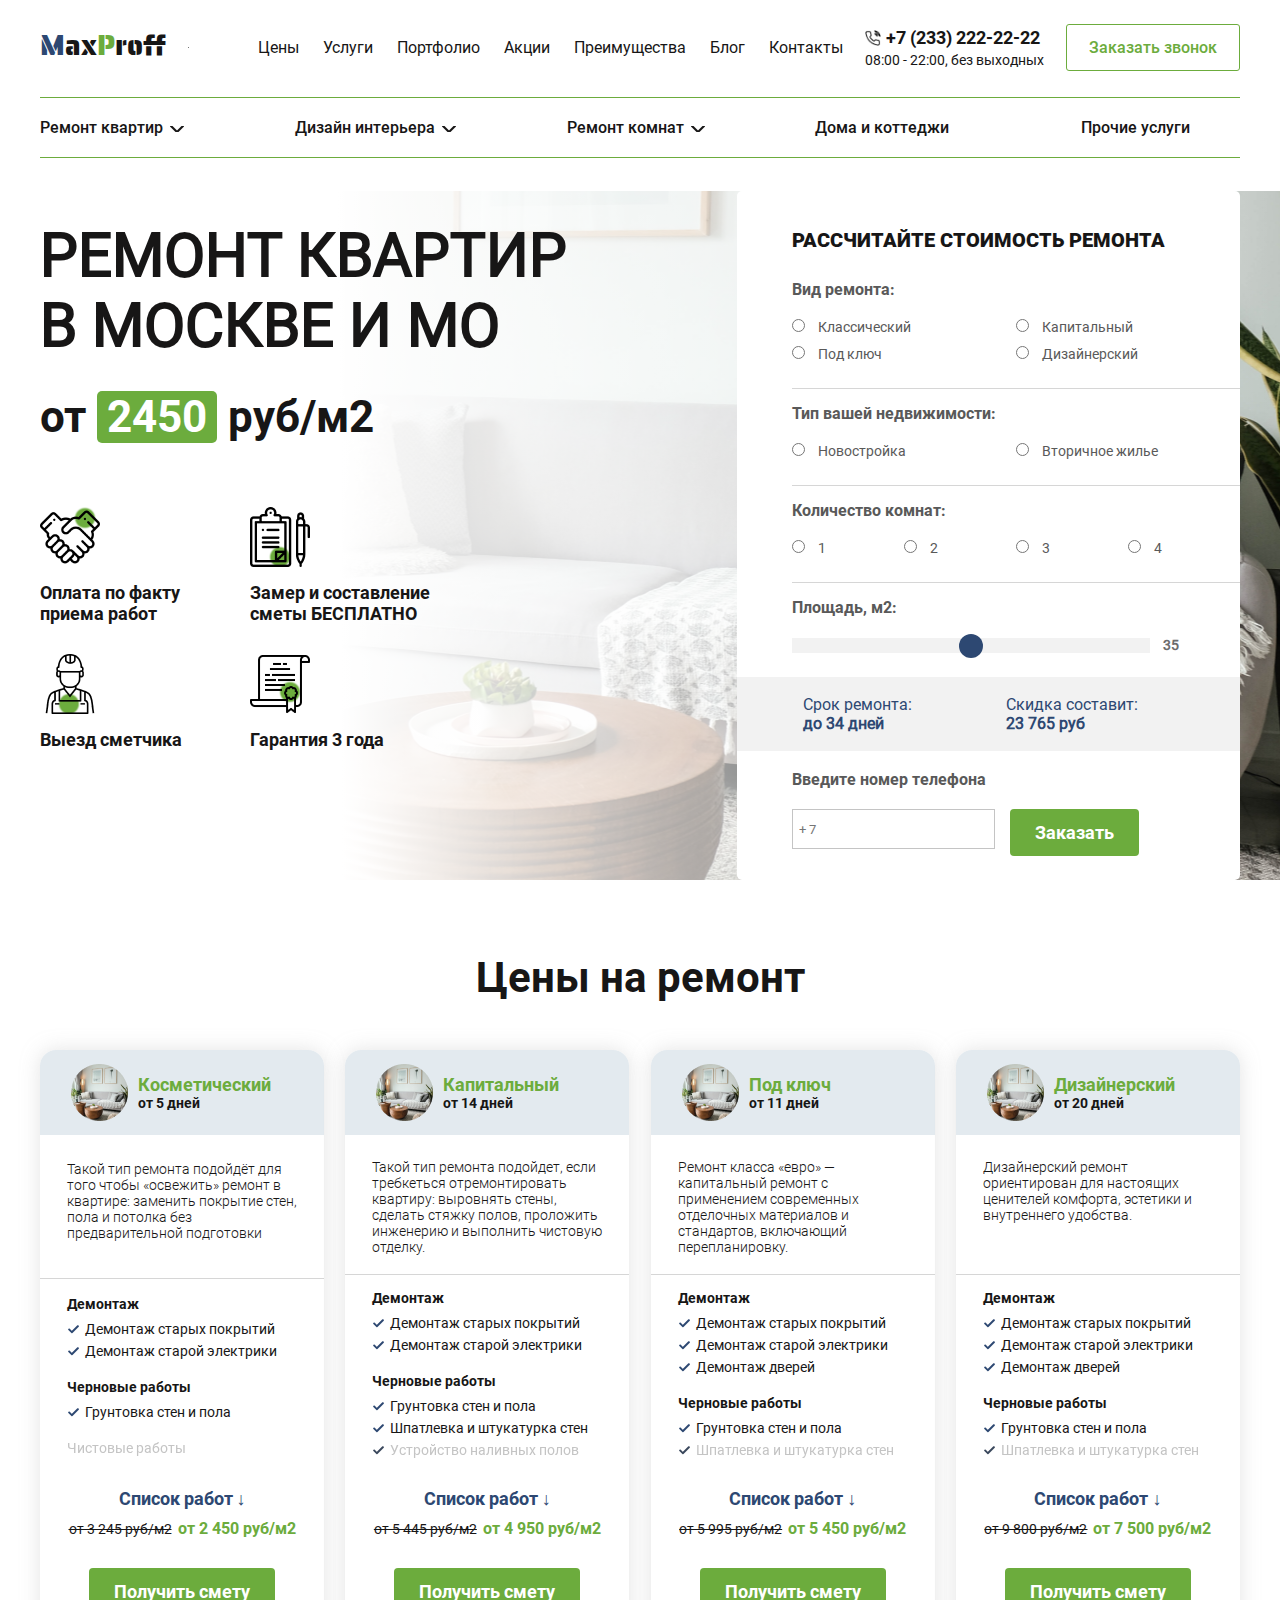
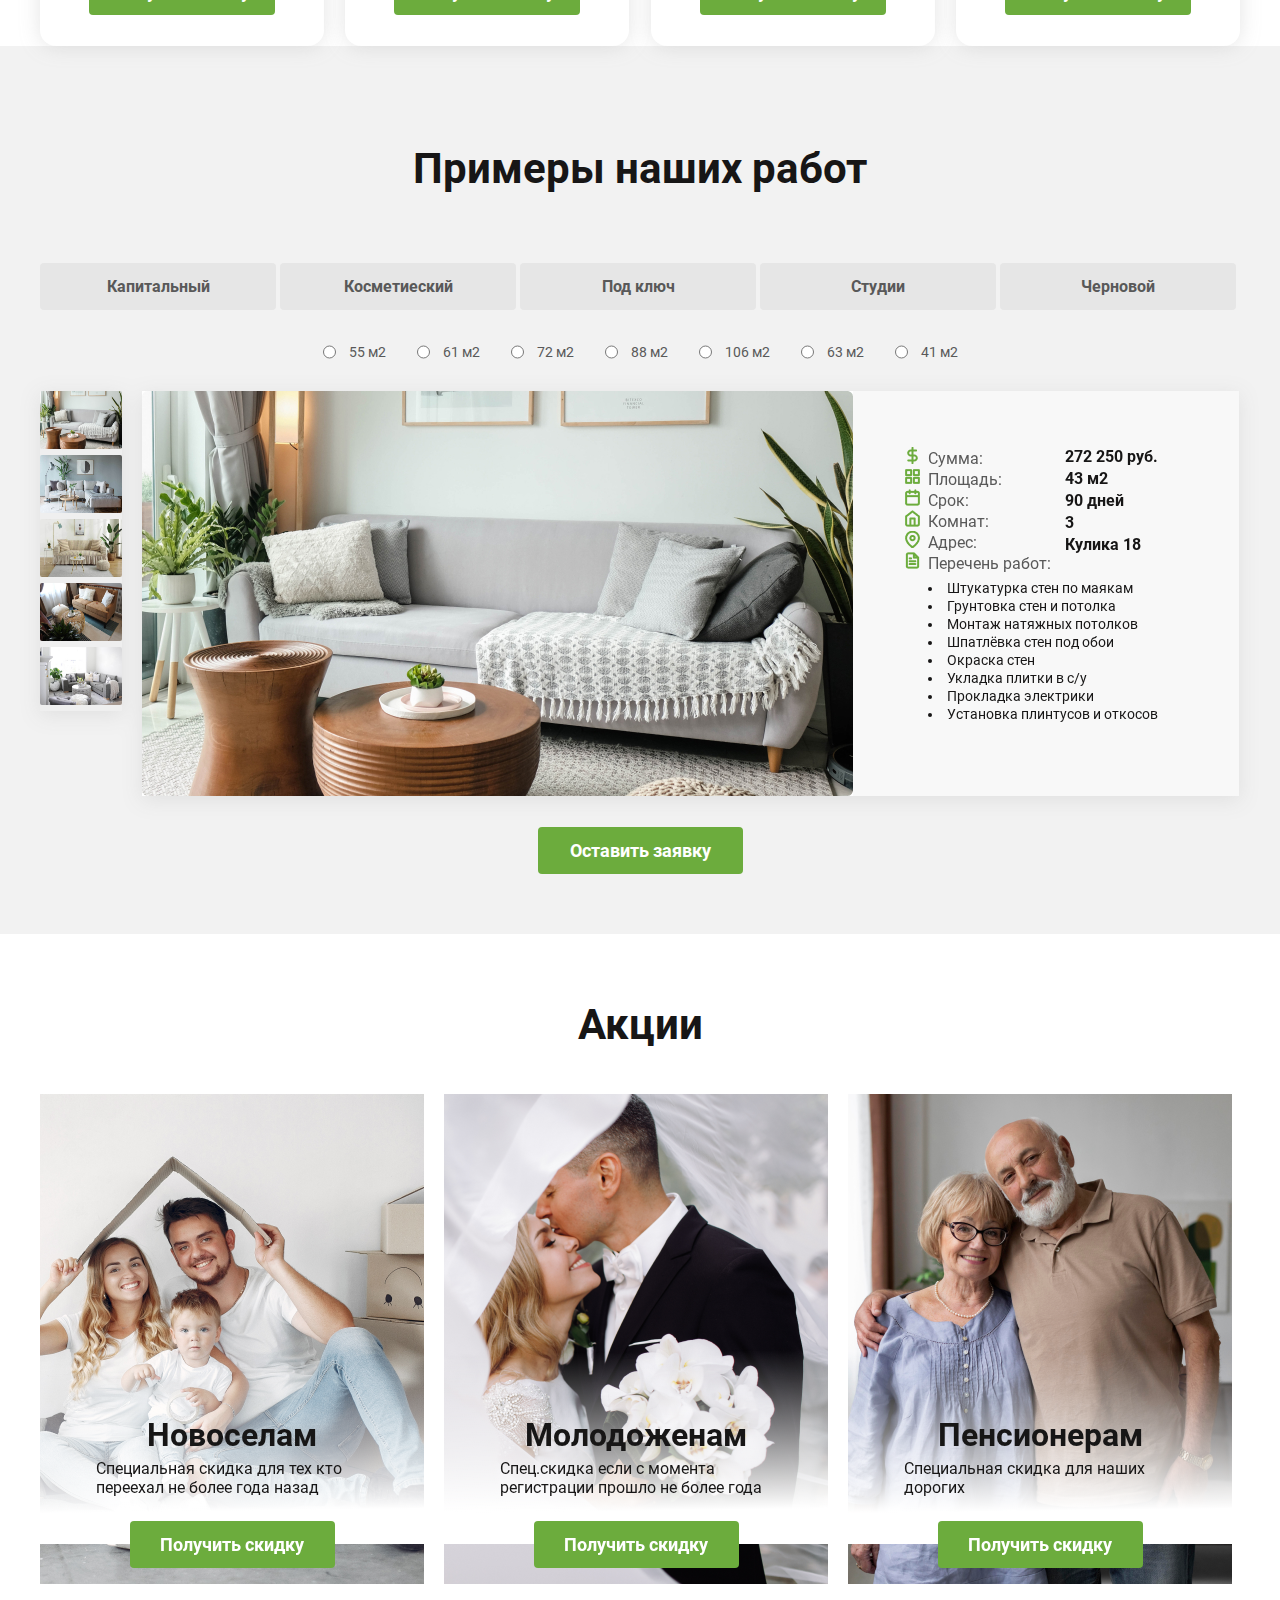
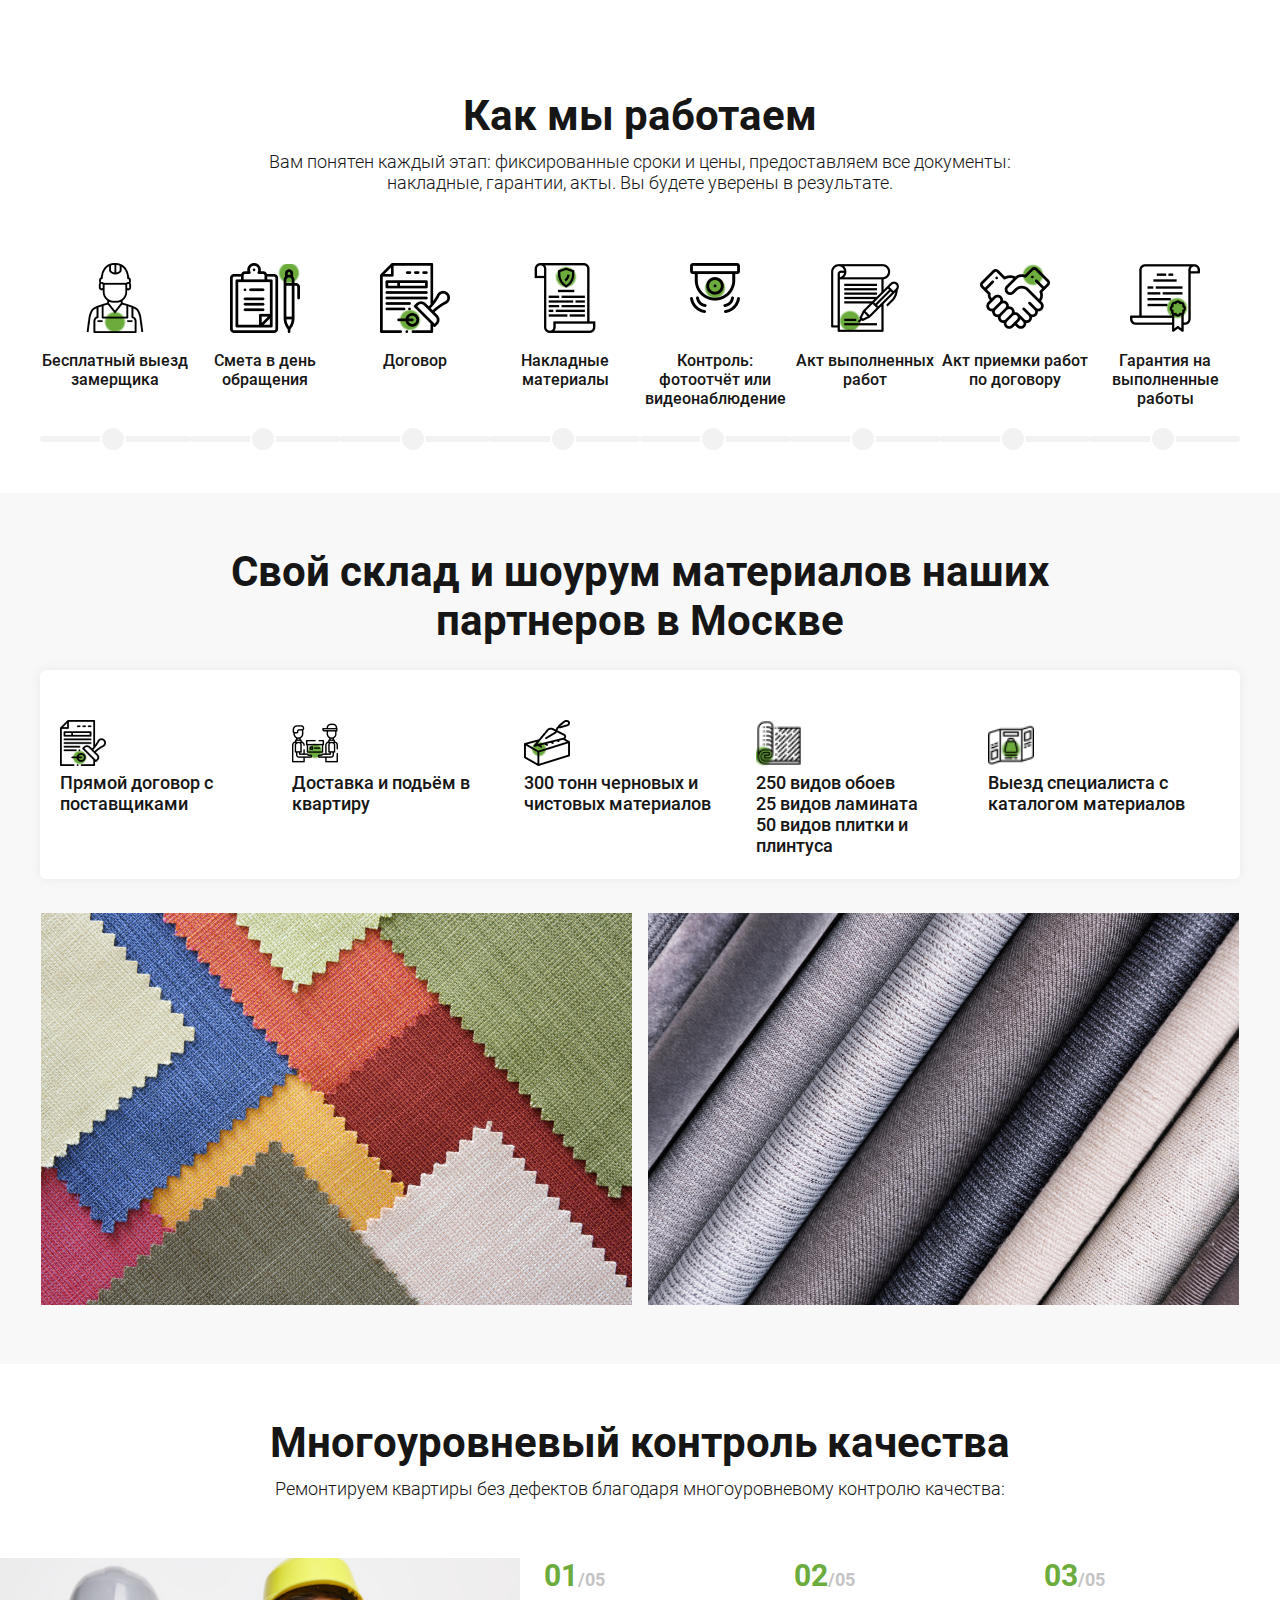
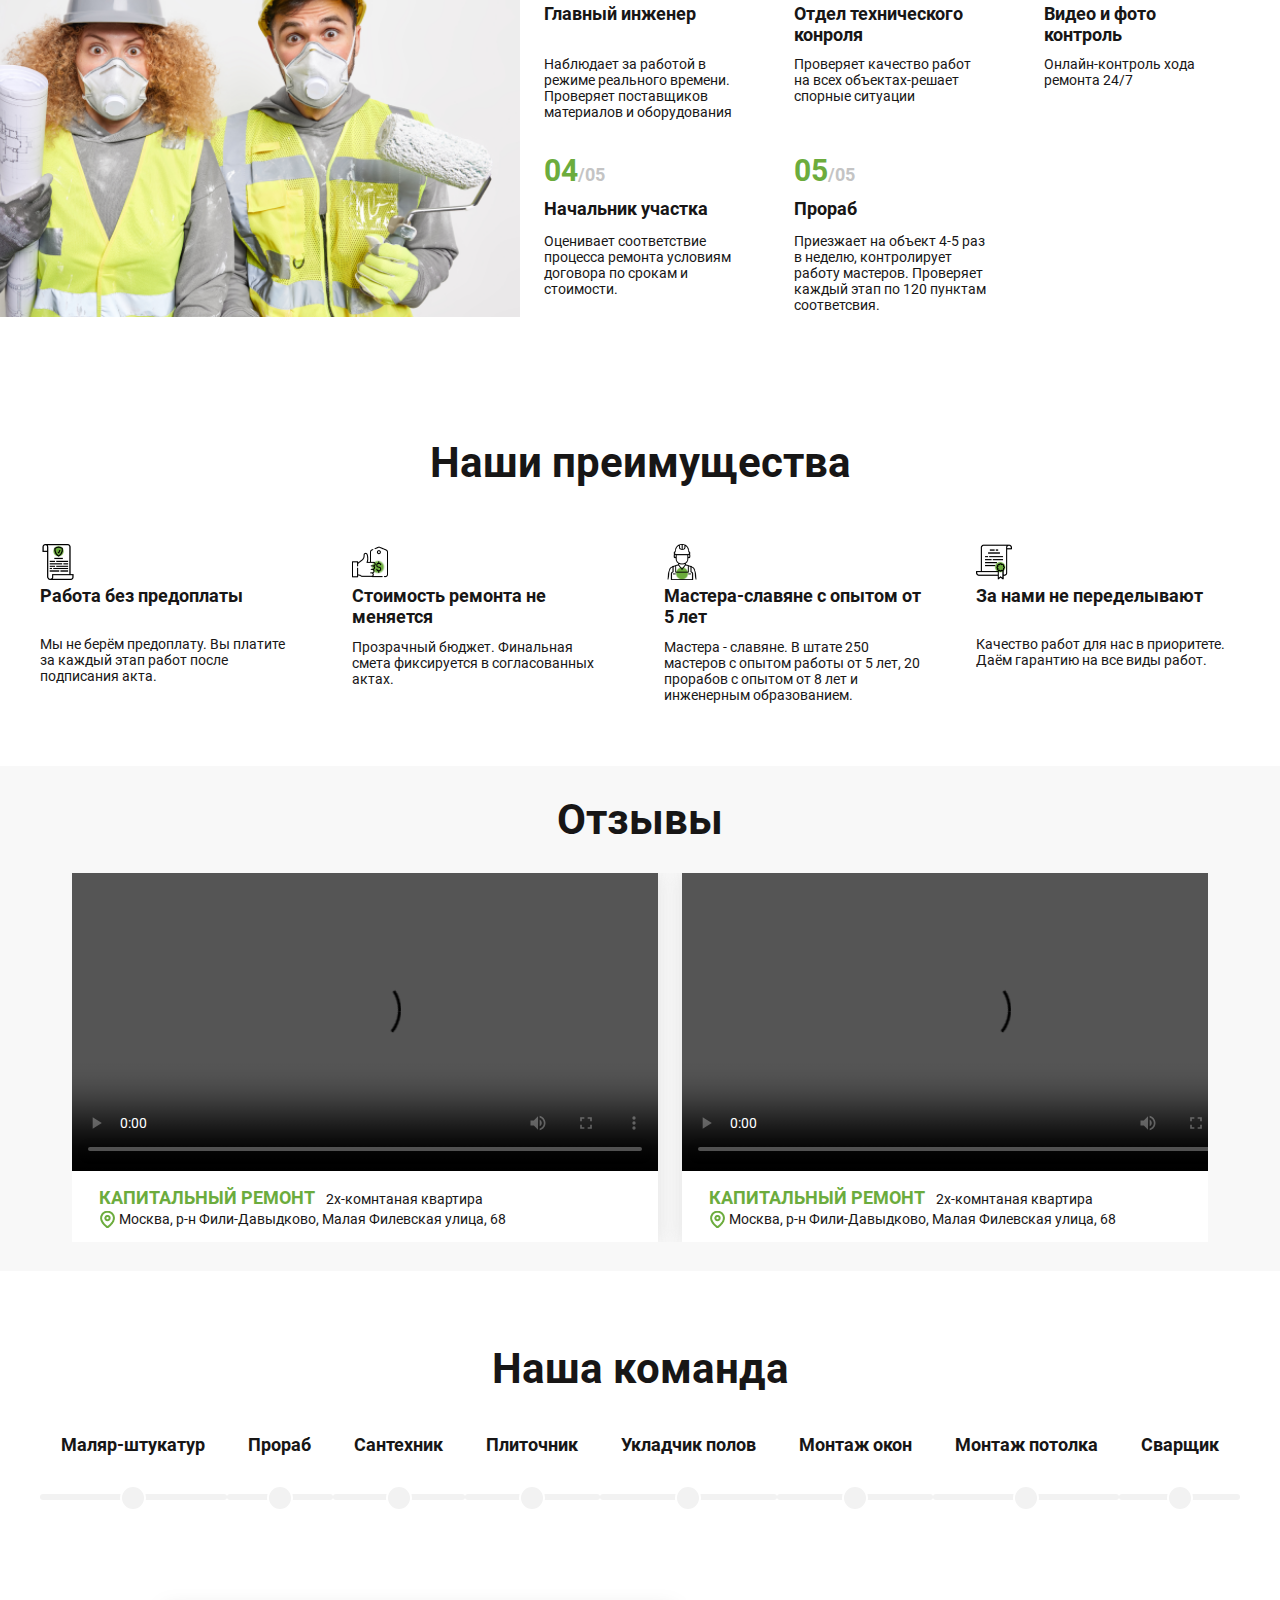
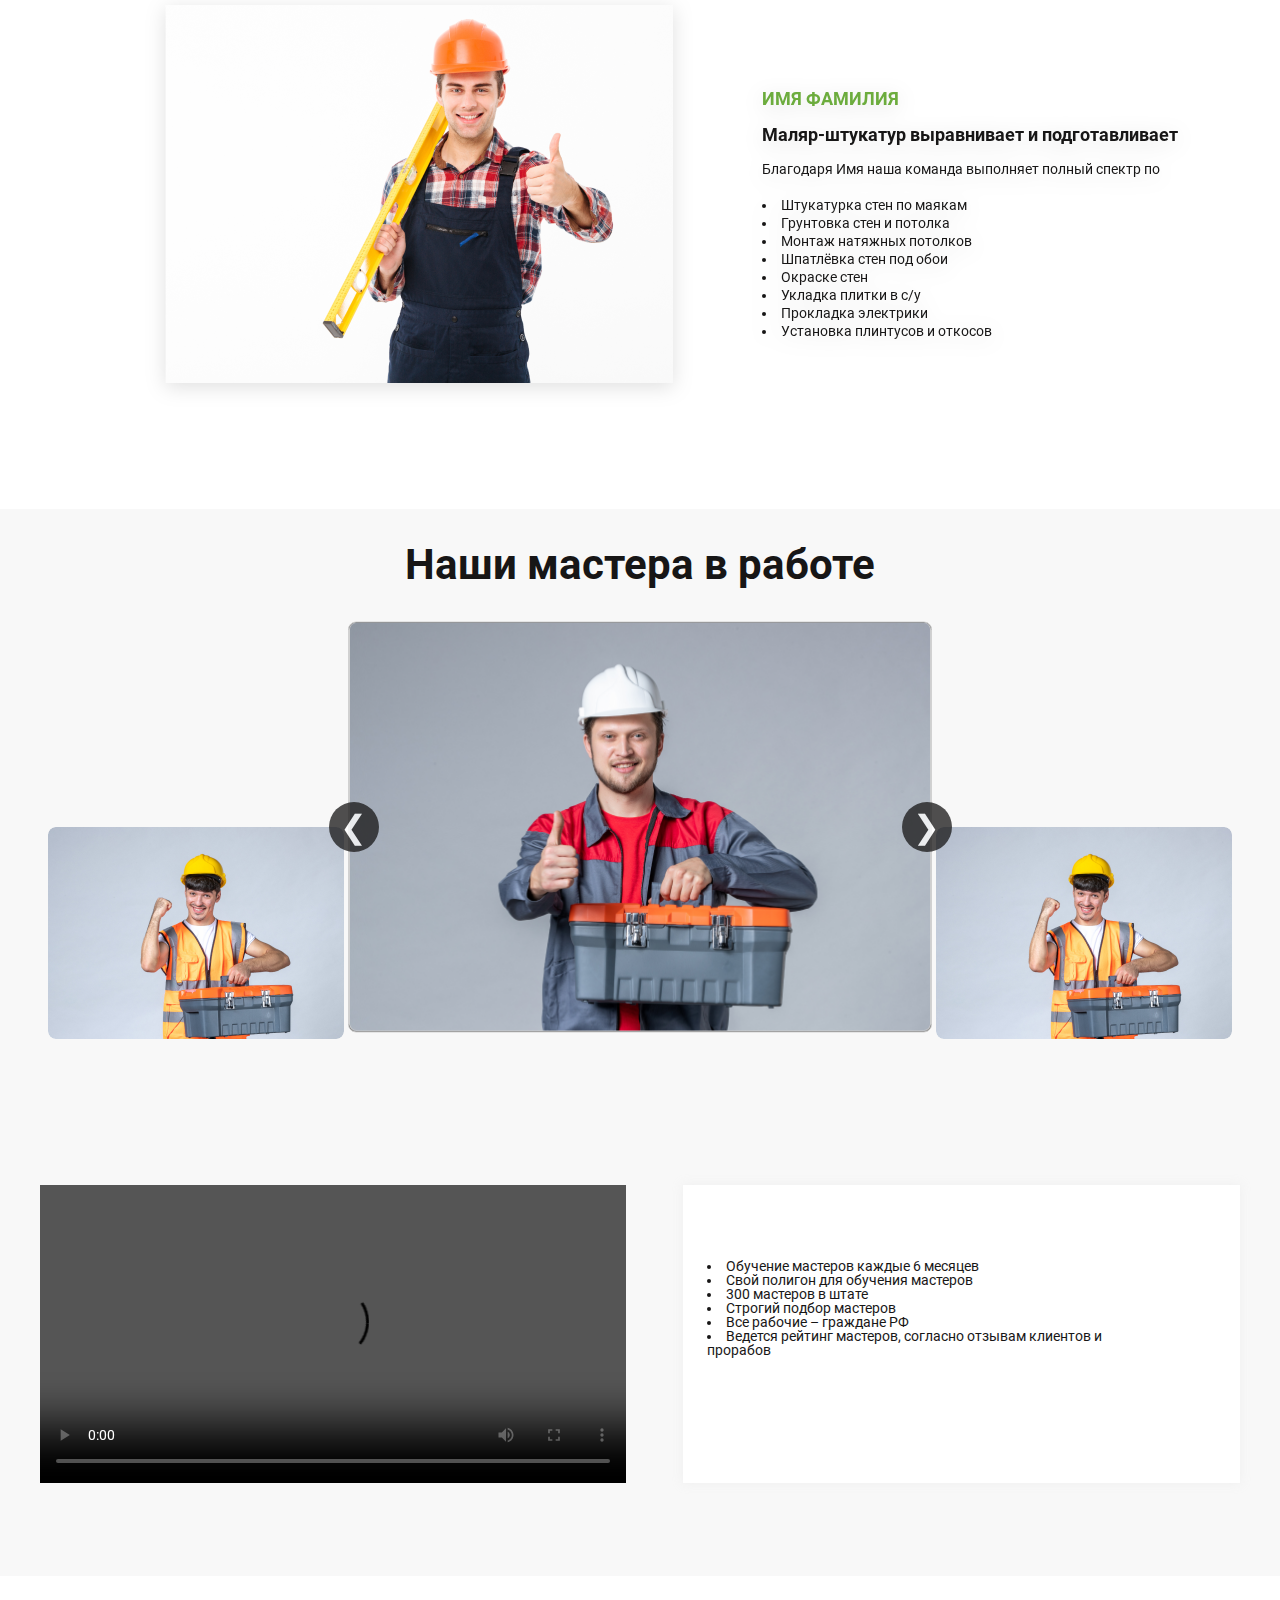
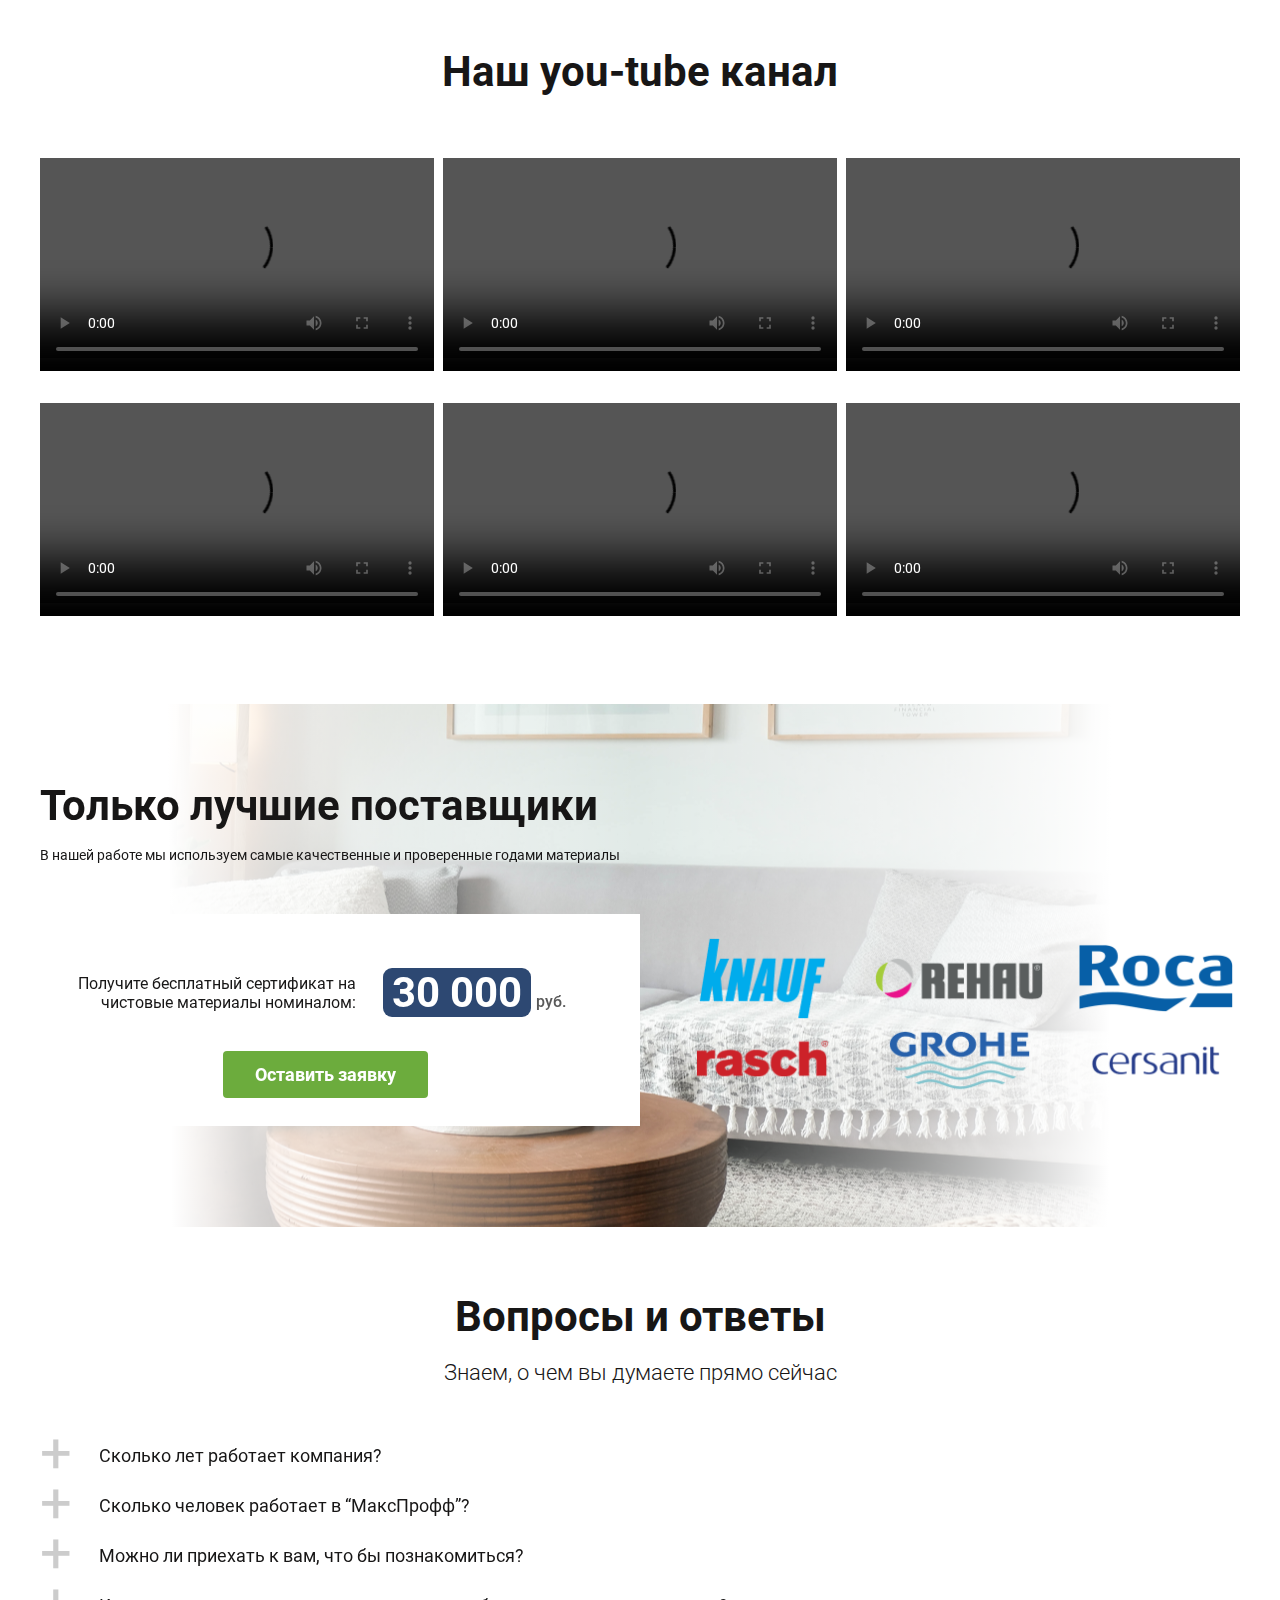
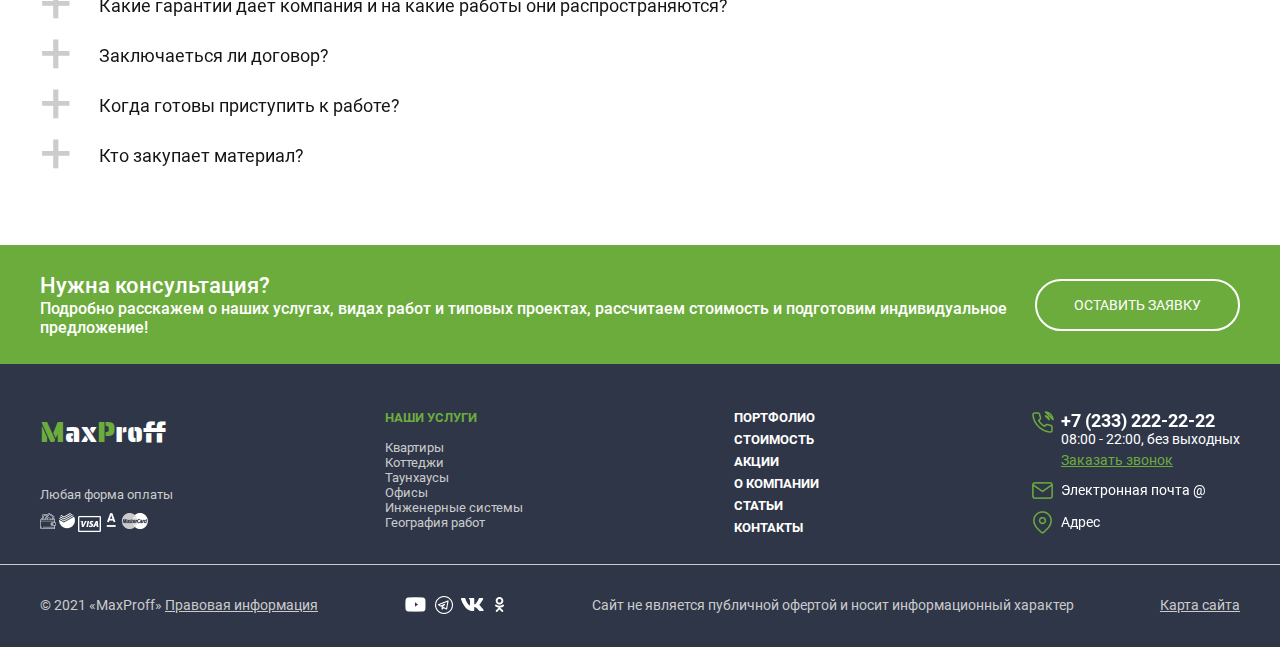
<file: index.html>
<!DOCTYPE html>
<html lang="en">

<head>
    <meta charset="UTF-8">
    <meta http-equiv="X-UA-Compatible" content="IE=edge">
    <meta name="viewport" content="width = device-width, initial-scale = 1.0, minimum-scale = 1.0, maximum-scale = 1.0">
    <meta name="description" content="Ремонт квартир в Москве и МО" />
    <meta name="keywords" content="" />
    <title>Ремонт квартир в Москве и МО</title>
    <link rel="stylesheet" href="css/style.css">
</head>

<body>
    <div class="wrapper">
        <header class="header">
            <div class="header__content">
                <div class="header__menu container">
                    <a href="/index.html" class="header__logo"><span class="header__logo1">M</span>ax<span
                            class="header__logo2">P</span>roff</a>
                    <input class="header__checkbox" type="checkbox" name="" id="">
                    <div class="header__burger">
                        <span class="header__line line-up"></span>
                        <span class="header__line line-middle"></span>
                        <span class="header__line line-down"></span>
                    </div>
                    <nav class="header__list">
                        <li><a href="#offer" class="header__link">Цены</a></li>
                        <li><a href="#desc" class="header__link">Услуги</a></li>
                        <li><a href="#exemples" class="header__link">Портфолио</a></li>
                        <li><a href="#stock" class="header__link">Акции</a></li>
                        <li><a href="#benefits" class="header__link">Преимущества</a></li>
                        <li><a href="#videos" class="header__link">Блог</a></li>
                        <li><a href="#footer" class="header__link">Контакты</a></li>
                    </nav>
                    <div class="header__contact">
                        <a href="telto:+72332222222" class="header__phone">+7 (233) 222-22-22</a>
                        <div class="header__chart">08:00 - 22:00, без выходных</div>
                    </div>
                    <a href="#" class="header__btn js-open-modal" data-modal="1">Заказать звонок</a>
                </div>
                <ul class="header__submenu container">
                    <li><a href="#" class="header__submenu-list">Ремонт квартир</a>
                        <ul class="header__submenu-dropdown">
                            <li><a href="#">Черновой</a></li>
                            <li><a href="#">Косметический</a></li>
                            <li><a href="#">Капитальный</a></li>
                            <li><a href="#">Элитный</a></li>
                            <li><a href="#">В новостройках</a></li>
                            <li><a href="#">Студии</a></li>
                            <li><a href="#">Вторичное жилье</a></li>
                        </ul>
                    </li>
                    <li><a href="#" class="header__submenu-list">Дизайн интерьера</a>
                        <ul class="header__submenu-dropdown">
                            <li><a href="#">Дизайн кухни</a></li>
                            <li><a href="#">Дизайн спальни</a></li>
                            <li><a href="#">Дизайн гостинной</a></li>
                            <li><a href="#">Дизайн детской</a></li>
                            <li><a href="#">Дизайн санузла</a></li>
                            <li><a href="#">Дизайн коридора</a></li>
                            <li><a href="#">Дизайн балкона</a></li>
                        </ul>
                    </li>
                    <li><a href="#" class="header__submenu-list">Ремонт комнат</a>
                        <ul class="header__submenu-dropdown">
                            <li><a href="#">Кухни</a></li>
                            <li><a href="#">Спальни</a></li>
                            <li><a href="#">Гостинная</a></li>
                            <li><a href="#">Детские</a></li>
                            <li><a href="#">Санузлы</a></li>
                            <li><a href="#">Коридоры</a></li>
                            <li><a href="#">Балконы</a></li>
                        </ul>
                    </li>
                    <li><a href="#">Дома и коттеджи</a></li>
                    <li><a href="#">Прочие услуги</a></li>
                </ul>
            </div>
            <div class="header__body">
                <div class="header__main container">
                    <div class="header__hero">
                        <h1 class="header__title">РЕМОНТ КВАРТИР В МОСКВЕ И МО</h1>
                        <div class="header__subtitle">от <span>2450</span> руб/м2</div>
                        <div class="header__advantage">
                            <div class="header__item">
                                <img src="img/advantage1.png" alt="Cooperation">
                                <p>Оплата по факту приема работ</p>
                            </div>
                            <div class="header__item">
                                <img src="img/advantage2.png" alt="Cooperation">
                                <p>Замер и составление сметы БЕСПЛАТНО</p>
                            </div>
                            <div class="header__item">
                                <img src="img/advantage3.png" alt="Cooperation">
                                <p>Выезд сметчика</p>
                            </div>
                            <div class="header__item">
                                <img src="img/advantage4.png" alt="Cooperation">
                                <p>Гарантия 3 года</p>
                            </div>
                        </div>
                    </div>
                    <div class="header__calc">
                        <div class="header__forms-up">
                            <div class="header__calc-title">РАССЧИТАЙТЕ стоимость ремонта</div>
                            <p class="header__form-title">Вид ремонта:</p>
                            <form class="header__form" action="" method="post">
                                <div class="header__form-radio form-repair">
                                    <input class="header__radio" type="radio" name="repair" id="radio-1" value="repair1"
                                        data-price="12000" onchange="repairChecked(this)">
                                    <label class="header__radio-label" for="radio-1">Классический</label>
                                </div>
                                <div class="header__form-radio">
                                    <input class="header__radio" type="radio" name="repair" id="radio-2" value="repair2"
                                        data-price="21000" onchange="repairChecked(this)">
                                    <label class="header__radio-label" for="radio-2">Капитальный</label>
                                </div>
                                <div class="header__form-radio">
                                    <input class="header__radio" type="radio" name="repair" id="radio-3" value="repair3"
                                        data-price="27500" onchange="repairChecked(this)">
                                    <label class="header__radio-label" for="radio-3">Под ключ</label>
                                </div>
                                <div class="header__form-radio">
                                    <input class="header__radio" type="radio" name="repair" id="radio-4" value="repair4"
                                        data-price="31400" onchange="repairChecked(this)">
                                    <label class="header__radio-label" for="radio-4">Дизайнерский</label>
                                </div>
                            </form>
                            <hr class="hr-line">
                            <p class="header__form-title">Тип вашей недвижимости:</p>
                            <form class="header__form" action="" method="post">
                                <div class="header__form-radio">
                                    <input type="radio" name="house" id="" data-p="6000" onchange="repairChecked(this)">
                                    <label for="radio">Новостройка</label>
                                </div>
                                <div class="header__form-radio">
                                    <input type="radio" name="house" id="" data-p="8000" onchange="repairChecked(this)">
                                    <label for="radio">Вторичное жилье</label>
                                </div>
                            </form>
                            <hr class="hr-line">
                            <p class="header__form-title">Количество комнат:</p>
                            <form class="header__form" action="" method="post">
                                <div class="header__form-radio form-room">
                                    <input type="radio" name="room" id="" data-e="8000" onchange="repairChecked(this)">
                                    <label for="radio">1</label>
                                </div>
                                <div class="header__form-radio form-room">
                                    <input type="radio" name="room" id="" data-e="16000" onchange="repairChecked(this)">
                                    <label for="radio">2</label>
                                </div>
                                <div class="header__form-radio form-room">
                                    <input type="radio" name="room" id="" data-e="24000" onchange="repairChecked(this)">
                                    <label for="radio">3</label>
                                </div>
                                <div class="header__form-radio form-room">
                                    <input type="radio" name="room" id="" data-e="30000" onchange="repairChecked(this)">
                                    <label for="radio">4</label>
                                </div>
                            </form>
                            <hr class="hr-line">
                            <p class="header__form-title">Площадь, м2:</p>
                            <form class="header__form-range">
                                <input type="range" name="headerRange" id="headerRange" min="0" max="100" step="1"
                                    oninput='fillRange();'>
                                <label for="range" id="myRange">35</label>
                            </form>
                        </div>
                        <div class="header__form-sum">
                            <p>Срок ремонта:<br>
                                <b>до 34 дней</b>
                            </p>
                            <p>Скидка составит:<br>
                                <b><span class="result" id="result">23 765 руб</span></b>
                            </p>
                        </div>
                        <div class="header__forms-down">
                            <p class="header__form-title">Введите номер телефона</p>
                            <form class="header__form-submit">
                                <input type="phone" name="" id="" placeholder="  + 7">
                                <a href="#" class="header__form-btn btn js-open-modal" data-modal="1" type="submit"
                                    value="submit">Заказать</a>
                            </form>
                        </div>
                    </div>
                </div>
            </div>
        </header>
        <main class="content">
            <section id="offer" class="offer">
                <div class="offer__content container">
                    <h2 class="offer__title title">Цены на ремонт</h2>
                    <div class="offer__container">
                        <div class="offer__item">
                            <div class="offer__head">
                                <img src="img/Offer1.png" alt="Cosmetics">
                                <div class="offer__item-title">
                                    <h3>Косметический</h3>
                                    <p>от 5 дней</p>
                                </div>
                            </div>
                            <div class="offer__text">Такой тип ремонта подойдёт для того чтобы «освежить» ремонт в
                                квартире:
                                заменить покрытие стен, пола и потолка без предварительной подготовки
                            </div>
                            <hr class="hr-line">
                            <div class="offer__info">
                                <p class="offer__info-title">Демонтаж</p>
                                <p class="offer__info-text">Демонтаж старых покрытий</p>
                                <p class="offer__info-text">Демонтаж старой электрики</p>
                                <br>
                                <p class="offer__info-title">Черновые работы</p>
                                <p class="offer__info-text">Грунтовка стен и пола</p>
                                <br>
                                <p class="delete">Чистовые работы</p>
                            </div>
                            <div class="offer__footer">
                                <p class="offer__footer-title">Список работ &darr;</p>
                                <p class="offer__footer-text"><del>от 3 245 руб/м2</del><span>от 2 450 руб/м2</span></p>
                                <a href="#" class="offer__btn btn js-open-modal" data-modal="1">Получить смету</a>
                            </div>
                        </div>
                        <div class="offer__item">
                            <div class="offer__head">
                                <img src="img/Offer1.png" alt="Cosmetics">
                                <div class="offer__item-title">
                                    <h3>Капитальный</h3>
                                    <p>от 14 дней</p>
                                </div>
                            </div>
                            <div class="offer__text">Такой тип ремонта подойдет, если требкеться отремонтировать
                                квартиру:
                                выровнять стены, сделать стяжку полов, проложить инженерию и выполнить чистовую отделку.
                            </div>
                            <hr class="hr-line">
                            <div class="offer__info">
                                <p class="offer__info-title">Демонтаж</p>
                                <p class="offer__info-text">Демонтаж старых покрытий</p>
                                <p class="offer__info-text">Демонтаж старой электрики</p>
                                <br>
                                <p class="offer__info-title">Черновые работы</p>
                                <p class="offer__info-text">Грунтовка стен и пола</p>
                                <p class="offer__info-text">Шпатлевка и штукатурка стен</p>
                                <p class="offer__info-text delete">Устройство наливных полов</p>
                            </div>
                            <div class="offer__footer">
                                <p class="offer__footer-title">Список работ &darr;</p>
                                <p class="offer__footer-text"><del>от 5 445 руб/м2</del><span>от 4 950 руб/м2</span></p>
                                <a href="#" class="offer__btn btn js-open-modal" data-modal="1">Получить смету</a>
                            </div>
                        </div>
                        <div class="offer__item">
                            <div class="offer__head">
                                <img src="img/Offer1.png" alt="Cosmetics">
                                <div class="offer__item-title">
                                    <h3>Под ключ</h3>
                                    <p>от 11 дней</p>
                                </div>
                            </div>
                            <div class="offer__text">Ремонт класса «евро» — капитальный ремонт с применением современных
                                отделочных материалов и стандартов, включающий перепланировку.
                            </div>
                            <hr class="hr-line">
                            <div class="offer__info">
                                <p class="offer__info-title">Демонтаж</p>
                                <p class="offer__info-text">Демонтаж старых покрытий</p>
                                <p class="offer__info-text">Демонтаж старой электрики</p>
                                <p class="offer__info-text">Демонтаж дверей</p>
                                <br>
                                <p class="offer__info-title">Черновые работы</p>
                                <p class="offer__info-text">Грунтовка стен и пола</p>
                                <p class="offer__info-text delete">Шпатлевка и штукатурка стен</p>
                            </div>
                            <div class="offer__footer">
                                <p class="offer__footer-title">Список работ &darr;</p>
                                <p class="offer__footer-text"><del>от 5 995 руб/м2</del><span>от 5 450 руб/м2</span></p>
                                <a href="#" class="offer__btn btn js-open-modal" data-modal="1">Получить смету</a>
                            </div>
                        </div>
                        <div class="offer__item">
                            <div class="offer__head">
                                <img src="img/Offer1.png" alt="Cosmetics">
                                <div class="offer__item-title">
                                    <h3>Дизайнерский</h3>
                                    <p>от 20 дней</p>
                                </div>
                            </div>
                            <div class="offer__text">Дизайнерский ремонт ориентирован для настоящих ценителей комфорта,
                                эстетики и внутреннего удобства.
                            </div>
                            <hr class="hr-line">
                            <div class="offer__info">
                                <p class="offer__info-title">Демонтаж</p>
                                <p class="offer__info-text">Демонтаж старых покрытий</p>
                                <p class="offer__info-text">Демонтаж старой электрики</p>
                                <p class="offer__info-text">Демонтаж дверей</p>
                                <br>
                                <p class="offer__info-title">Черновые работы</p>
                                <p class="offer__info-text">Грунтовка стен и пола</p>
                                <p class="offer__info-text delete">Шпатлевка и штукатурка стен</p>
                            </div>
                            <div class="offer__footer">
                                <p class="offer__footer-title">Список работ &darr;</p>
                                <p class="offer__footer-text"><del>от 9 800 руб/м2</del><span>от 7 500 руб/м2</span></p>
                                <a href="#" class="offer__btn btn js-open-modal" data-modal="1">Получить смету</a>
                            </div>
                        </div>
                    </div>
                </div>
            </section>
            <section id="exemples" class="exemples">
                <div class="exemples__content container">
                    <h2 class="exemples__title title">Примеры наших работ</h2>
                    <div class="tabs">
                        <div class="exemples__list">
                            <button class="exemples__link tabs__btn">Капитальный</button>
                            <button class="exemples__link tabs__btn">Косметиеский</button>
                            <button class="exemples__link tabs__btn">Под ключ</button>
                            <button class="exemples__link tabs__btn">Студии</button>
                            <button class="exemples__link tabs__btn">Черновой</button>
                        </div>
                        <form action="" class="exemples__form">
                            <input type="radio" name="exemples" id="exemples1">
                            <label for="exemples1">55 м2</label>
                            <input type="radio" name="exemples" id="exemples2">
                            <label for="exemples2">61 м2</label>
                            <input type="radio" name="exemples" id="exemples3">
                            <label for="exemples3">72 м2</label>
                            <input type="radio" name="exemples" id="exemples4">
                            <label for="exemples4">88 м2</label>
                            <input type="radio" name="exemples" id="exemples5">
                            <label for="exemples5">106 м2</label>
                            <input type="radio" name="exemples" id="exemples6">
                            <label for="exemples6">63 м2</label>
                            <input type="radio" name="exemples" id="exemples7">
                            <label for="exemples7">41 м2</label>
                        </form>
                        <div class="exemples__body">
                            <div class="exemples__widget">
                                <div id="content-1" class="exemples__item tabs__pane tabs__pane-show">
                                    <div class="exemples__wrapper">
                                        <div class="exemples__posters">
                                            <ul class="exemples__link-aside">
                                                <li><button
                                                        onclick="document.getElementById('content-1-img').src='img/exemple.jpg'">
                                                        <img src="img/exemple.jpg" alt="exemple" class="exemples__link-img">
                                                    </button>
                                                </li>
                                                <li><button
                                                        onclick="document.getElementById('content-1-img').src='img/exemple2.jpg'">
                                                        <img src="img/exemple2.jpg" alt="exemple" class="exemples__link-img">
                                                    </button>
                                                </li>
                                                <li><button
                                                        onclick="document.getElementById('content-1-img').src='img/exemple3.jpg'">
                                                        <img src="img/exemple3.jpg" alt="exemple" class="exemples__link-img">
                                                    </button>
                                                </li>
                                                <li><button
                                                        onclick="document.getElementById('content-1-img').src='img/exemple4.jpg'">
                                                        <img src="img/exemple4.jpg" alt="exemple" class="exemples__link-img">
                                                    </button>
                                                </li>
                                                <li><button
                                                        onclick="document.getElementById('content-1-img').src='img/exemple5.jpg'">
                                                        <img src="img/exemple5.jpg" alt="exemple" class="exemples__link-img">
                                                    </button>
                                                </li>
                                            </ul>
                                            <div class="exemples__wrapper-img">
                                                <img id="content-1-img" src="img/exemple.jpg" alt="exemple"
                                                    class="exemples-img" name="example__img">
                                            </div>
                                        </div>
                                        <div class="exemples__right-block">
                                            <div class="exemples__info">
                                                <ul class="exemples__info-left">
                                                    <li class="info-ico1">Сумма:</li>
                                                    <li class="info-ico2">Площадь:</li>
                                                    <li class="info-ico3">Срок:</li>
                                                    <li class="info-ico4">Комнат:</li>
                                                    <li class="info-ico5">Адрес: </li>
                                                    <li class="info-ico6">Перечень работ:</li>
                                                </ul>
                                                <ul class="exemples__info-right">
                                                    <li>272 250 руб.</li>
                                                    <li>43 м2</li>
                                                    <li>90 дней</li>
                                                    <li>3</li>
                                                    <li>Кулика 18</li>
                                                </ul>
                                            </div>
                                            <ul class="exemples__text">
                                                <li>Штукатурка стен по маякам</li>
                                                <li>Грунтовка стен и потолка</li>
                                                <li>Монтаж натяжных потолков</li>
                                                <li>Шпатлёвка стен под обои</li>
                                                <li>Окраска стен</li>
                                                <li>Укладка плитки в с/у</li>
                                                <li>Прокладка электрики</li>
                                                <li>Установка плинтусов и откосов</li>
                                            </ul>
                                        </div>
                                    </div>
                                </div>
                                <div id="content-2" class="exemples__item tabs__pane">
                                    <div class="exemples__wrapper">
                                        <div class="exemples__posters">
                                            <ul class="exemples__link-aside">
                                                <li><button
                                                        onclick="document.getElementById('content-2-img').src='img/exemple2.jpg'">
                                                        <img src="img/exemple2.jpg" alt="" class="exemples__link-img">
                                                    </button>
                                                </li>
                                                <li><button
                                                        onclick="document.getElementById('content-2-img').src='img/exemple3.jpg'">
                                                        <img src="img/exemple3.jpg" alt="" class="exemples__link-img">
                                                    </button>
                                                </li>
                                                <li><button
                                                        onclick="document.getElementById('content-2-img').src='img/exemple4.jpg'">
                                                        <img src="img/exemple4.jpg" alt="" class="exemples__link-img">
                                                    </button>
                                                </li>
                                                <li><button
                                                        onclick="document.getElementById('content-2-img').src='img/exemple5.jpg'">
                                                        <img src="img/exemple5.jpg" alt="" class="exemples__link-img">
                                                    </button>
                                                </li>
                                                <li><button
                                                        onclick="document.getElementById('content-2-img').src='img/exemple.jpg'">
                                                        <img src="img/exemple.jpg" alt="" class="exemples__link-img">
                                                    </button>
                                                </li>
                                            </ul>
                                            <div class="exemples__wrapper-img">
                                                <img id="content-2-img" src="img/exemple2.jpg" alt="exemple">
                                            </div>
                                        </div>
                                        <div class="exemples__right-block">
                                            <div class="exemples__info">
                                                <ul class="exemples__info-left">
                                                    <li class="info-ico1">Сумма:</li>
                                                    <li class="info-ico2">Площадь:</li>
                                                    <li class="info-ico3">Срок:</li>
                                                    <li class="info-ico4">Комнат:</li>
                                                    <li class="info-ico5">Адрес: </li>
                                                    <li class="info-ico6">Перечень работ:</li>
                                                </ul>
                                                <ul class="exemples__info-right">
                                                    <li>136 200 руб.</li>
                                                    <li>62 м2</li>
                                                    <li>30 дней</li>
                                                    <li>3</li>
                                                    <li>ВДНХ 24</li>
                                                </ul>
                                            </div>
                                            <ul class="exemples__text">
                                                <li>Штукатурка стен по маякам</li>
                                                <li>Грунтовка стен и потолка</li>
                                                <li>Монтаж натяжных потолков</li>
                                                <li>Шпатлёвка стен под обои</li>
                                                <li>Окраска стен</li>
                                                <li>Укладка плитки в с/у</li>
                                                <li>Прокладка электрики</li>
                                                <li>Установка плинтусов и откосов</li>
                                            </ul>
                                        </div>
                                    </div>
                                </div>
                                <div id="content-3" class="exemples__item tabs__pane">
                                    <div class="exemples__wrapper">
                                        <div class="exemples__posters">
                                            <ul class="exemples__link-aside">
                                                <li><button
                                                        onclick="document.getElementById('content-3-img').src='img/exemple3.jpg'">
                                                        <img src="img/exemple3.jpg" alt="exemple" class="exemples__link-img">
                                                    </button>
                                                </li>
                                                <li><button
                                                        onclick="document.getElementById('content-3-img').src='img/exemple4.jpg'">
                                                        <img src="img/exemple4.jpg" alt="exemple" class="exemples__link-img">
                                                    </button>
                                                </li>
                                                <li><button
                                                        onclick="document.getElementById('content-3-img').src='img/exemple5.jpg'">
                                                        <img src="img/exemple5.jpg" alt="exemple" class="exemples__link-img">
                                                    </button>
                                                </li>
                                                <li><button
                                                        onclick="document.getElementById('content-3-img').src='img/exemple.jpg'">
                                                        <img src="img/exemple.jpg" alt="exemple" class="exemples__link-img">
                                                    </button>
                                                </li>
                                                <li><button
                                                        onclick="document.getElementById('content-3-img').src='img/exemple2.jpg'">
                                                        <img src="img/exemple2.jpg" alt="exemple" class="exemples__link-img">
                                                    </button>
                                                </li>
                                            </ul>
                                            <div class="exemples__wrapper-img">
                                                <img id="content-3-img" src="img/exemple3.jpg" alt="exemple">
                                            </div>
                                        </div>
                                        <div class="exemples__right-block">
                                            <div class="exemples__info">
                                                <ul class="exemples__info-left">
                                                    <li class="info-ico1">Сумма:</li>
                                                    <li class="info-ico2">Площадь:</li>
                                                    <li class="info-ico3">Срок:</li>
                                                    <li class="info-ico4">Комнат:</li>
                                                    <li class="info-ico5">Адрес: </li>
                                                    <li class="info-ico6">Перечень работ:</li>
                                                </ul>
                                                <ul class="exemples__info-right">
                                                    <li>314 450 руб.</li>
                                                    <li>56 м2</li>
                                                    <li>70 дней</li>
                                                    <li>3</li>
                                                    <li>Весенняя 6</li>
                                                </ul>
                                            </div>
                                            <ul class="exemples__text">
                                                <li>Штукатурка стен по маякам</li>
                                                <li>Грунтовка стен и потолка</li>
                                                <li>Монтаж натяжных потолков</li>
                                                <li>Шпатлёвка стен под обои</li>
                                                <li>Окраска стен</li>
                                                <li>Укладка плитки в с/у</li>
                                                <li>Прокладка электрики</li>
                                                <li>Установка плинтусов и откосов</li>
                                            </ul>
                                        </div>
                                    </div>
                                </div>
                                <div id="content-4" class="exemples__item tabs__pane">
                                    <div class="exemples__wrapper">
                                        <div class="exemples__posters">
                                            <ul class="exemples__link-aside">
                                                <li><button
                                                        onclick="document.getElementById('content-4-img').src='img/exemple4.jpg'">
                                                        <img src="img/exemple4.jpg" alt="exemple" class="exemples__link-img">
                                                    </button>
                                                </li>
                                                <li><button
                                                        onclick="document.getElementById('content-4-img').src='img/exemple5.jpg'">
                                                        <img src="img/exemple5.jpg" alt="exemple" class="exemples__link-img">
                                                    </button>
                                                </li>
                                                <li><button
                                                        onclick="document.getElementById('content-4-img').src='img/exemple.jpg'">
                                                        <img src="img/exemple.jpg" alt="exemple" class="exemples__link-img">
                                                    </button>
                                                </li>
                                                <li><button
                                                        onclick="document.getElementById('content-4-img').src='img/exemple2.jpg'">
                                                        <img src="img/exemple2.jpg" alt="exemple" class="exemples__link-img">
                                                    </button>
                                                </li>
                                                <li><button
                                                        onclick="document.getElementById('content-4-img').src='img/exemple3.jpg'">
                                                        <img src="img/exemple3.jpg" alt="exemple" class="exemples__link-img">
                                                    </button>
                                                </li>
                                            </ul>
                                            <div class="exemples__wrapper-img">
                                                <img id="content-4-img" src="img/exemple4.jpg" alt="exemple">
                                            </div>
                                        </div>
                                        <div class="exemples__right-block">
                                            <div class="exemples__info">
                                                <ul class="exemples__info-left">
                                                    <li class="info-ico1">Сумма:</li>
                                                    <li class="info-ico2">Площадь:</li>
                                                    <li class="info-ico3">Срок:</li>
                                                    <li class="info-ico4">Комнат:</li>
                                                    <li class="info-ico5">Адрес: </li>
                                                    <li class="info-ico6">Перечень работ:</li>
                                                </ul>
                                                <ul class="exemples__info-right">
                                                    <li>190 500 руб.</li>
                                                    <li>52 м2</li>
                                                    <li>45 дней</li>
                                                    <li>1</li>
                                                    <li>Львова 7</li>
                                                </ul>
                                            </div>
                                            <ul class="exemples__text">
                                                <li>Штукатурка стен по маякам</li>
                                                <li>Грунтовка стен и потолка</li>
                                                <li>Монтаж натяжных потолков</li>
                                                <li>Шпатлёвка стен под обои</li>
                                                <li>Окраска стен</li>
                                                <li>Укладка плитки в с/у</li>
                                                <li>Прокладка электрики</li>
                                                <li>Установка плинтусов и откосов</li>
                                            </ul>
                                        </div>
                                    </div>
                                </div>
                                <div id="content-5" class="exemples__item tabs__pane">
                                    <div class="exemples__wrapper">
                                        <div class="exemples__posters">
                                            <ul class="exemples__link-aside">
                                                <li><button
                                                        onclick="document.getElementById('content-5-img').src='img/exemple5.jpg'">
                                                        <img src="img/exemple5.jpg" alt="exemple" class="exemples__link-img">
                                                    </button>
                                                </li>
                                                <li><button
                                                        onclick="document.getElementById('content-5-img').src='img/exemple.jpg'">
                                                        <img src="img/exemple.jpg" alt="exemple" class="exemples__link-img">
                                                    </button>
                                                </li>
                                                <li><button
                                                        onclick="document.getElementById('content-5-img').src='img/exemple2.jpg'">
                                                        <img src="img/exemple2.jpg" alt="exemple" class="exemples__link-img">
                                                    </button>
                                                </li>
                                                <li><button
                                                        onclick="document.getElementById('content-5-img').src='img/exemple3.jpg'">
                                                        <img src="img/exemple3.jpg" alt="exemple" class="exemples__link-img">
                                                    </button>
                                                </li>
                                                <li><button
                                                        onclick="document.getElementById('content-5-img').src='img/exemple4.jpg'">
                                                        <img src="img/exemple4.jpg" alt="exemple" class="exemples__link-img">
                                                    </button>
                                                </li>
                                            </ul>
                                            <div class="exemples__wrapper-img">
                                                <img id="content-5-img" src="img/exemple5.jpg" alt="exemple">
                                            </div>
                                        </div>
                                        <div class="exemples__right-block">
                                            <div class="exemples__info">
                                                <ul class="exemples__info-left">
                                                    <li class="info-ico1">Сумма:</li>
                                                    <li class="info-ico2">Площадь:</li>
                                                    <li class="info-ico3">Срок:</li>
                                                    <li class="info-ico4">Комнат:</li>
                                                    <li class="info-ico5">Адрес: </li>
                                                    <li class="info-ico6">Перечень работ:</li>
                                                </ul>
                                                <ul class="exemples__info-right">
                                                    <li>145 000 руб.</li>
                                                    <li>42 м2</li>
                                                    <li>30 дней</li>
                                                    <li>2</li>
                                                    <li>Заречье 36</li>
                                                </ul>
                                            </div>
                                            <ul class="exemples__text">
                                                <li>Штукатурка стен по маякам</li>
                                                <li>Грунтовка стен и потолка</li>
                                                <li>Монтаж натяжных потолков</li>
                                                <li>Шпатлёвка стен под обои</li>
                                                <li>Окраска стен</li>
                                                <li>Укладка плитки в с/у</li>
                                                <li>Прокладка электрики</li>
                                                <li>Установка плинтусов и откосов</li>
                                            </ul>
                                        </div>
                                    </div>
                                </div>
                            </div>
                        </div>
                        <a href="#" class="exemples__btn btn js-open-modal" data-modal="1">Оставить заявку</a>
                    </div>
            </section>
            <section id="stock" class="stock">
                <div class="stock__content container">
                    <h2 class="stock__title title">Акции</h2>
                    <div class="stock__body">
                        <div class="stock__item stock__first">
                            <div class="stock__gradient"></div>
                            <h3 class="stock__subtitle">Новоселам</h3>
                            <div class="stock__info">Специальная скидка для тех кто переехал не более года назад</div>
                            <a href="#" class="stock__btn btn js-open-modal" data-modal="1">Получить скидку</a>
                        </div>
                        <div class="stock__item stock__second">
                            <div class="stock__gradient"></div>
                            <h3 class="stock__subtitle">Молодоженам</h3>
                            <div class="stock__info">Спец.скидка если с момента регистрации прошло не более года</div>
                            <a href="#" class="stock__btn btn js-open-modal" data-modal="1">Получить скидку</a>
                        </div>
                        <div class="stock__item stock__third">
                            <div class="stock__gradient"></div>
                            <h3 class="stock__subtitle">Пенсионерам</h3>
                            <div class="stock__info">Специальная скидка для наших дорогих</div>
                            <a href="#" class="stock__btn btn js-open-modal" data-modal="1">Получить скидку</a>
                        </div>
                    </div>
                </div>
            </section>
            <section id="desc" class="desc">
                <div class="desc__content container">
                    <h2 class="desk__title title">Как мы работаем</h2>
                    <div class="desc__subtitle">Вам понятен каждый этап: фиксированные сроки и цены, предоставляем все
                        документы: накладные, гарантии, акты. Вы будете уверены в результате.</div>
                    <div class="desc__body">
                        <div class="desc__items">
                            <div class="desc__item">
                                <div class="desc__info">
                                    <img src="img/builder.png" alt="builder">
                                    <p>Бесплатный выезд замерщика</p>
                                </div>
                                <div class="desc__circle"></div>
                            </div>
                            <div class="desc__item">
                                <div class="desc__info">
                                    <img src="img/consent.png" alt="consent">
                                    <p>Смета в день обращения</p>
                                </div>
                                <div class="desc__circle"></div>
                            </div>
                            <div class="desc__item">
                                <div class="desc__info">
                                    <img src="img/official-documents.png" alt="official-documents">
                                    <p>Договор</p>
                                </div>
                                <div class="desc__circle"></div>
                            </div>
                            <div class="desc__item">
                                <div class="desc__info">
                                    <img src="img/gdpr.png" alt="gdpr">
                                    <p>Накладные материалы</p>
                                </div>
                                <div class="desc__circle"></div>
                            </div>
                        </div>
                        <div class="desc__items">
                            <div class="desc__item">
                                <div class="desc__info">
                                    <img src="img/cctv.png" alt="cctv">
                                    <p>Контроль: фотоотчёт или видеонаблюдение</p>
                                </div>
                                <div class="desc__circle"></div>
                            </div>
                            <div class="desc__item">
                                <div class="desc__info">
                                    <img src="img/contract.png" alt="contract">
                                    <p>Акт выполненных работ</p>
                                </div>
                                <div class="desc__circle"></div>
                            </div>
                            <div class="desc__item">
                                <div class="desc__info">
                                    <img src="img/cooperation.png" alt="cooperation">
                                    <p>Акт приемки работ по договору</p>
                                </div>
                                <div class="desc__circle"></div>
                            </div>
                            <div class="desc__item">
                                <div class="desc__info">
                                    <img src="img/guarantee.png" alt="guarantee">
                                    <p>Гарантия на выполненные работы</p>
                                </div>
                                <div class="desc__circle"></div>
                            </div>
                        </div>
                    </div>
                </div>
            </section>
            <section class="advantage">
                <div class="advantage__content container">
                    <h2 class="advantage__title title">Свой склад и шоурум материалов наших партнеров в Москве</h2>
                    <div class="advantage__body">
                        <div class="advantage__item">
                            <img src="img/official-documents.png" alt="official-documents">
                            <p>Прямой договор с поставщиками</p>
                        </div>
                        <div class="advantage__item">
                            <img src="img/deliver.png" alt="deliver">
                            <p>Доставка и подьём в квартиру</p>
                        </div>
                        <div class="advantage__item">
                            <img src="img/brick.png" alt="brick">
                            <p>300 тонн черновых и чистовых материалов</p>
                        </div>
                        <div class="advantage__item">
                            <img src="img/carpet.png" alt="carpet">
                            <p>250 видов обоев<br> 25 видов ламината<br> 50 видов плитки и плинтуса</p>
                        </div>
                        <div class="advantage__item">
                            <img src="img/brochure.png" alt="brochure">
                            <p>Выезд специалиста с каталогом материалов</p>
                        </div>
                    </div>
                    <div class="advantage__images">
                        <div><img src="img/multi-color-fabric-texture-samples.png" alt="multi color fabric texture">
                        </div>
                        <div><img src="img/pile-textiles-background.png" alt="pile textiles"></div>
                    </div>
                </div>
            </section>
            <section class="quality">
                <div class="quality__content container">
                    <h2 class="quality__title title">Многоуровневый контроль качества</h2>
                    <div class="quality__subtitle">Ремонтируем квартиры без дефектов благодаря многоуровневому контролю
                        качества:</div>
                    <div class="quality__body">
                        <div class="quality__image">
                            <img src="img/industrial-service-shocked-woman-man-workers-safety-uniform-protective-face-mask-hold-building-tools.png"
                                alt="industrial-service-shocked-woman-man-workers-safety-uniform-protective-face-mask-hold-building-tools">
                        </div>
                        <div class="quality__items">
                            <div class="quality__item">
                                <div class="quality__numbers"><span>01</span>/05</div>
                                <div class="quality__capital">Главный инженер</div>
                                <div class="quality__info">Наблюдает за работой в режиме реального времени. Проверяет
                                    поставщиков материалов и оборудования</div>
                            </div>
                            <div class="quality__item">
                                <div class="quality__numbers"><span>02</span>/05</div>
                                <div class="quality__capital">Отдел технического конроля</div>
                                <div class="quality__info">Проверяет качество работ на всех объектах-решает спорные
                                    ситуации
                                </div>
                            </div>
                            <div class="quality__item">
                                <div class="quality__numbers"><span>03</span>/05</div>
                                <div class="quality__capital">Видео и фото контроль</div>
                                <div class="quality__info">Онлайн-контроль хода ремонта 24/7</div>
                            </div>
                            <div class="quality__item">
                                <div class="quality__numbers"><span>04</span>/05</div>
                                <div class="quality__capital quality__height">Начальник участка</div>
                                <div class="quality__info">Оценивает соответствие процесса ремонта условиям договора по
                                    срокам и стоимости.</div>
                            </div>
                            <div class="quality__item">
                                <div class="quality__numbers"><span>05</span>/05</div>
                                <div class="quality__capital quality__height">Прораб</div>
                                <div class="quality__info">Приезжает на объект 4-5 раз в неделю, контролирует работу
                                    мастеров. Проверяет каждый этап по 120 пунктам соответсвия.</div>
                            </div>
                        </div>
                    </div>
                </div>
            </section>
            <section id="benefits" class="benefits">
                <div class="benefits__content container">
                    <h2 class="benefits__title title">Наши преимущества</h2>
                    <div class="benefits__items">
                        <div class="benefits__item">
                            <div>
                                <img src="img/gdpr.png" alt="gdpr">
                                <div class="benefits__subtitle">Работа без предоплаты</div>
                            </div>
                            <div class="benefits__info">Мы не берём предоплату. Вы платите за каждый этап работ после
                                подписания акта.</div>
                        </div>
                        <div class="benefits__item">
                            <div>
                                <img src="img/best-price.png" alt="best-price">
                                <div class="benefits__subtitle">Стоимость ремонта не меняется</div>
                            </div>
                            <div class="benefits__info">Прозрачный бюджет. Финальная смета фиксируется в согласованных
                                актах.</div>
                        </div>
                        <div class="benefits__item">
                            <div>
                                <img src="img/builder2.png" alt="builder2">
                                <div class="benefits__subtitle">Мастера-славяне с опытом от 5 лет</div>
                            </div>
                            <div class="benefits__info">Мастера - славяне. В штате 250 мастеров с опытом работы от 5
                                лет, 20
                                прорабов с опытом от 8 лет и инженерным образованием.</div>
                        </div>
                        <div class="benefits__item">
                            <div>
                                <img src="img/guarantee.png" alt="guarantee">
                                <div class="benefits__subtitle">За нами не переделывают</div>
                            </div>
                            <div class="benefits__info">Качество работ для нас в приоритете. Даём гарантию на все виды
                                работ.</div>
                        </div>
                    </div>
                </div>
            </section>
            <section class="feedback">
                <div class="feedback__content container">
                    <div class="feedback__title title">Отзывы</div>
                    <div class="feedback__body">
                        <div class="feedback__item">
                            <video width="586" height="298" controls poster="img/background-grey.png">
                                <source src="" type='video/mp4; codecs="avc1.42E01E, mp4a.40.2"'>
                            </video>
                            <div class="feedback__block">
                                <h3 class="feedback__subtitle">Капитальный ремонт</h3> <span>2х-комнтаная
                                    квартира</span>
                                <p class="feedback__address">Москва, р-н Фили-Давыдково, Малая Филевская улица, 68</p>
                            </div>
                        </div>
                        <div class="feedback__item">
                            <video width="586" height="298" controls poster="img/background-grey.png">
                                <source src="" type='video/mp4; codecs="avc1.42E01E, mp4a.40.2"'>
                            </video>
                            <div class="feedback__block">
                                <h3 class="feedback__subtitle">Капитальный ремонт</h3> <span>2х-комнтаная
                                    квартира</span>
                                <p class="feedback__address">Москва, р-н Фили-Давыдково, Малая Филевская улица, 68</p>
                            </div>
                        </div>
                        <div class="feedback__item">
                            <video width="586" height="298" controls poster="img/background-grey.png">
                                <source src="" type='video/mp4; codecs="avc1.42E01E, mp4a.40.2"'>
                            </video>
                            <div class="feedback__block">
                                <h3 class="feedback__subtitle">Капитальный ремонт</h3> <span>2х-комнтаная
                                    квартира</span>
                                <p class="feedback__address">Москва, р-н Фили-Давыдково, Малая Филевская улица, 68</p>
                            </div>
                        </div>
                        <div class="feedback__item">
                            <video width="586" height="298" controls poster="img/background-grey.png">
                                <source src="" type='video/mp4; codecs="avc1.42E01E, mp4a.40.2"'>
                            </video>
                            <div class="feedback__block">
                                <h3 class="feedback__subtitle">Капитальный ремонт</h3> <span>2х-комнтаная
                                    квартира</span>
                                <p class="feedback__address">Москва, р-н Фили-Давыдково, Малая Филевская улица, 68</p>
                            </div>
                        </div>
                    </div>
                </div>
            </section>
            <section class="team">
                <div class="team__content teams container">
                    <h2 class="team__title title">Наша команда</h2>
                    <div class="team__header">
                        <div class="team__workers">
                            <button class="teams__btn">
                                <h3>Маляр-штукатур</h3>
                                <div class="team__circle"><span class="team__dots-up"></span></div>
                            </button>
                        </div>
                        <div class="team__workers">
                            <button class="teams__btn">
                                <h3>Прораб</h3>
                                <div class="team__circle"><span class="team__dots-up"></span></div>
                            </button>
                        </div>
                        <div class="team__workers">
                            <button class="teams__btn">
                                <h3>Сантехник</h3>
                                <div class="team__circle"><span class="team__dots-up"></span></div>
                            </button>
                        </div>
                        <div class="team__workers">
                            <button class="teams__btn">
                                <h3>Плиточник</h3>
                                <div class="team__circle"><span class="team__dots-up"></span></div>
                            </button>
                        </div>
                        <div class="team__workers">
                            <button class="teams__btn">
                                <h3>Укладчик полов</h3>
                                <div class="team__circle"><span class="team__dots-up"></span></div>
                            </button>
                        </div>
                        <div class="team__workers">
                            <button class="teams__btn">
                                <h3>Монтаж окон</h3>
                                <div class="team__circle"><span class="team__dots-up"></span></div>
                            </button>
                        </div>
                        <div class="team__workers">
                            <button class="teams__btn">
                                <h3>Монтаж потолка</h3>
                                <div class="team__circle"><span class="team__dots-up"></span></div>
                            </button>
                        </div>
                        <div class="team__workers">
                            <button class="teams__btn">
                                <h3>Сварщик</h3>
                                <div class="team__circle"><span class="team__dots-up"></span></div>
                            </button>
                        </div>
                    </div>
                    <div class="team__tabs">
                        <div class="team__item teams__pane teams__pane-show">
                            <div class="team__wrapper">
                                <div><img src="img/full-length-portrait-confident-young-male-builder.png"
                                        alt="full length portrait confident young male builder"></div>
                                <div class="team__body">
                                    <div class="team__subtitle">Имя Фамилия</div>
                                    <div class="team__info">Маляр-штукатур выравниваeт и подготавливает</div>
                                    <div class="team__text">Благодаря Имя наша команда выполняет полный спектр по
                                        <ul>
                                            <li>Штукатурка стен по маякам</li>
                                            <li>Грунтовка стен и потолка</li>
                                            <li>Монтаж натяжных потолков</li>
                                            <li>Шпатлёвка стен под обои</li>
                                            <li>Окраске стен</li>
                                            <li>Укладка плитки в с/у</li>
                                            <li>Прокладка электрики</li>
                                            <li>Установка плинтусов и откосов</li>
                                        </ul>
                                    </div>
                                </div>
                            </div>
                        </div>
                        <div class="team__item teams__pane">
                            <div class="team__wrapper">
                                <div><img src="img/full-length-portrait-confident-young-male-builder.png"
                                        alt="full length portrait confident young male builder"></div>
                                <div class="team__body">
                                    <div class="team__subtitle">Имя Фамилия</div>
                                    <div class="team__info">Прораб контролирует работу мастеров</div>
                                    <div class="team__text">Благодаря Имя наша команда выполняет полный спектр по
                                        <ul>
                                            <li>Штукатурка стен по маякам</li>
                                            <li>Грунтовка стен и потолка</li>
                                            <li>Монтаж натяжных потолков</li>
                                            <li>Шпатлёвка стен под обои</li>
                                            <li>Окраске стен</li>
                                            <li>Укладка плитки в с/у</li>
                                            <li>Прокладка электрики</li>
                                            <li>Установка плинтусов и откосов</li>
                                        </ul>
                                    </div>
                                </div>
                            </div>
                        </div>
                        <div class="team__item teams__pane">
                            <div class="team__wrapper">
                                <div><img src="img/full-length-portrait-confident-young-male-builder.png"
                                        alt="full length portrait confident young male builder"></div>
                                <div class="team__body">
                                    <div class="team__subtitle">Имя Фамилия</div>
                                    <div class="team__info">Сантехник</div>
                                    <div class="team__text">Благодаря Имя наша команда выполняет полный спектр по
                                        <ul>
                                            <li>Штукатурка стен по маякам</li>
                                            <li>Грунтовка стен и потолка</li>
                                            <li>Монтаж натяжных потолков</li>
                                            <li>Шпатлёвка стен под обои</li>
                                            <li>Окраске стен</li>
                                            <li>Укладка плитки в с/у</li>
                                            <li>Прокладка электрики</li>
                                            <li>Установка плинтусов и откосов</li>
                                        </ul>
                                    </div>
                                </div>
                            </div>
                        </div>
                        <div class="team__item teams__pane">
                            <div class="team__wrapper">
                                <div><img src="img/full-length-portrait-confident-young-male-builder.png"
                                        alt="full length portrait confident young male builder"></div>
                                <div class="team__body">
                                    <div class="team__subtitle">Имя Фамилия</div>
                                    <div class="team__info">Плиточник</div>
                                    <div class="team__text">Благодаря Имя наша команда выполняет полный спектр по
                                        <ul>
                                            <li>Штукатурка стен по маякам</li>
                                            <li>Грунтовка стен и потолка</li>
                                            <li>Монтаж натяжных потолков</li>
                                            <li>Шпатлёвка стен под обои</li>
                                            <li>Окраске стен</li>
                                            <li>Укладка плитки в с/у</li>
                                            <li>Прокладка электрики</li>
                                            <li>Установка плинтусов и откосов</li>
                                        </ul>
                                    </div>
                                </div>
                            </div>
                        </div>
                        <div class="team__item teams__pane">
                            <div class="team__wrapper">
                                <div><img src="img/full-length-portrait-confident-young-male-builder.png"
                                        alt="full length portrait confident young male builder"></div>
                                <div class="team__body">
                                    <div class="team__subtitle">Имя Фамилия</div>
                                    <div class="team__info">Укладчик полов</div>
                                    <div class="team__text">Благодаря Имя наша команда выполняет полный спектр по
                                        <ul>
                                            <li>Штукатурка стен по маякам</li>
                                            <li>Грунтовка стен и потолка</li>
                                            <li>Монтаж натяжных потолков</li>
                                            <li>Шпатлёвка стен под обои</li>
                                            <li>Окраске стен</li>
                                            <li>Укладка плитки в с/у</li>
                                            <li>Прокладка электрики</li>
                                            <li>Установка плинтусов и откосов</li>
                                        </ul>
                                    </div>
                                </div>
                            </div>
                        </div>
                        <div class="team__item teams__pane">
                            <div class="team__wrapper">
                                <div><img src="img/full-length-portrait-confident-young-male-builder.png"
                                        alt="full length portrait confident young male builder"></div>
                                <div class="team__body">
                                    <div class="team__subtitle">Имя Фамилия</div>
                                    <div class="team__info">Монтаж окон</div>
                                    <div class="team__text">Благодаря Имя наша команда выполняет полный спектр по
                                        <ul>
                                            <li>Штукатурка стен по маякам</li>
                                            <li>Грунтовка стен и потолка</li>
                                            <li>Монтаж натяжных потолков</li>
                                            <li>Шпатлёвка стен под обои</li>
                                            <li>Окраске стен</li>
                                            <li>Укладка плитки в с/у</li>
                                            <li>Прокладка электрики</li>
                                            <li>Установка плинтусов и откосов</li>
                                        </ul>
                                    </div>
                                </div>
                            </div>
                        </div>
                        <div class="team__item teams__pane">
                            <div class="team__wrapper">
                                <div><img src="img/full-length-portrait-confident-young-male-builder.png"
                                        alt="full length portrait confident young male builder"></div>
                                <div class="team__body">
                                    <div class="team__subtitle">Имя Фамилия</div>
                                    <div class="team__info">Монтаж потолка</div>
                                    <div class="team__text">Благодаря Имя наша команда выполняет полный спектр по
                                        <ul>
                                            <li>Штукатурка стен по маякам</li>
                                            <li>Грунтовка стен и потолка</li>
                                            <li>Монтаж натяжных потолков</li>
                                            <li>Шпатлёвка стен под обои</li>
                                            <li>Окраске стен</li>
                                            <li>Укладка плитки в с/у</li>
                                            <li>Прокладка электрики</li>
                                            <li>Установка плинтусов и откосов</li>
                                        </ul>
                                    </div>
                                </div>
                            </div>
                        </div>
                        <div class="team__item teams__pane">
                            <div class="team__wrapper">
                                <div><img src="img/full-length-portrait-confident-young-male-builder.png"
                                        alt="full length portrait confident young male builder"></div>
                                <div class="team__body">
                                    <div class="team__subtitle">Имя Фамилия</div>
                                    <div class="team__info">Сварщик</div>
                                    <div class="team__text">Благодаря Имя наша команда выполняет полный спектр по
                                        <ul>
                                            <li>Штукатурка стен по маякам</li>
                                            <li>Грунтовка стен и потолка</li>
                                            <li>Монтаж натяжных потолков</li>
                                            <li>Шпатлёвка стен под обои</li>
                                            <li>Окраске стен</li>
                                            <li>Укладка плитки в с/у</li>
                                            <li>Прокладка электрики</li>
                                            <li>Установка плинтусов и откосов</li>
                                        </ul>
                                    </div>
                                </div>
                            </div>
                        </div>
                    </div>
                </div>
            </section>
            <section class="masters">
                <div class="masters__content container">
                    <div class="masters__title title">Наши мастера в работе</div>
                    <div class="masters__slider">
                        <div class="masters__items">
                            <div class="masters__item active">
                                <img
                                    src="img/front-view-male-builder-uniform-helmet-holding-tool-case-gray-background.png">
                            </div>
                            <div class=" masters__item next">
                                <img src="img/front-view-young-male-worker-with-tool-case-white-background.png">
                            </div>
                            <div class="masters__item">
                                <img
                                    src="img/front-view-male-builder-uniform-helmet-holding-tool-case-gray-background.png">
                            </div>
                            <div class="masters__item">
                                <img src="img/front-view-young-male-worker-with-tool-case-white-background.png">
                            </div>
                            <div class="masters__item prev">
                                <img src="img/front-view-young-male-worker-with-tool-case-white-background.png">
                            </div>
                            <div class="button-container">
                                <div class="masters__button"><span>&#10094;</span></div>
                                <div class="masters__button"><span>&#10095;</span></div>
                            </div>
                        </div>
                    </div>
                    <div class="masters__row">
                        <video controls poster="img/background-grey.png">
                            <source src="" type='video/mp4; codecs="avc1.42E01E, mp4a.40.2"'>
                        </video>
                        <div class="masters__info">
                            <ul>
                                <li>Обучение мастеров каждые 6 месяцев</li>
                                <li>Свой полигон для обучения мастеров</li>
                                <li>300 мастеров в штате</li>
                                <li>Строгий подбор мастеров</li>
                                <li>Все рабочие – граждане РФ</li>
                                <li>Ведется рейтинг мастеров, согласно отзывам клиентов и прорабов</li>
                            </ul>
                        </div>
                    </div>
                </div>
            </section>
            <section id="videos" class="videos">
                <div class="videos__content container">
                    <h2 class="videos__title title">Наш you-tube канал</h2>
                    <div class="videos__body">
                        <video controls poster="img/background-grey.png">
                            <source src="" type='video/mp4; codecs="avc1.42E01E, mp4a.40.2"'>
                        </video>
                        <video controls poster="img/background-grey.png">
                            <source src="" type='video/mp4; codecs="avc1.42E01E, mp4a.40.2"'>
                        </video>
                        <video controls poster="img/background-grey.png">
                            <source src="" type='video/mp4; codecs="avc1.42E01E, mp4a.40.2"'>
                        </video>
                        <video controls poster="img/background-grey.png">
                            <source src="" type='video/mp4; codecs="avc1.42E01E, mp4a.40.2"'>
                        </video>
                        <video controls poster="img/background-grey.png">
                            <source src="" type='video/mp4; codecs="avc1.42E01E, mp4a.40.2"'>
                        </video>
                        <video controls poster="img/background-grey.png">
                            <source src="" type='video/mp4; codecs="avc1.42E01E, mp4a.40.2"'>
                        </video>
                    </div>
                </div>
            </section>
            <section class="providers">
                <div class="providers__wrapper"></div>
                <div class="providers__content container">
                    <h2 class="providers__title title">Только лучшие поставщики</h2>
                    <h3 class="providers__subtitle">В нашей работе мы используем самые качественные и проверенные годами
                        материалы</h3>
                    <div class="providers__row">
                        <div class="providers__cta">
                            <div class="providers__cta-text">
                                <div class="providers__text">Получите бесплатный сертификат на чистовые материалы
                                    номиналом: </div>
                                <div class="providers__price"><span>30 000</span>руб.</div>
                            </div>
                            <a href="#/" class="poviders__btn btn js-open-modal" data-modal="1">Оставить заявку</a>
                        </div>
                        <div class="providers__logos">
                            <div><img src="img/knauf.png" alt="knauf"></div>
                            <div><img src="img/rehau.png" alt="rehau"></div>
                            <div><img src="img/roca.png" alt="roca"></div>
                            <div><img src="img/rasch.png" alt="rasch"></div>
                            <div><img src="img/grohe.png" alt="grohe"></div>
                            <div><img src="img/cersanit.png" alt="cersanit"></div>
                        </div>
                    </div>
                </div>
            </section>
            <section class="questions">
                <div class="questions__content container">
                    <h2 class="questions__title title">Вопросы и ответы</h2>
                    <h3 class="questions__subtitle">Знаем, о чем вы думаете прямо сейчас</h3>
                    <div class="question__lists">
                        <details class="question__list">
                            <summary>Сколько лет работает компания?</summary>
                            <hr>
                            <p>Ответ</p>
                        </details>
                    </div>
                    <div class="question__lists">
                        <details class="question__list">
                            <summary>Сколько человек работает в “МаксПрофф”?</summary>
                            <hr>
                            <p>Ответ</p>
                        </details>
                    </div>
                    <div class="question__lists">
                        <details class="question__list">
                            <summary>Можно ли приехать к вам, что бы познакомиться?</summary>
                            <hr>
                            <p>Конечно! Будем рады видеть Вас в офисе по адресу:</p>
                        </details>
                    </div>
                    <div class="question__lists">
                        <details class="question__list">
                            <summary>Какие гарантии дает компания и на какие работы они распространяются?</summary>
                            <hr>
                            <p>Ответ</p>
                        </details>
                    </div>
                    <div class="question__lists">
                        <details class="question__list">
                            <summary>Заключаеться ли договор?</summary>
                            <hr>
                            <p>Ответ</p>
                        </details>
                    </div>
                    <div class="question__lists">
                        <details class="question__list">
                            <summary>Когда готовы приступить к работе?</summary>
                            <hr>
                            <p>Ответ</p>
                        </details>
                    </div>
                    <div class="question__lists">
                        <details class="question__list">
                            <summary>Кто закупает материал?</summary>
                            <hr>
                            <p>Ответ</p>
                        </details>
                    </div>
                </div>
            </section>
            <section class="cta">
                <div class="cta__content container">
                    <div class="cta__text">
                        <h2>Нужна консультация?</h2>
                        <p>Подробно расскажем о наших услугах, видах работ и типовых проектах, рассчитаем стоимость и
                            подготовим
                            индивидуальное предложение!</p>
                    </div>
                    <a href="#/" class="cta-btn js-open-modal" data-modal="1">Оставить заявку</a>
                </div>
            </section>
            <div class="modal" data-modal="1">
                <div class="modal__close js-modal-close">&times;</div>
                <h2 class="modal__title title">Контактная форма</h2>
                <form action="" class="modal__body">
                    <input type="text" name="" id="" placeholder="Ваше имя...">
                    <input type="tel" name="" id="" placeholder="Ваш телефон...">
                    <input type="email" name="" id="" placeholder="Ваш email...">
                </form>
                <a href="#" class="modal__btn btn">Оставить заявку</a>
                <p class="modal__text">Нажимая на кнопку, вы соглашаетесь с нашей политикой конфиденциальности.</p>
            </div>
            <div class="overlay js-overlay-modal"></div>
        </main>
        <footer id="footer" class="footer">
            <div class="footer__row container">
                <div class="footer__column">
                    <a href="/index.html" class="footer__logo"><span>M</span>ax<span>P</span>roff</a>
                    <div class="footer__pay">
                        <p>Любая форма оплаты</p>
                        <div class="footer__payments">
                            <img src="img/logo-wallet.png" alt="wallet">
                            <img src="img/logo-sberbank.png" alt="sberbank">
                            <img src="img/logo-visa.png" alt="visa">
                            <img src="img/logo-alfa-bank-logo.png" alt="alfa-bank-logo">
                            <img src="img/logo-master-card.png" alt="master-card">
                        </div>
                    </div>
                </div>
                <div class="footer__services">
                    <h3>Наши услуги</h3>
                    <ul>
                        <li><a href="#">Квартиры</a></li>
                        <li><a href="#">Коттеджи</a></li>
                        <li><a href="#">Таунхаусы</a></li>
                        <li><a href="#">Офисы</a></li>
                        <li><a href="#">Инженерные системы</a></li>
                        <li><a href="#">География работ</a></li>
                    </ul>
                </div>
                <ul class="footer__menu">
                    <li><a href="#exemples">Портфолио</a></li>
                    <li><a href="#offer">Стоимость</a></li>
                    <li><a href="#stock">Акции</a></li>
                    <li><a href="#team">О компании</a></li>
                    <li><a href="#feedback">Статьи</a></li>
                    <li><a href="#footer">Контакты</a></li>
                </ul>
                <ul class="footer__contacts">
                    <li class="footer__phone"><a href="telto:+72332222222">+7 (233) 222-22-22</a></li>
                    <li><a href="#">08:00 - 22:00, без выходных</a></li>
                    <li><a href="#"><u>Заказать звонок</u></a></li>
                    <li class="footer__email"><a href="mailto:">Электронная почта @</a></li>
                    <li class="footer__address"><a href="#">Адрес</a></li>
                </ul>
            </div>
            <hr class="footer__hr">
            <div class="footer__bottom container">
                <div class="footer__item">&copy; 2021 «MaxProff» <a href="#">Правовая информация</a></div>
                <div class="footer__item footer__social"><img src="img/youtube.png" alt="youtube"><img
                        src="img/telegram.png" alt=""><img src="img/vk.png" alt="telegram"><img
                        src="img/odnoklassniki.png" alt="odnoklassniki">
                </div>
                <div class="footer__item">Сайт не является публичной офертой и носит информационный характер</div>
                <div class="footer__item"><a href="#">Карта сайта</a></div>
            </div>
        </footer>
        </p>
        <script src="js/script.js"></script>
</body>

</html>
</file>
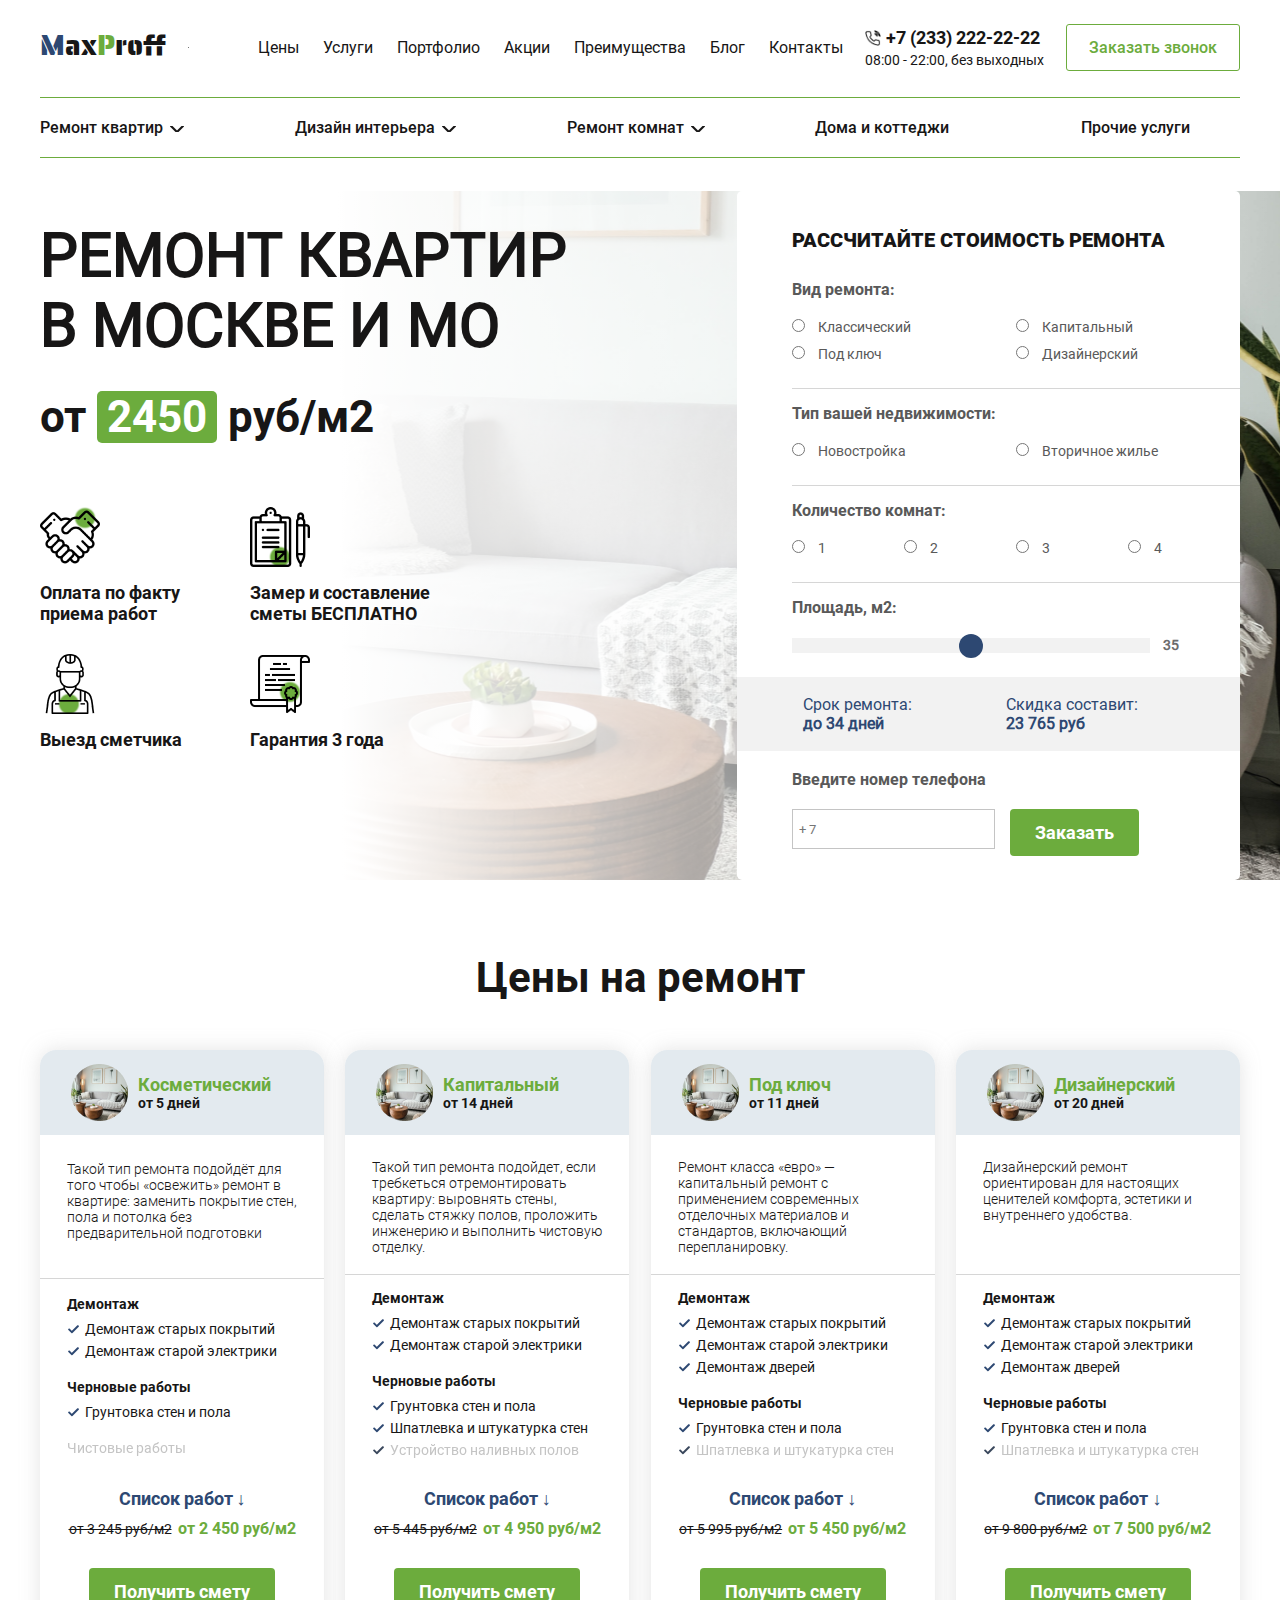
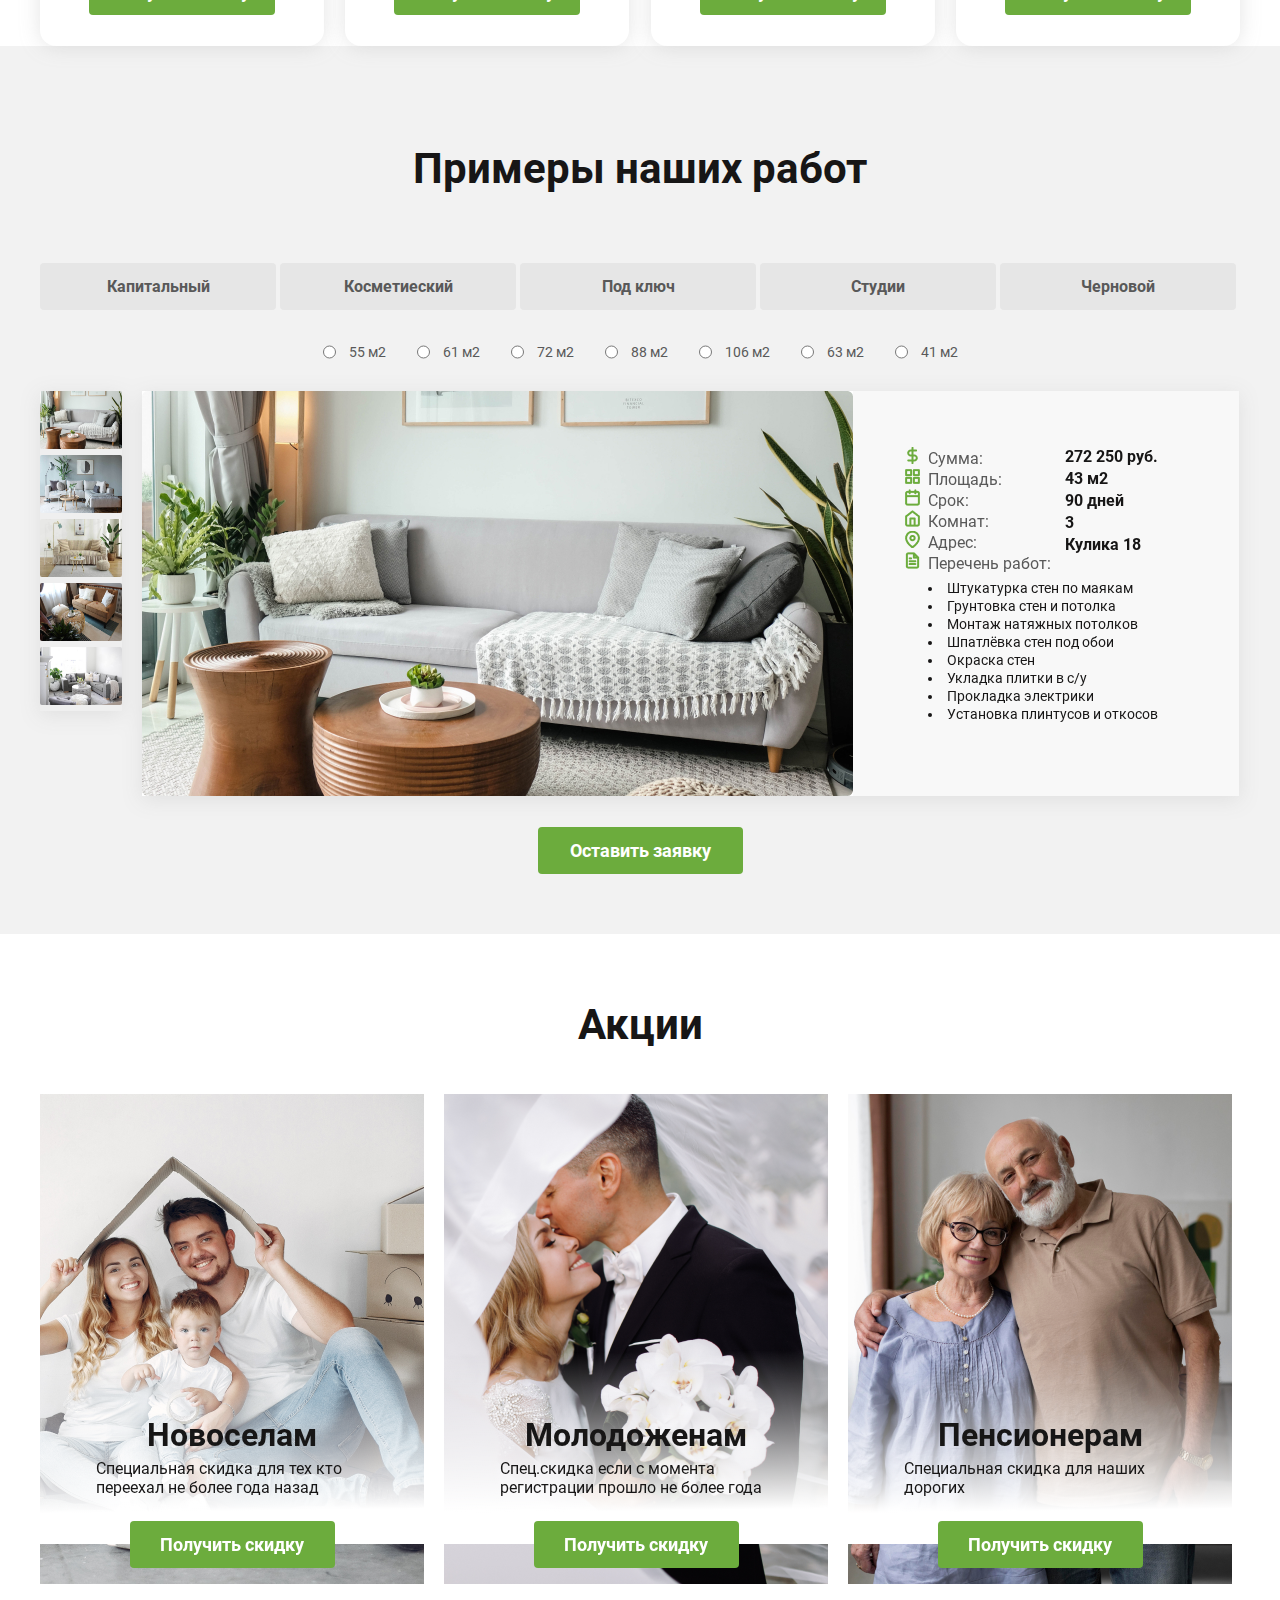
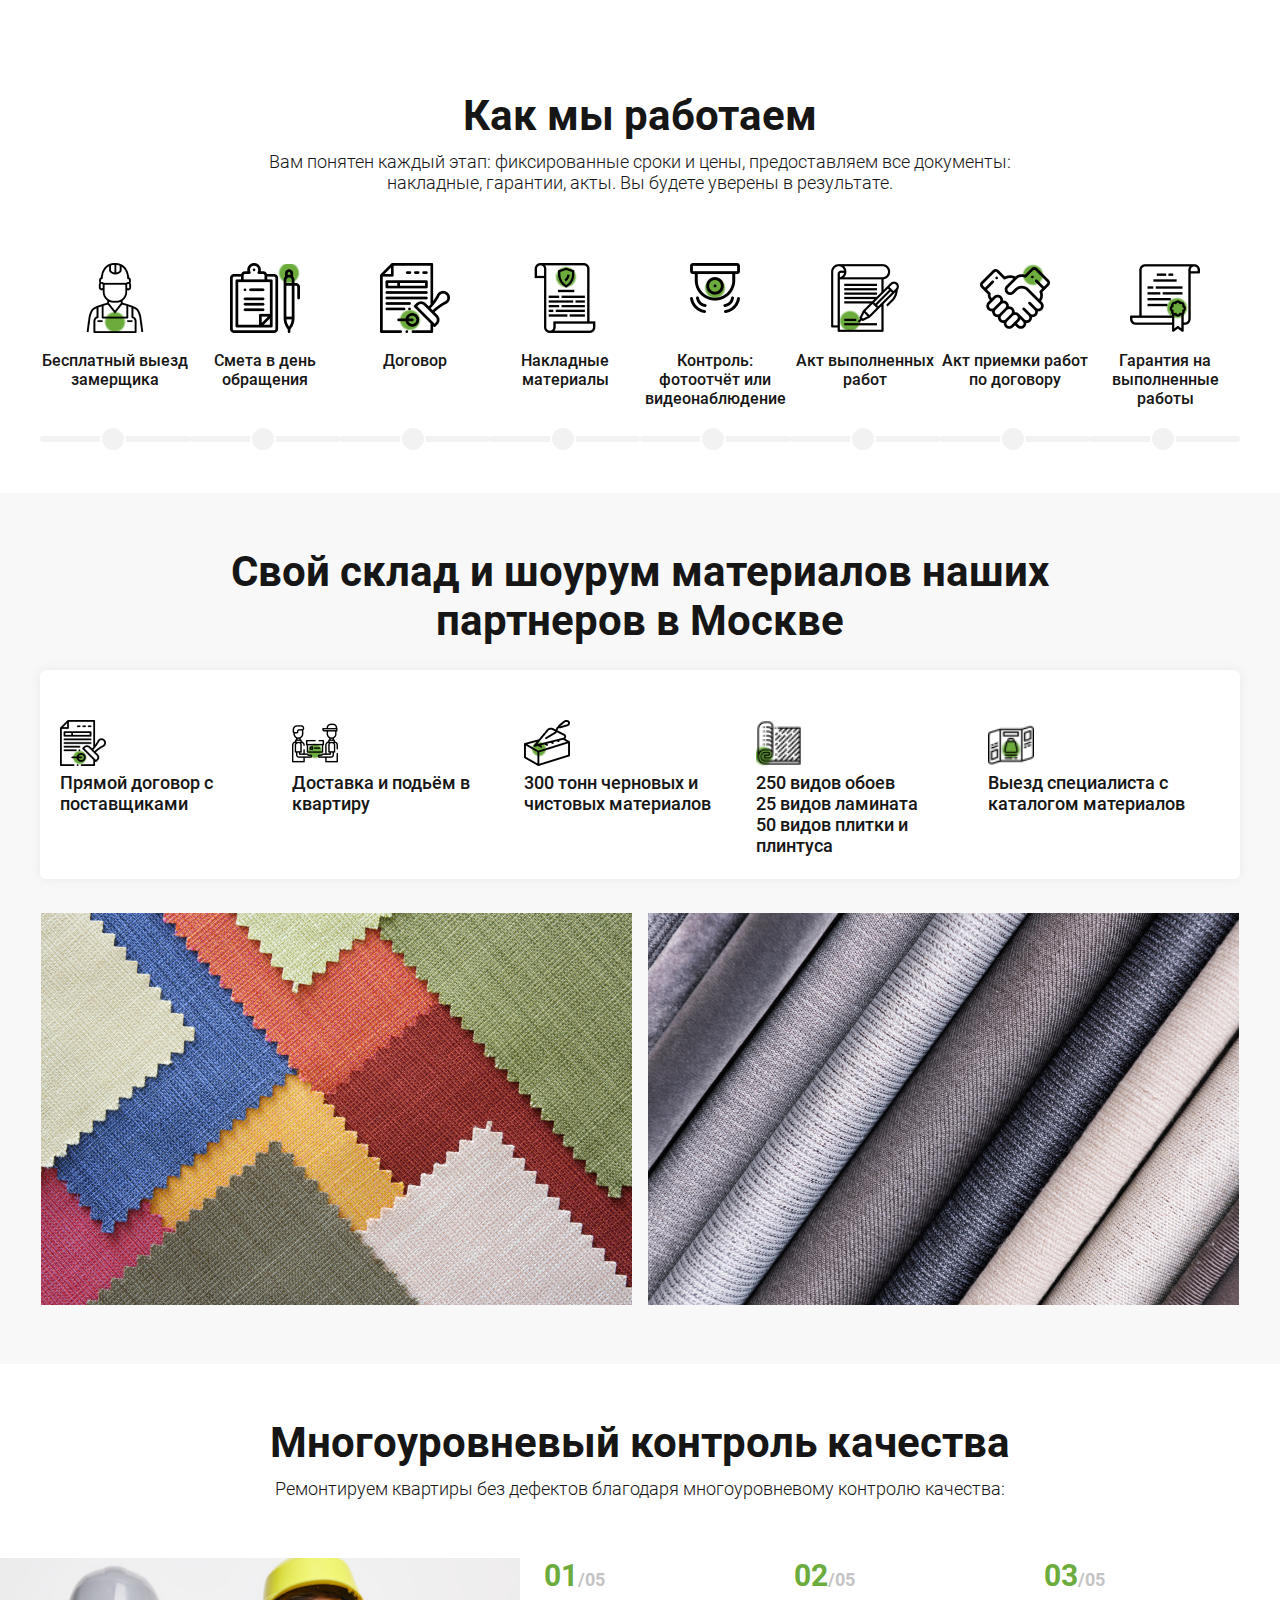
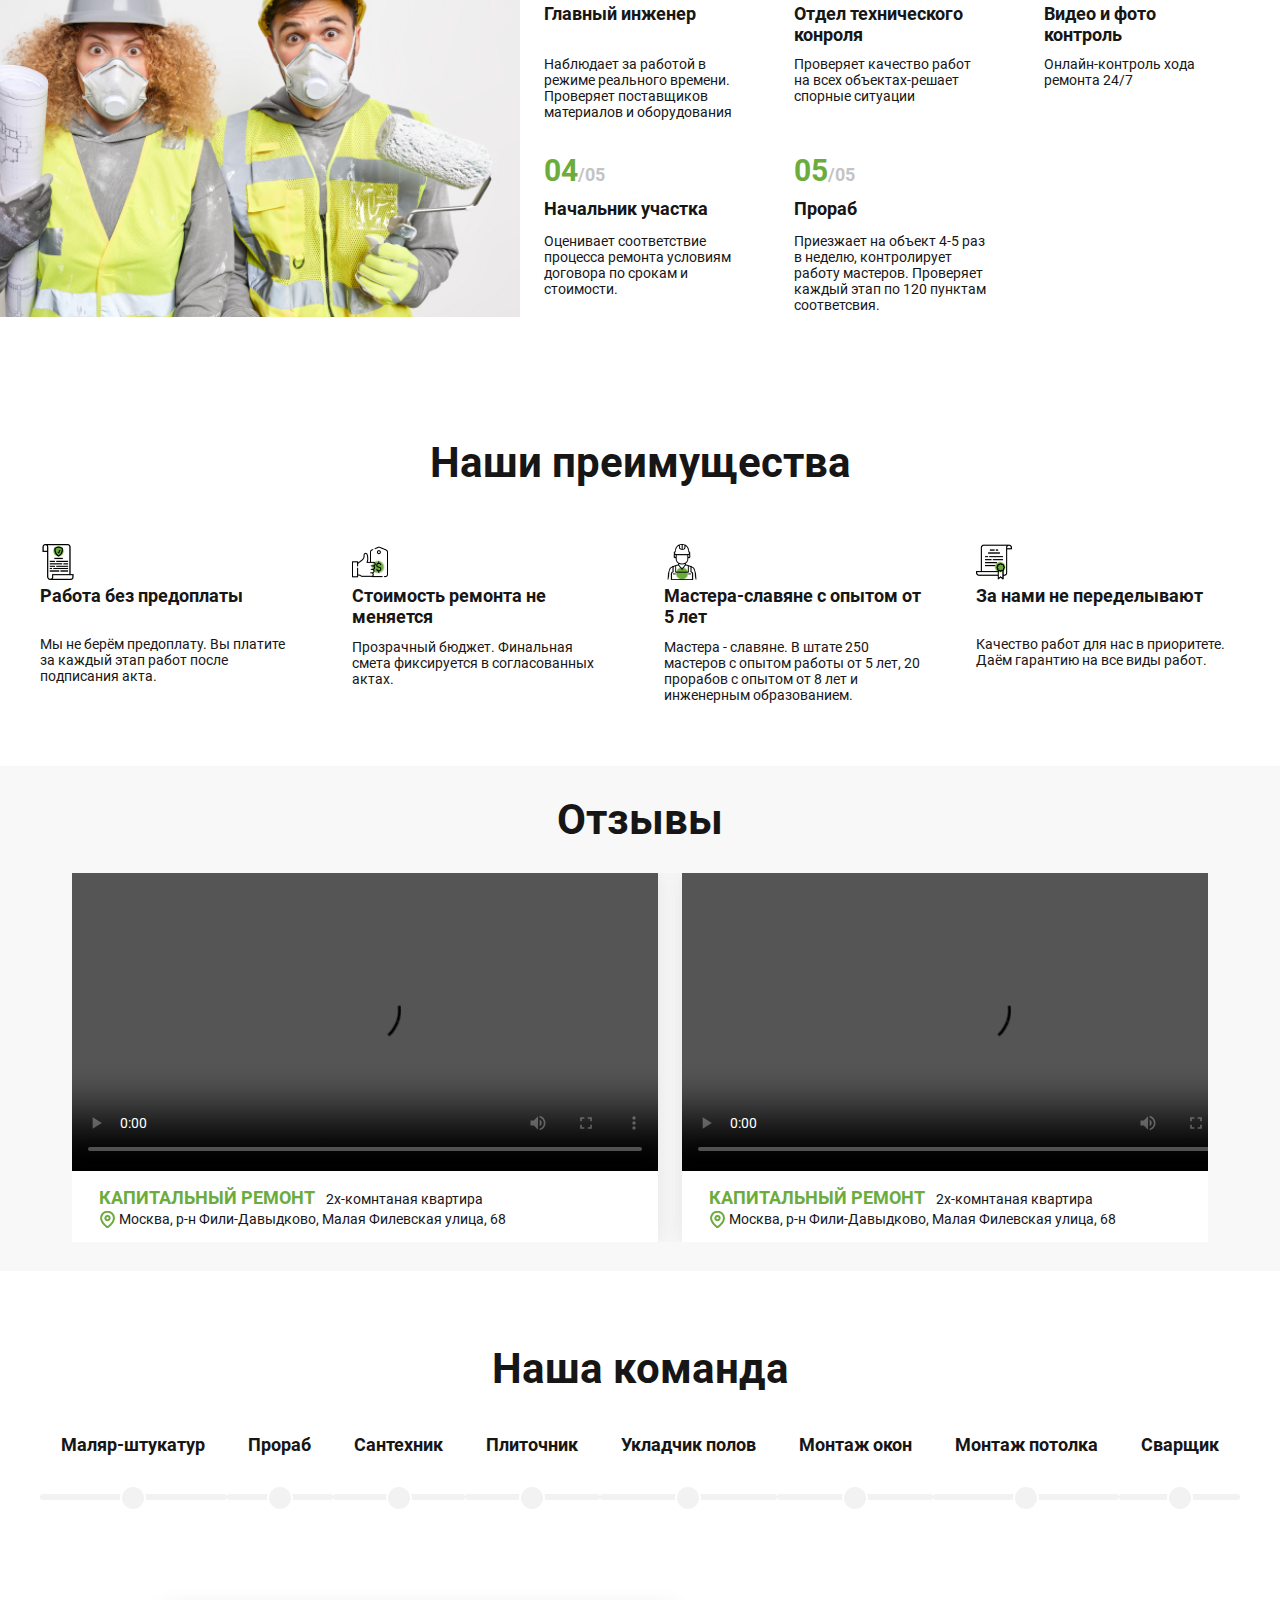
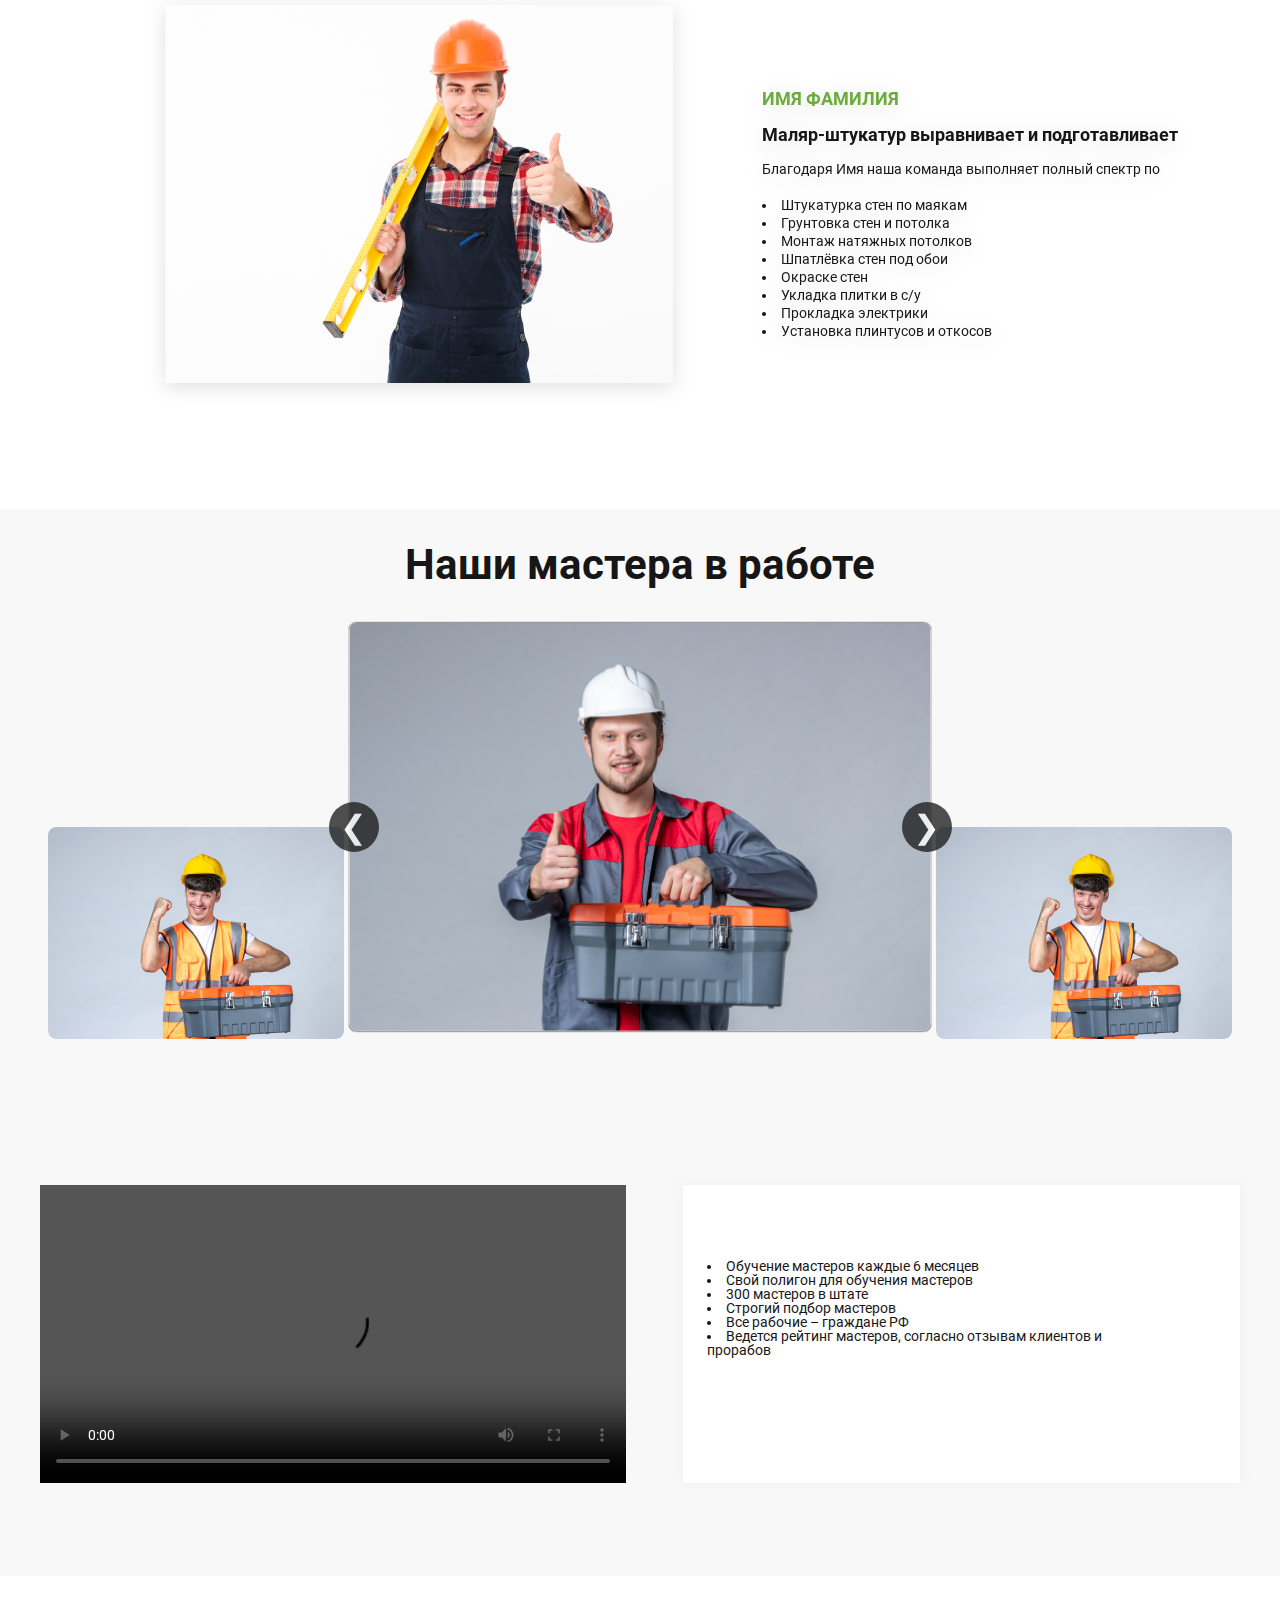
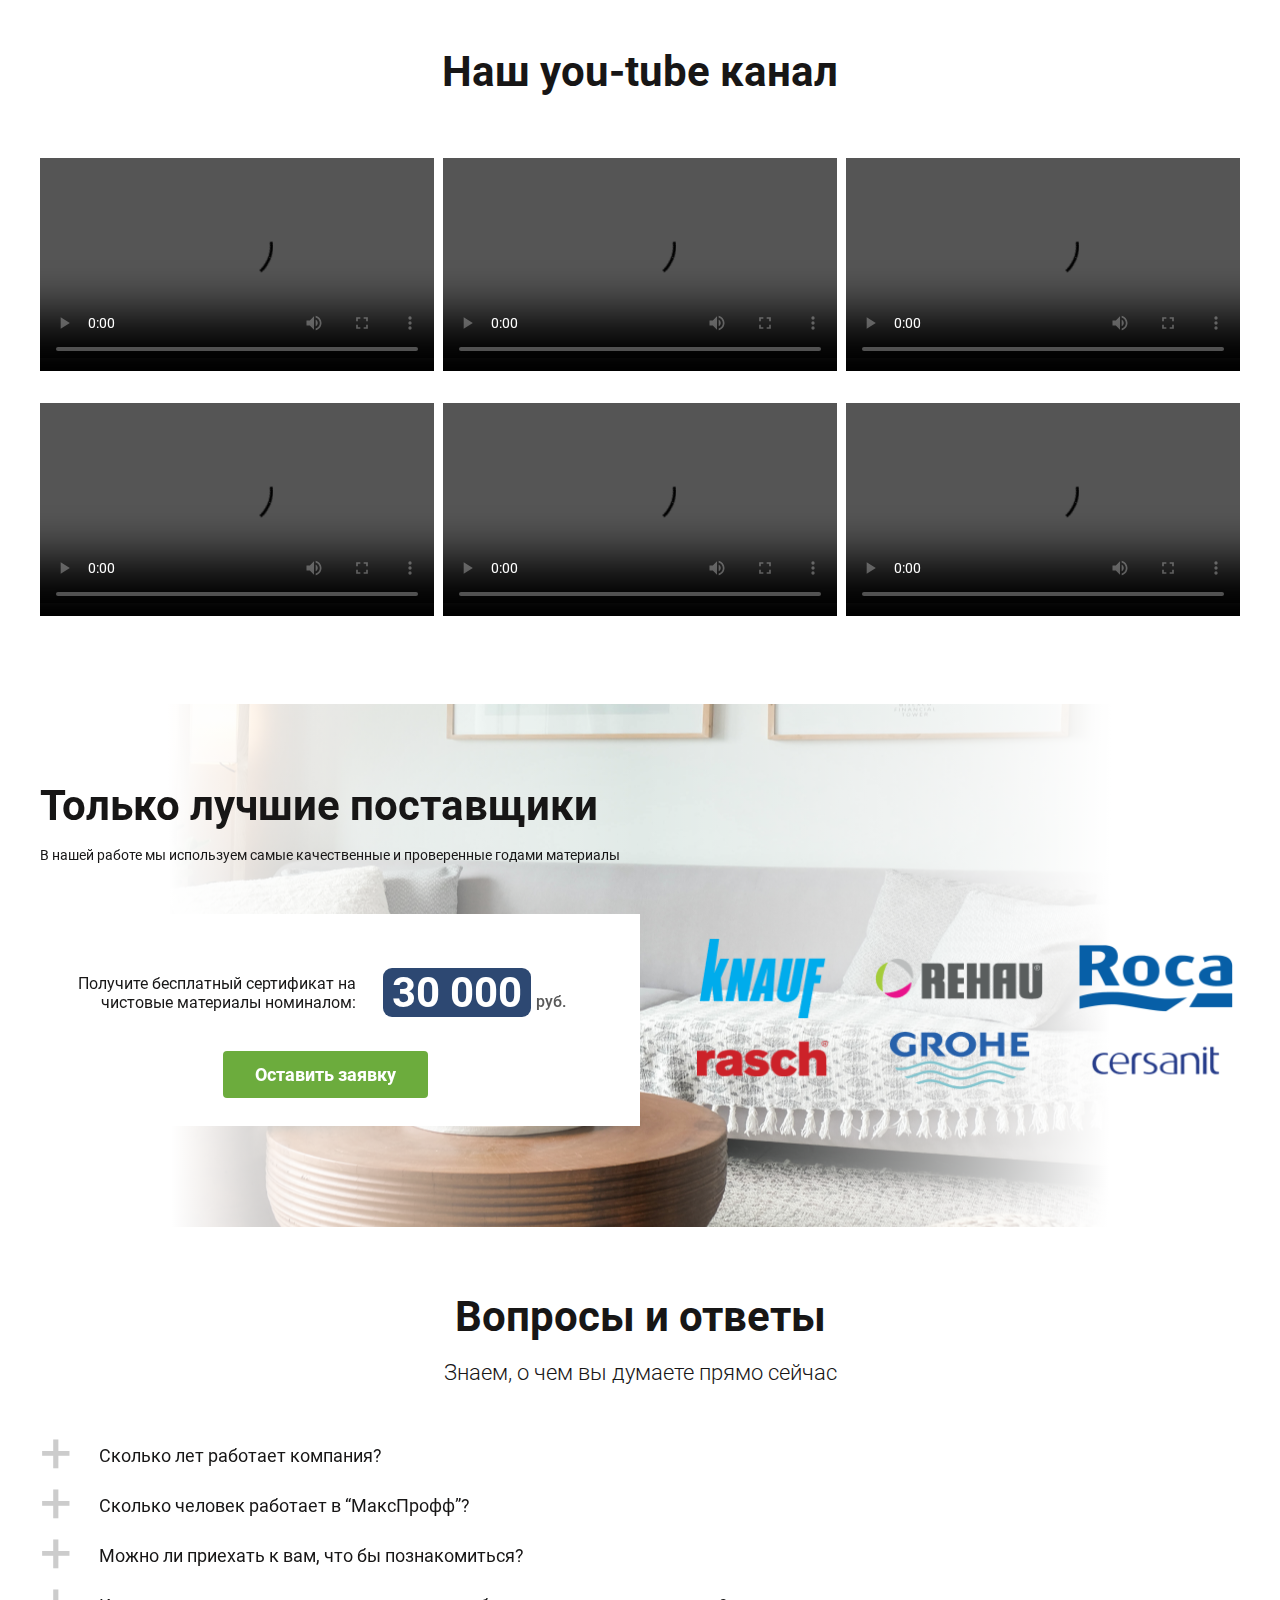
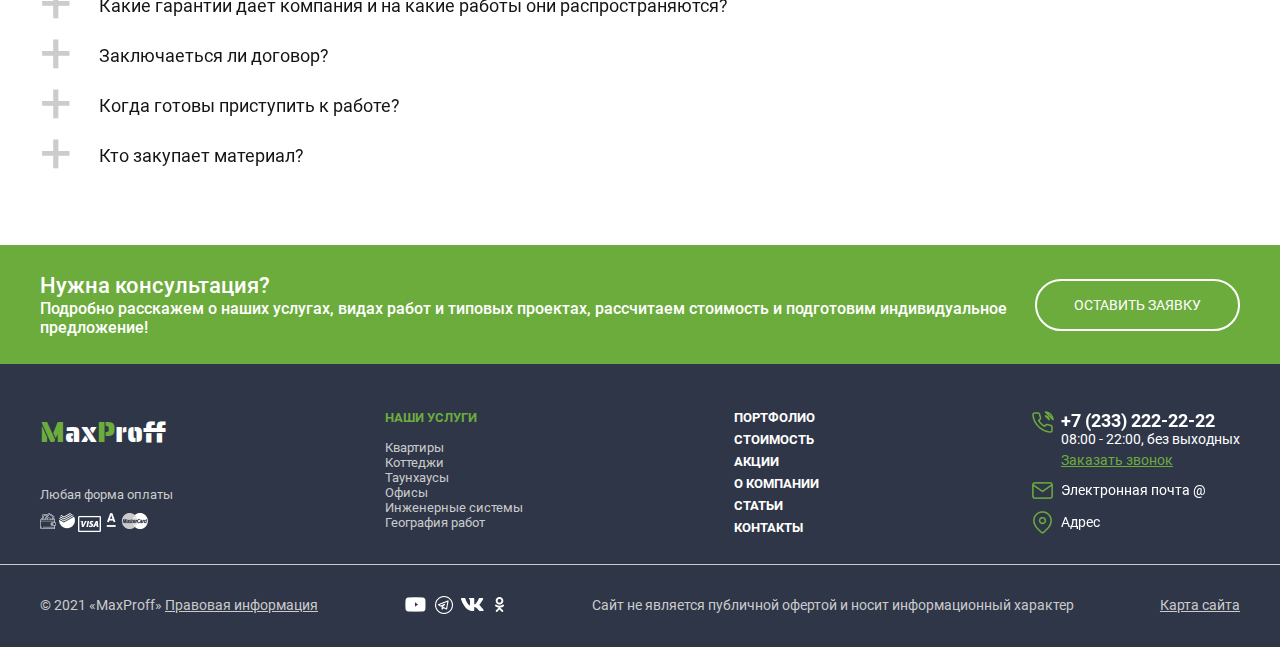
<file: index — копия.html>
<!DOCTYPE html>
<html lang="ru">

<head>
    <meta charset="UTF-8">
    <meta http-equiv="X-UA-Compatible" content="IE=edge">
    <meta name="viewport" content="width = device-width, initial-scale = 1.0, minimum-scale = 1.0, maximum-scale = 1.0">
    <title>Ремонт квартир в Москве и МО</title>
    <meta name="description" content="Ремонт квартир в Москве и МО" />
    <meta name="keywords" content="Ремонт квартир в Москве и МО" />
    <meta property="og:title" content="Ремонт квартир в Москве и МО">
    <meta property="og:description" content="Ремонт квартир в Москве и МО">
    <link href="favicon.png" rel="shortcut icon" type="image/vnd.microsoft.icon" />
    <link rel="stylesheet" href="css/style.css">
</head>

<body>
    <div class="wrapper">
        <header class="header">
            <div class="header__content">
                <div class="header__menu container">
                    <a href="/index.html" class="header__logo"><span class="header__logo1">M</span>ax<span
                            class="header__logo2">P</span>roff</a>
                    <input class="header__checkbox" type="checkbox" name="" id="">
                    <div class="header__burger">
                        <span class="header__line line-up"></span>
                        <span class="header__line line-middle"></span>
                        <span class="header__line line-down"></span>
                    </div>
                    <nav class="header__list">
                        <li><a href="#offer" class="header__link">Цены</a></li>
                        <li><a href="#desc" class="header__link">Услуги</a></li>
                        <li><a href="#exemples" class="header__link">Портфолио</a></li>
                        <li><a href="#stock" class="header__link">Акции</a></li>
                        <li><a href="#benefits" class="header__link">Преимущества</a></li>
                        <li><a href="#videos" class="header__link">Блог</a></li>
                        <li><a href="#footer" class="header__link">Контакты</a></li>
                    </nav>
                    <div class="header__contact">
                        <a href="telto:+72332222222" class="header__phone">+7 (233) 222-22-22</a>
                        <div class="header__chart">08:00 - 22:00, без выходных</div>
                    </div>
                    <a href="#" class="header__btn js-open-modal" data-modal="1">Заказать звонок</a>
                </div>
                <ul class="header__submenu container">
                    <li><a href="#" class="header__submenu-list">Ремонт квартир</a>
                        <ul class="header__submenu-dropdown">
                            <li><a href="#">Черновой</a></li>
                            <li><a href="#">Косметический</a></li>
                            <li><a href="#">Капитальный</a></li>
                            <li><a href="#">Элитный</a></li>
                            <li><a href="#">В новостройках</a></li>
                            <li><a href="#">Студии</a></li>
                            <li><a href="#">Вторичное жилье</a></li>
                        </ul>
                    </li>
                    <li><a href="#" class="header__submenu-list">Дизайн интерьера</a>
                        <ul class="header__submenu-dropdown">
                            <li><a href="#">Дизайн кухни</a></li>
                            <li><a href="#">Дизайн спальни</a></li>
                            <li><a href="#">Дизайн гостинной</a></li>
                            <li><a href="#">Дизайн детской</a></li>
                            <li><a href="#">Дизайн санузла</a></li>
                            <li><a href="#">Дизайн коридора</a></li>
                            <li><a href="#">Дизайн балкона</a></li>
                        </ul>
                    </li>
                    <li><a href="#" class="header__submenu-list">Ремонт комнат</a>
                        <ul class="header__submenu-dropdown">
                            <li><a href="#">Кухни</a></li>
                            <li><a href="#">Спальни</a></li>
                            <li><a href="#">Гостинная</a></li>
                            <li><a href="#">Детские</a></li>
                            <li><a href="#">Санузлы</a></li>
                            <li><a href="#">Коридоры</a></li>
                            <li><a href="#">Балконы</a></li>
                        </ul>
                    </li>
                    <li><a href="#">Дома и коттеджи</a></li>
                    <li><a href="#">Прочие услуги</a></li>
                </ul>
            </div>
            <div class="header__body">
                <div class="header__main container">
                    <div class="header__hero">
                        <h1 class="header__title">РЕМОНТ КВАРТИР В МОСКВЕ И МО</h1>
                        <div class="header__subtitle">от <span>2450</span> руб/м2</div>
                        <div class="header__advantage">
                            <div class="header__item">
                                <img src="img/advantage1.png" alt="Cooperation">
                                <p>Оплата по факту приема работ</p>
                            </div>
                            <div class="header__item">
                                <img src="img/advantage2.png" alt="Cooperation">
                                <p>Замер и составление сметы БЕСПЛАТНО</p>
                            </div>
                            <div class="header__item">
                                <img src="img/advantage3.png" alt="Cooperation">
                                <p>Выезд сметчика</p>
                            </div>
                            <div class="header__item">
                                <img src="img/advantage4.png" alt="Cooperation">
                                <p>Гарантия 3 года</p>
                            </div>
                        </div>
                    </div>
                    <div class="header__calc">
                        <div class="header__forms-up">
                            <div class="header__calc-title">РАССЧИТАЙТЕ стоимость ремонта</div>
                            <p class="header__form-title">Вид ремонта:</p>
                            <form class="header__form" action="" method="post">
                                <div class="header__form-radio form-repair">
                                    <input class="header__radio" type="radio" name="repair" id="radio-1" value="repair1"
                                        data-price="12000" onchange="repairChecked(this)">
                                    <label class="header__radio-label" for="radio-1">Классический</label>
                                </div>
                                <div class="header__form-radio">
                                    <input class="header__radio" type="radio" name="repair" id="radio-2" value="repair2"
                                        data-price="21000" onchange="repairChecked(this)">
                                    <label class="header__radio-label" for="radio-2">Капитальный</label>
                                </div>
                                <div class="header__form-radio">
                                    <input class="header__radio" type="radio" name="repair" id="radio-3" value="repair3"
                                        data-price="27500" onchange="repairChecked(this)">
                                    <label class="header__radio-label" for="radio-3">Под ключ</label>
                                </div>
                                <div class="header__form-radio">
                                    <input class="header__radio" type="radio" name="repair" id="radio-4" value="repair4"
                                        data-price="31400" onchange="repairChecked(this)">
                                    <label class="header__radio-label" for="radio-4">Дизайнерский</label>
                                </div>
                            </form>
                            <hr class="hr-line">
                            <p class="header__form-title">Тип вашей недвижимости:</p>
                            <form class="header__form" action="" method="post">
                                <div class="header__form-radio">
                                    <input type="radio" name="house" id="" data-p="6000" onchange="repairChecked(this)">
                                    <label for="radio">Новостройка</label>
                                </div>
                                <div class="header__form-radio">
                                    <input type="radio" name="house" id="" data-p="8000" onchange="repairChecked(this)">
                                    <label for="radio">Вторичное жилье</label>
                                </div>
                            </form>
                            <hr class="hr-line">
                            <p class="header__form-title">Количество комнат:</p>
                            <form class="header__form" action="" method="post">
                                <div class="header__form-radio form-room">
                                    <input type="radio" name="room" id="" data-e="8000" onchange="repairChecked(this)">
                                    <label for="radio">1</label>
                                </div>
                                <div class="header__form-radio form-room">
                                    <input type="radio" name="room" id="" data-e="16000" onchange="repairChecked(this)">
                                    <label for="radio">2</label>
                                </div>
                                <div class="header__form-radio form-room">
                                    <input type="radio" name="room" id="" data-e="24000" onchange="repairChecked(this)">
                                    <label for="radio">3</label>
                                </div>
                                <div class="header__form-radio form-room">
                                    <input type="radio" name="room" id="" data-e="30000" onchange="repairChecked(this)">
                                    <label for="radio">4</label>
                                </div>
                            </form>
                            <hr class="hr-line">
                            <p class="header__form-title">Площадь, м2:</p>
                            <form class="header__form-range">
                                <input type="range" name="headerRange" id="headerRange" min="0" max="100" step="1"
                                    oninput='fillRange();'>
                                <label for="range" id="myRange">35</label>
                            </form>
                        </div>
                        <div class="header__form-sum">
                            <p>Срок ремонта:<br>
                                <b>до 34 дней</b>
                            </p>
                            <p>Скидка составит:<br>
                                <b><span class="result" id="result">23 765 руб</span></b>
                            </p>
                        </div>
                        <div class="header__forms-down">
                            <p class="header__form-title">Введите номер телефона</p>
                            <form class="header__form-submit">
                                <input type="phone" name="" id="" placeholder="  + 7">
                                <a href="#" class="header__form-btn btn js-open-modal" data-modal="1" type="submit"
                                    value="submit">Заказать</a>
                            </form>
                        </div>
                    </div>
                </div>
            </div>
        </header>
        <main class="content">
            <section id="offer" class="offer">
                <div class="offer__content container">
                    <h2 class="offer__title title">Цены на ремонт</h2>
                    <div class="offer__container">
                        <div class="offer__item">
                            <div class="offer__head">
                                <img src="img/Offer1.png" alt="Cosmetics">
                                <div class="offer__item-title">
                                    <h3>Косметический</h3>
                                    <p>от 5 дней</p>
                                </div>
                            </div>
                            <div class="offer__text">Такой тип ремонта подойдёт для того чтобы «освежить» ремонт в
                                квартире:
                                заменить покрытие стен, пола и потолка без предварительной подготовки
                            </div>
                            <hr class="hr-line">
                            <div class="offer__info">
                                <p class="offer__info-title">Демонтаж</p>
                                <p class="offer__info-text">Демонтаж старых покрытий</p>
                                <p class="offer__info-text">Демонтаж старой электрики</p>
                                <br>
                                <p class="offer__info-title">Черновые работы</p>
                                <p class="offer__info-text">Грунтовка стен и пола</p>
                                <br>
                                <p class="delete">Чистовые работы</p>
                            </div>
                            <div class="offer__footer">
                                <p class="offer__footer-title">Список работ &darr;</p>
                                <p class="offer__footer-text"><del>от 3 245 руб/м2</del><span>от 2 450 руб/м2</span></p>
                                <a href="#" class="offer__btn btn js-open-modal" data-modal="1">Получить смету</a>
                            </div>
                        </div>
                        <div class="offer__item">
                            <div class="offer__head">
                                <img src="img/Offer1.png" alt="Cosmetics">
                                <div class="offer__item-title">
                                    <h3>Капитальный</h3>
                                    <p>от 14 дней</p>
                                </div>
                            </div>
                            <div class="offer__text">Такой тип ремонта подойдет, если требкеться отремонтировать
                                квартиру:
                                выровнять стены, сделать стяжку полов, проложить инженерию и выполнить чистовую отделку.
                            </div>
                            <hr class="hr-line">
                            <div class="offer__info">
                                <p class="offer__info-title">Демонтаж</p>
                                <p class="offer__info-text">Демонтаж старых покрытий</p>
                                <p class="offer__info-text">Демонтаж старой электрики</p>
                                <br>
                                <p class="offer__info-title">Черновые работы</p>
                                <p class="offer__info-text">Грунтовка стен и пола</p>
                                <p class="offer__info-text">Шпатлевка и штукатурка стен</p>
                                <p class="offer__info-text delete">Устройство наливных полов</p>
                            </div>
                            <div class="offer__footer">
                                <p class="offer__footer-title">Список работ &darr;</p>
                                <p class="offer__footer-text"><del>от 5 445 руб/м2</del><span>от 4 950 руб/м2</span></p>
                                <a href="#" class="offer__btn btn js-open-modal" data-modal="1">Получить смету</a>
                            </div>
                        </div>
                        <div class="offer__item">
                            <div class="offer__head">
                                <img src="img/Offer1.png" alt="Cosmetics">
                                <div class="offer__item-title">
                                    <h3>Под ключ</h3>
                                    <p>от 11 дней</p>
                                </div>
                            </div>
                            <div class="offer__text">Ремонт класса «евро» — капитальный ремонт с применением современных
                                отделочных материалов и стандартов, включающий перепланировку.
                            </div>
                            <hr class="hr-line">
                            <div class="offer__info">
                                <p class="offer__info-title">Демонтаж</p>
                                <p class="offer__info-text">Демонтаж старых покрытий</p>
                                <p class="offer__info-text">Демонтаж старой электрики</p>
                                <p class="offer__info-text">Демонтаж дверей</p>
                                <br>
                                <p class="offer__info-title">Черновые работы</p>
                                <p class="offer__info-text">Грунтовка стен и пола</p>
                                <p class="offer__info-text delete">Шпатлевка и штукатурка стен</p>
                            </div>
                            <div class="offer__footer">
                                <p class="offer__footer-title">Список работ &darr;</p>
                                <p class="offer__footer-text"><del>от 5 995 руб/м2</del><span>от 5 450 руб/м2</span></p>
                                <a href="#" class="offer__btn btn js-open-modal" data-modal="1">Получить смету</a>
                            </div>
                        </div>
                        <div class="offer__item">
                            <div class="offer__head">
                                <img src="img/Offer1.png" alt="Cosmetics">
                                <div class="offer__item-title">
                                    <h3>Дизайнерский</h3>
                                    <p>от 20 дней</p>
                                </div>
                            </div>
                            <div class="offer__text">Дизайнерский ремонт ориентирован для настоящих ценителей комфорта,
                                эстетики и внутреннего удобства.
                            </div>
                            <hr class="hr-line">
                            <div class="offer__info">
                                <p class="offer__info-title">Демонтаж</p>
                                <p class="offer__info-text">Демонтаж старых покрытий</p>
                                <p class="offer__info-text">Демонтаж старой электрики</p>
                                <p class="offer__info-text">Демонтаж дверей</p>
                                <br>
                                <p class="offer__info-title">Черновые работы</p>
                                <p class="offer__info-text">Грунтовка стен и пола</p>
                                <p class="offer__info-text delete">Шпатлевка и штукатурка стен</p>
                            </div>
                            <div class="offer__footer">
                                <p class="offer__footer-title">Список работ &darr;</p>
                                <p class="offer__footer-text"><del>от 9 800 руб/м2</del><span>от 7 500 руб/м2</span></p>
                                <a href="#" class="offer__btn btn js-open-modal" data-modal="1">Получить смету</a>
                            </div>
                        </div>
                    </div>
                </div>
            </section>
            <section id="exemples" class="exemples">
                <div class="exemples__content container">
                    <h2 class="exemples__title title">Примеры наших работ</h2>
                    <div class="tabs">
                        <div class="exemples__list">
                            <button class="exemples__link tabs__btn">Капитальный</button>
                            <button class="exemples__link tabs__btn">Косметиеский</button>
                            <button class="exemples__link tabs__btn">Под ключ</button>
                            <button class="exemples__link tabs__btn">Студии</button>
                            <button class="exemples__link tabs__btn">Черновой</button>
                        </div>
                        <form action="" class="exemples__form">
                            <input type="radio" name="exemples" id="exemples1">
                            <label for="exemples1">55 м2</label>
                            <input type="radio" name="exemples" id="exemples2">
                            <label for="exemples2">61 м2</label>
                            <input type="radio" name="exemples" id="exemples3">
                            <label for="exemples3">72 м2</label>
                            <input type="radio" name="exemples" id="exemples4">
                            <label for="exemples4">88 м2</label>
                            <input type="radio" name="exemples" id="exemples5">
                            <label for="exemples5">106 м2</label>
                            <input type="radio" name="exemples" id="exemples6">
                            <label for="exemples6">63 м2</label>
                            <input type="radio" name="exemples" id="exemples7">
                            <label for="exemples7">41 м2</label>
                        </form>
                        <div class="exemples__body">
                            <div class="exemples__widget">
                                <div id="content-1" class="exemples__item tabs__pane tabs__pane-show">
                                    <div class="exemples__wrapper">
                                        <div class="exemples__posters">
                                            <ul class="exemples__link-aside">
                                                <li><button
                                                        onclick="document.getElementById('content-1-img').src='img/exemple.jpg'">
                                                        <img src="img/exemple.jpg" alt="exemple"
                                                            class="exemples__link-img">
                                                    </button>
                                                </li>
                                                <li><button
                                                        onclick="document.getElementById('content-1-img').src='img/exemple2.jpg'">
                                                        <img src="img/exemple2.jpg" alt="exemple"
                                                            class="exemples__link-img">
                                                    </button>
                                                </li>
                                                <li><button
                                                        onclick="document.getElementById('content-1-img').src='img/exemple3.jpg'">
                                                        <img src="img/exemple3.jpg" alt="exemple"
                                                            class="exemples__link-img">
                                                    </button>
                                                </li>
                                                <li><button
                                                        onclick="document.getElementById('content-1-img').src='img/exemple4.jpg'">
                                                        <img src="img/exemple4.jpg" alt="exemple"
                                                            class="exemples__link-img">
                                                    </button>
                                                </li>
                                                <li><button
                                                        onclick="document.getElementById('content-1-img').src='img/exemple5.jpg'">
                                                        <img src="img/exemple5.jpg" alt="exemple"
                                                            class="exemples__link-img">
                                                    </button>
                                                </li>
                                            </ul>
                                            <div class="exemples__wrapper-img">
                                                <img id="content-1-img" src="img/exemple.jpg" alt="exemple"
                                                    class="exemples-img" name="example__img">
                                            </div>
                                        </div>
                                        <div class="exemples__right-block">
                                            <div class="exemples__info">
                                                <ul class="exemples__info-left">
                                                    <li class="info-ico1">Сумма:</li>
                                                    <li class="info-ico2">Площадь:</li>
                                                    <li class="info-ico3">Срок:</li>
                                                    <li class="info-ico4">Комнат:</li>
                                                    <li class="info-ico5">Адрес: </li>
                                                    <li class="info-ico6">Перечень работ:</li>
                                                </ul>
                                                <ul class="exemples__info-right">
                                                    <li>272 250 руб.</li>
                                                    <li>43 м2</li>
                                                    <li>90 дней</li>
                                                    <li>3</li>
                                                    <li>Кулика 18</li>
                                                </ul>
                                            </div>
                                            <ul class="exemples__text">
                                                <li>Штукатурка стен по маякам</li>
                                                <li>Грунтовка стен и потолка</li>
                                                <li>Монтаж натяжных потолков</li>
                                                <li>Шпатлёвка стен под обои</li>
                                                <li>Окраска стен</li>
                                                <li>Укладка плитки в с/у</li>
                                                <li>Прокладка электрики</li>
                                                <li>Установка плинтусов и откосов</li>
                                            </ul>
                                        </div>
                                    </div>
                                </div>
                                <div id="content-2" class="exemples__item tabs__pane">
                                    <div class="exemples__wrapper">
                                        <div class="exemples__posters">
                                            <ul class="exemples__link-aside">
                                                <li><button
                                                        onclick="document.getElementById('content-2-img').src='img/exemple2.jpg'">
                                                        <img src="img/exemple2.jpg" alt="" class="exemples__link-img">
                                                    </button>
                                                </li>
                                                <li><button
                                                        onclick="document.getElementById('content-2-img').src='img/exemple3.jpg'">
                                                        <img src="img/exemple3.jpg" alt="" class="exemples__link-img">
                                                    </button>
                                                </li>
                                                <li><button
                                                        onclick="document.getElementById('content-2-img').src='img/exemple4.jpg'">
                                                        <img src="img/exemple4.jpg" alt="" class="exemples__link-img">
                                                    </button>
                                                </li>
                                                <li><button
                                                        onclick="document.getElementById('content-2-img').src='img/exemple5.jpg'">
                                                        <img src="img/exemple5.jpg" alt="" class="exemples__link-img">
                                                    </button>
                                                </li>
                                                <li><button
                                                        onclick="document.getElementById('content-2-img').src='img/exemple.jpg'">
                                                        <img src="img/exemple.jpg" alt="" class="exemples__link-img">
                                                    </button>
                                                </li>
                                            </ul>
                                            <div class="exemples__wrapper-img">
                                                <img id="content-2-img" src="img/exemple2.jpg" alt="exemple">
                                            </div>
                                        </div>
                                        <div class="exemples__right-block">
                                            <div class="exemples__info">
                                                <ul class="exemples__info-left">
                                                    <li class="info-ico1">Сумма:</li>
                                                    <li class="info-ico2">Площадь:</li>
                                                    <li class="info-ico3">Срок:</li>
                                                    <li class="info-ico4">Комнат:</li>
                                                    <li class="info-ico5">Адрес: </li>
                                                    <li class="info-ico6">Перечень работ:</li>
                                                </ul>
                                                <ul class="exemples__info-right">
                                                    <li>136 200 руб.</li>
                                                    <li>62 м2</li>
                                                    <li>30 дней</li>
                                                    <li>3</li>
                                                    <li>ВДНХ 24</li>
                                                </ul>
                                            </div>
                                            <ul class="exemples__text">
                                                <li>Штукатурка стен по маякам</li>
                                                <li>Грунтовка стен и потолка</li>
                                                <li>Монтаж натяжных потолков</li>
                                                <li>Шпатлёвка стен под обои</li>
                                                <li>Окраска стен</li>
                                                <li>Укладка плитки в с/у</li>
                                                <li>Прокладка электрики</li>
                                                <li>Установка плинтусов и откосов</li>
                                            </ul>
                                        </div>
                                    </div>
                                </div>
                                <div id="content-3" class="exemples__item tabs__pane">
                                    <div class="exemples__wrapper">
                                        <div class="exemples__posters">
                                            <ul class="exemples__link-aside">
                                                <li><button
                                                        onclick="document.getElementById('content-3-img').src='img/exemple3.jpg'">
                                                        <img src="img/exemple3.jpg" alt="exemple"
                                                            class="exemples__link-img">
                                                    </button>
                                                </li>
                                                <li><button
                                                        onclick="document.getElementById('content-3-img').src='img/exemple4.jpg'">
                                                        <img src="img/exemple4.jpg" alt="exemple"
                                                            class="exemples__link-img">
                                                    </button>
                                                </li>
                                                <li><button
                                                        onclick="document.getElementById('content-3-img').src='img/exemple5.jpg'">
                                                        <img src="img/exemple5.jpg" alt="exemple"
                                                            class="exemples__link-img">
                                                    </button>
                                                </li>
                                                <li><button
                                                        onclick="document.getElementById('content-3-img').src='img/exemple.jpg'">
                                                        <img src="img/exemple.jpg" alt="exemple"
                                                            class="exemples__link-img">
                                                    </button>
                                                </li>
                                                <li><button
                                                        onclick="document.getElementById('content-3-img').src='img/exemple2.jpg'">
                                                        <img src="img/exemple2.jpg" alt="exemple"
                                                            class="exemples__link-img">
                                                    </button>
                                                </li>
                                            </ul>
                                            <div class="exemples__wrapper-img">
                                                <img id="content-3-img" src="img/exemple3.jpg" alt="exemple">
                                            </div>
                                        </div>
                                        <div class="exemples__right-block">
                                            <div class="exemples__info">
                                                <ul class="exemples__info-left">
                                                    <li class="info-ico1">Сумма:</li>
                                                    <li class="info-ico2">Площадь:</li>
                                                    <li class="info-ico3">Срок:</li>
                                                    <li class="info-ico4">Комнат:</li>
                                                    <li class="info-ico5">Адрес: </li>
                                                    <li class="info-ico6">Перечень работ:</li>
                                                </ul>
                                                <ul class="exemples__info-right">
                                                    <li>314 450 руб.</li>
                                                    <li>56 м2</li>
                                                    <li>70 дней</li>
                                                    <li>3</li>
                                                    <li>Весенняя 6</li>
                                                </ul>
                                            </div>
                                            <ul class="exemples__text">
                                                <li>Штукатурка стен по маякам</li>
                                                <li>Грунтовка стен и потолка</li>
                                                <li>Монтаж натяжных потолков</li>
                                                <li>Шпатлёвка стен под обои</li>
                                                <li>Окраска стен</li>
                                                <li>Укладка плитки в с/у</li>
                                                <li>Прокладка электрики</li>
                                                <li>Установка плинтусов и откосов</li>
                                            </ul>
                                        </div>
                                    </div>
                                </div>
                                <div id="content-4" class="exemples__item tabs__pane">
                                    <div class="exemples__wrapper">
                                        <div class="exemples__posters">
                                            <ul class="exemples__link-aside">
                                                <li><button
                                                        onclick="document.getElementById('content-4-img').src='img/exemple4.jpg'">
                                                        <img src="img/exemple4.jpg" alt="exemple"
                                                            class="exemples__link-img">
                                                    </button>
                                                </li>
                                                <li><button
                                                        onclick="document.getElementById('content-4-img').src='img/exemple5.jpg'">
                                                        <img src="img/exemple5.jpg" alt="exemple"
                                                            class="exemples__link-img">
                                                    </button>
                                                </li>
                                                <li><button
                                                        onclick="document.getElementById('content-4-img').src='img/exemple.jpg'">
                                                        <img src="img/exemple.jpg" alt="exemple"
                                                            class="exemples__link-img">
                                                    </button>
                                                </li>
                                                <li><button
                                                        onclick="document.getElementById('content-4-img').src='img/exemple2.jpg'">
                                                        <img src="img/exemple2.jpg" alt="exemple"
                                                            class="exemples__link-img">
                                                    </button>
                                                </li>
                                                <li><button
                                                        onclick="document.getElementById('content-4-img').src='img/exemple3.jpg'">
                                                        <img src="img/exemple3.jpg" alt="exemple"
                                                            class="exemples__link-img">
                                                    </button>
                                                </li>
                                            </ul>
                                            <div class="exemples__wrapper-img">
                                                <img id="content-4-img" src="img/exemple4.jpg" alt="exemple">
                                            </div>
                                        </div>
                                        <div class="exemples__right-block">
                                            <div class="exemples__info">
                                                <ul class="exemples__info-left">
                                                    <li class="info-ico1">Сумма:</li>
                                                    <li class="info-ico2">Площадь:</li>
                                                    <li class="info-ico3">Срок:</li>
                                                    <li class="info-ico4">Комнат:</li>
                                                    <li class="info-ico5">Адрес: </li>
                                                    <li class="info-ico6">Перечень работ:</li>
                                                </ul>
                                                <ul class="exemples__info-right">
                                                    <li>190 500 руб.</li>
                                                    <li>52 м2</li>
                                                    <li>45 дней</li>
                                                    <li>1</li>
                                                    <li>Львова 7</li>
                                                </ul>
                                            </div>
                                            <ul class="exemples__text">
                                                <li>Штукатурка стен по маякам</li>
                                                <li>Грунтовка стен и потолка</li>
                                                <li>Монтаж натяжных потолков</li>
                                                <li>Шпатлёвка стен под обои</li>
                                                <li>Окраска стен</li>
                                                <li>Укладка плитки в с/у</li>
                                                <li>Прокладка электрики</li>
                                                <li>Установка плинтусов и откосов</li>
                                            </ul>
                                        </div>
                                    </div>
                                </div>
                                <div id="content-5" class="exemples__item tabs__pane">
                                    <div class="exemples__wrapper">
                                        <div class="exemples__posters">
                                            <ul class="exemples__link-aside">
                                                <li><button
                                                        onclick="document.getElementById('content-5-img').src='img/exemple5.jpg'">
                                                        <img src="img/exemple5.jpg" alt="exemple"
                                                            class="exemples__link-img">
                                                    </button>
                                                </li>
                                                <li><button
                                                        onclick="document.getElementById('content-5-img').src='img/exemple.jpg'">
                                                        <img src="img/exemple.jpg" alt="exemple"
                                                            class="exemples__link-img">
                                                    </button>
                                                </li>
                                                <li><button
                                                        onclick="document.getElementById('content-5-img').src='img/exemple2.jpg'">
                                                        <img src="img/exemple2.jpg" alt="exemple"
                                                            class="exemples__link-img">
                                                    </button>
                                                </li>
                                                <li><button
                                                        onclick="document.getElementById('content-5-img').src='img/exemple3.jpg'">
                                                        <img src="img/exemple3.jpg" alt="exemple"
                                                            class="exemples__link-img">
                                                    </button>
                                                </li>
                                                <li><button
                                                        onclick="document.getElementById('content-5-img').src='img/exemple4.jpg'">
                                                        <img src="img/exemple4.jpg" alt="exemple"
                                                            class="exemples__link-img">
                                                    </button>
                                                </li>
                                            </ul>
                                            <div class="exemples__wrapper-img">
                                                <img id="content-5-img" src="img/exemple5.jpg" alt="exemple">
                                            </div>
                                        </div>
                                        <div class="exemples__right-block">
                                            <div class="exemples__info">
                                                <ul class="exemples__info-left">
                                                    <li class="info-ico1">Сумма:</li>
                                                    <li class="info-ico2">Площадь:</li>
                                                    <li class="info-ico3">Срок:</li>
                                                    <li class="info-ico4">Комнат:</li>
                                                    <li class="info-ico5">Адрес: </li>
                                                    <li class="info-ico6">Перечень работ:</li>
                                                </ul>
                                                <ul class="exemples__info-right">
                                                    <li>145 000 руб.</li>
                                                    <li>42 м2</li>
                                                    <li>30 дней</li>
                                                    <li>2</li>
                                                    <li>Заречье 36</li>
                                                </ul>
                                            </div>
                                            <ul class="exemples__text">
                                                <li>Штукатурка стен по маякам</li>
                                                <li>Грунтовка стен и потолка</li>
                                                <li>Монтаж натяжных потолков</li>
                                                <li>Шпатлёвка стен под обои</li>
                                                <li>Окраска стен</li>
                                                <li>Укладка плитки в с/у</li>
                                                <li>Прокладка электрики</li>
                                                <li>Установка плинтусов и откосов</li>
                                            </ul>
                                        </div>
                                    </div>
                                </div>
                            </div>
                        </div>
                        <a href="#" class="exemples__btn btn js-open-modal" data-modal="1">Оставить заявку</a>
                    </div>
            </section>
            <section id="stock" class="stock">
                <div class="stock__content container">
                    <h2 class="stock__title title">Акции</h2>
                    <div class="stock__body">
                        <div class="stock__item stock__first">
                            <div class="stock__gradient"></div>
                            <h3 class="stock__subtitle">Новоселам</h3>
                            <div class="stock__info">Специальная скидка для тех кто переехал не более года назад</div>
                            <a href="#" class="stock__btn btn js-open-modal" data-modal="1">Получить скидку</a>
                        </div>
                        <div class="stock__item stock__second">
                            <div class="stock__gradient"></div>
                            <h3 class="stock__subtitle">Молодоженам</h3>
                            <div class="stock__info">Спец.скидка если с момента регистрации прошло не более года</div>
                            <a href="#" class="stock__btn btn js-open-modal" data-modal="1">Получить скидку</a>
                        </div>
                        <div class="stock__item stock__third">
                            <div class="stock__gradient"></div>
                            <h3 class="stock__subtitle">Пенсионерам</h3>
                            <div class="stock__info">Специальная скидка для наших дорогих</div>
                            <a href="#" class="stock__btn btn js-open-modal" data-modal="1">Получить скидку</a>
                        </div>
                    </div>
                </div>
            </section>
            <section id="desc" class="desc">
                <div class="desc__content container">
                    <h2 class="desk__title title">Как мы работаем</h2>
                    <div class="desc__subtitle">Вам понятен каждый этап: фиксированные сроки и цены, предоставляем все
                        документы: накладные, гарантии, акты. Вы будете уверены в результате.</div>
                    <div class="desc__body">
                        <div class="desc__items">
                            <div class="desc__item">
                                <div class="desc__info">
                                    <img src="img/builder.png" alt="builder">
                                    <p>Бесплатный выезд замерщика</p>
                                </div>
                                <div class="desc__circle"></div>
                            </div>
                            <div class="desc__item">
                                <div class="desc__info">
                                    <img src="img/consent.png" alt="consent">
                                    <p>Смета в день обращения</p>
                                </div>
                                <div class="desc__circle"></div>
                            </div>
                            <div class="desc__item">
                                <div class="desc__info">
                                    <img src="img/official-documents.png" alt="official-documents">
                                    <p>Договор</p>
                                </div>
                                <div class="desc__circle"></div>
                            </div>
                            <div class="desc__item">
                                <div class="desc__info">
                                    <img src="img/gdpr.png" alt="gdpr">
                                    <p>Накладные материалы</p>
                                </div>
                                <div class="desc__circle"></div>
                            </div>
                        </div>
                        <div class="desc__items">
                            <div class="desc__item">
                                <div class="desc__info">
                                    <img src="img/cctv.png" alt="cctv">
                                    <p>Контроль: фотоотчёт или видеонаблюдение</p>
                                </div>
                                <div class="desc__circle"></div>
                            </div>
                            <div class="desc__item">
                                <div class="desc__info">
                                    <img src="img/contract.png" alt="contract">
                                    <p>Акт выполненных работ</p>
                                </div>
                                <div class="desc__circle"></div>
                            </div>
                            <div class="desc__item">
                                <div class="desc__info">
                                    <img src="img/cooperation.png" alt="cooperation">
                                    <p>Акт приемки работ по договору</p>
                                </div>
                                <div class="desc__circle"></div>
                            </div>
                            <div class="desc__item">
                                <div class="desc__info">
                                    <img src="img/guarantee.png" alt="guarantee">
                                    <p>Гарантия на выполненные работы</p>
                                </div>
                                <div class="desc__circle"></div>
                            </div>
                        </div>
                    </div>
                </div>
            </section>
            <section class="advantage">
                <div class="advantage__content container">
                    <h2 class="advantage__title title">Свой склад и шоурум материалов наших партнеров в Москве</h2>
                    <div class="advantage__body">
                        <div class="advantage__item">
                            <img src="img/official-documents.png" alt="official-documents">
                            <p>Прямой договор с поставщиками</p>
                        </div>
                        <div class="advantage__item">
                            <img src="img/deliver.png" alt="deliver">
                            <p>Доставка и подьём в квартиру</p>
                        </div>
                        <div class="advantage__item">
                            <img src="img/brick.png" alt="brick">
                            <p>300 тонн черновых и чистовых материалов</p>
                        </div>
                        <div class="advantage__item">
                            <img src="img/carpet.png" alt="carpet">
                            <p>250 видов обоев<br> 25 видов ламината<br> 50 видов плитки и плинтуса</p>
                        </div>
                        <div class="advantage__item">
                            <img src="img/brochure.png" alt="brochure">
                            <p>Выезд специалиста с каталогом материалов</p>
                        </div>
                    </div>
                    <div class="advantage__images">
                        <div><img src="img/multi-color-fabric-texture-samples.png" alt="multi color fabric texture">
                        </div>
                        <div><img src="img/pile-textiles-background.png" alt="pile textiles"></div>
                    </div>
                </div>
            </section>
            <section class="quality">
                <div class="quality__content container">
                    <h2 class="quality__title title">Многоуровневый контроль качества</h2>
                    <div class="quality__subtitle">Ремонтируем квартиры без дефектов благодаря многоуровневому контролю
                        качества:</div>
                    <div class="quality__body">
                        <div class="quality__image">
                            <img src="img/industrial-service-shocked-woman-man-workers-safety-uniform-protective-face-mask-hold-building-tools.png"
                                alt="industrial-service-shocked-woman-man-workers-safety-uniform-protective-face-mask-hold-building-tools">
                        </div>
                        <div class="quality__items">
                            <div class="quality__item">
                                <div class="quality__numbers"><span>01</span>/05</div>
                                <div class="quality__capital">Главный инженер</div>
                                <div class="quality__info">Наблюдает за работой в режиме реального времени. Проверяет
                                    поставщиков материалов и оборудования</div>
                            </div>
                            <div class="quality__item">
                                <div class="quality__numbers"><span>02</span>/05</div>
                                <div class="quality__capital">Отдел технического конроля</div>
                                <div class="quality__info">Проверяет качество работ на всех объектах-решает спорные
                                    ситуации
                                </div>
                            </div>
                            <div class="quality__item">
                                <div class="quality__numbers"><span>03</span>/05</div>
                                <div class="quality__capital">Видео и фото контроль</div>
                                <div class="quality__info">Онлайн-контроль хода ремонта 24/7</div>
                            </div>
                            <div class="quality__item">
                                <div class="quality__numbers"><span>04</span>/05</div>
                                <div class="quality__capital quality__height">Начальник участка</div>
                                <div class="quality__info">Оценивает соответствие процесса ремонта условиям договора по
                                    срокам и стоимости.</div>
                            </div>
                            <div class="quality__item">
                                <div class="quality__numbers"><span>05</span>/05</div>
                                <div class="quality__capital quality__height">Прораб</div>
                                <div class="quality__info">Приезжает на объект 4-5 раз в неделю, контролирует работу
                                    мастеров. Проверяет каждый этап по 120 пунктам соответсвия.</div>
                            </div>
                        </div>
                    </div>
                </div>
            </section>
            <section id="benefits" class="benefits">
                <div class="benefits__content container">
                    <h2 class="benefits__title title">Наши преимущества</h2>
                    <div class="benefits__items">
                        <div class="benefits__item">
                            <div>
                                <img src="img/gdpr.png" alt="gdpr">
                                <div class="benefits__subtitle">Работа без предоплаты</div>
                            </div>
                            <div class="benefits__info">Мы не берём предоплату. Вы платите за каждый этап работ после
                                подписания акта.</div>
                        </div>
                        <div class="benefits__item">
                            <div>
                                <img src="img/best-price.png" alt="best-price">
                                <div class="benefits__subtitle">Стоимость ремонта не меняется</div>
                            </div>
                            <div class="benefits__info">Прозрачный бюджет. Финальная смета фиксируется в согласованных
                                актах.</div>
                        </div>
                        <div class="benefits__item">
                            <div>
                                <img src="img/builder2.png" alt="builder2">
                                <div class="benefits__subtitle">Мастера-славяне с опытом от 5 лет</div>
                            </div>
                            <div class="benefits__info">Мастера - славяне. В штате 250 мастеров с опытом работы от 5
                                лет, 20
                                прорабов с опытом от 8 лет и инженерным образованием.</div>
                        </div>
                        <div class="benefits__item">
                            <div>
                                <img src="img/guarantee.png" alt="guarantee">
                                <div class="benefits__subtitle">За нами не переделывают</div>
                            </div>
                            <div class="benefits__info">Качество работ для нас в приоритете. Даём гарантию на все виды
                                работ.</div>
                        </div>
                    </div>
                </div>
            </section>
            <section class="feedback">
                <div class="feedback__content container">
                    <div class="feedback__title title">Отзывы</div>
                    <div class="feedback__body">
                        <div class="feedback__item">
                            <video width="586" height="298" controls poster="img/background-grey.png">
                                <source src="" type='video/mp4; codecs="avc1.42E01E, mp4a.40.2"'>
                            </video>
                            <div class="feedback__block">
                                <h3 class="feedback__subtitle">Капитальный ремонт</h3> <span>2х-комнтаная
                                    квартира</span>
                                <p class="feedback__address">Москва, р-н Фили-Давыдково, Малая Филевская улица, 68</p>
                            </div>
                        </div>
                        <div class="feedback__item">
                            <video width="586" height="298" controls poster="img/background-grey.png">
                                <source src="" type='video/mp4; codecs="avc1.42E01E, mp4a.40.2"'>
                            </video>
                            <div class="feedback__block">
                                <h3 class="feedback__subtitle">Капитальный ремонт</h3> <span>2х-комнтаная
                                    квартира</span>
                                <p class="feedback__address">Москва, р-н Фили-Давыдково, Малая Филевская улица, 68</p>
                            </div>
                        </div>
                        <div class="feedback__item">
                            <video width="586" height="298" controls poster="img/background-grey.png">
                                <source src="" type='video/mp4; codecs="avc1.42E01E, mp4a.40.2"'>
                            </video>
                            <div class="feedback__block">
                                <h3 class="feedback__subtitle">Капитальный ремонт</h3> <span>2х-комнтаная
                                    квартира</span>
                                <p class="feedback__address">Москва, р-н Фили-Давыдково, Малая Филевская улица, 68</p>
                            </div>
                        </div>
                        <div class="feedback__item">
                            <video width="586" height="298" controls poster="img/background-grey.png">
                                <source src="" type='video/mp4; codecs="avc1.42E01E, mp4a.40.2"'>
                            </video>
                            <div class="feedback__block">
                                <h3 class="feedback__subtitle">Капитальный ремонт</h3> <span>2х-комнтаная
                                    квартира</span>
                                <p class="feedback__address">Москва, р-н Фили-Давыдково, Малая Филевская улица, 68</p>
                            </div>
                        </div>
                    </div>
                </div>
            </section>
            <section class="team">
                <div class="team__content teams container">
                    <h2 class="team__title title">Наша команда</h2>
                    <div class="team__header">
                        <div class="team__workers">
                            <button class="teams__btn">
                                <h3>Маляр-штукатур</h3>
                                <div class="team__circle"><span class="team__dots-up"></span></div>
                            </button>
                        </div>
                        <div class="team__workers">
                            <button class="teams__btn">
                                <h3>Прораб</h3>
                                <div class="team__circle"><span class="team__dots-up"></span></div>
                            </button>
                        </div>
                        <div class="team__workers">
                            <button class="teams__btn">
                                <h3>Сантехник</h3>
                                <div class="team__circle"><span class="team__dots-up"></span></div>
                            </button>
                        </div>
                        <div class="team__workers">
                            <button class="teams__btn">
                                <h3>Плиточник</h3>
                                <div class="team__circle"><span class="team__dots-up"></span></div>
                            </button>
                        </div>
                        <div class="team__workers">
                            <button class="teams__btn">
                                <h3>Укладчик полов</h3>
                                <div class="team__circle"><span class="team__dots-up"></span></div>
                            </button>
                        </div>
                        <div class="team__workers">
                            <button class="teams__btn">
                                <h3>Монтаж окон</h3>
                                <div class="team__circle"><span class="team__dots-up"></span></div>
                            </button>
                        </div>
                        <div class="team__workers">
                            <button class="teams__btn">
                                <h3>Монтаж потолка</h3>
                                <div class="team__circle"><span class="team__dots-up"></span></div>
                            </button>
                        </div>
                        <div class="team__workers">
                            <button class="teams__btn">
                                <h3>Сварщик</h3>
                                <div class="team__circle"><span class="team__dots-up"></span></div>
                            </button>
                        </div>
                    </div>
                    <div class="team__tabs">
                        <div class="team__item teams__pane teams__pane-show">
                            <div class="team__wrapper">
                                <div><img src="img/full-length-portrait-confident-young-male-builder.png"
                                        alt="full length portrait confident young male builder"></div>
                                <div class="team__body">
                                    <div class="team__subtitle">Имя Фамилия</div>
                                    <div class="team__info">Маляр-штукатур выравниваeт и подготавливает</div>
                                    <div class="team__text">Благодаря Имя наша команда выполняет полный спектр по
                                        <ul>
                                            <li>Штукатурка стен по маякам</li>
                                            <li>Грунтовка стен и потолка</li>
                                            <li>Монтаж натяжных потолков</li>
                                            <li>Шпатлёвка стен под обои</li>
                                            <li>Окраске стен</li>
                                            <li>Укладка плитки в с/у</li>
                                            <li>Прокладка электрики</li>
                                            <li>Установка плинтусов и откосов</li>
                                        </ul>
                                    </div>
                                </div>
                            </div>
                        </div>
                        <div class="team__item teams__pane">
                            <div class="team__wrapper">
                                <div><img src="img/full-length-portrait-confident-young-male-builder.png"
                                        alt="full length portrait confident young male builder"></div>
                                <div class="team__body">
                                    <div class="team__subtitle">Имя Фамилия</div>
                                    <div class="team__info">Прораб контролирует работу мастеров</div>
                                    <div class="team__text">Благодаря Имя наша команда выполняет полный спектр по
                                        <ul>
                                            <li>Штукатурка стен по маякам</li>
                                            <li>Грунтовка стен и потолка</li>
                                            <li>Монтаж натяжных потолков</li>
                                            <li>Шпатлёвка стен под обои</li>
                                            <li>Окраске стен</li>
                                            <li>Укладка плитки в с/у</li>
                                            <li>Прокладка электрики</li>
                                            <li>Установка плинтусов и откосов</li>
                                        </ul>
                                    </div>
                                </div>
                            </div>
                        </div>
                        <div class="team__item teams__pane">
                            <div class="team__wrapper">
                                <div><img src="img/full-length-portrait-confident-young-male-builder.png"
                                        alt="full length portrait confident young male builder"></div>
                                <div class="team__body">
                                    <div class="team__subtitle">Имя Фамилия</div>
                                    <div class="team__info">Сантехник</div>
                                    <div class="team__text">Благодаря Имя наша команда выполняет полный спектр по
                                        <ul>
                                            <li>Штукатурка стен по маякам</li>
                                            <li>Грунтовка стен и потолка</li>
                                            <li>Монтаж натяжных потолков</li>
                                            <li>Шпатлёвка стен под обои</li>
                                            <li>Окраске стен</li>
                                            <li>Укладка плитки в с/у</li>
                                            <li>Прокладка электрики</li>
                                            <li>Установка плинтусов и откосов</li>
                                        </ul>
                                    </div>
                                </div>
                            </div>
                        </div>
                        <div class="team__item teams__pane">
                            <div class="team__wrapper">
                                <div><img src="img/full-length-portrait-confident-young-male-builder.png"
                                        alt="full length portrait confident young male builder"></div>
                                <div class="team__body">
                                    <div class="team__subtitle">Имя Фамилия</div>
                                    <div class="team__info">Плиточник</div>
                                    <div class="team__text">Благодаря Имя наша команда выполняет полный спектр по
                                        <ul>
                                            <li>Штукатурка стен по маякам</li>
                                            <li>Грунтовка стен и потолка</li>
                                            <li>Монтаж натяжных потолков</li>
                                            <li>Шпатлёвка стен под обои</li>
                                            <li>Окраске стен</li>
                                            <li>Укладка плитки в с/у</li>
                                            <li>Прокладка электрики</li>
                                            <li>Установка плинтусов и откосов</li>
                                        </ul>
                                    </div>
                                </div>
                            </div>
                        </div>
                        <div class="team__item teams__pane">
                            <div class="team__wrapper">
                                <div><img src="img/full-length-portrait-confident-young-male-builder.png"
                                        alt="full length portrait confident young male builder"></div>
                                <div class="team__body">
                                    <div class="team__subtitle">Имя Фамилия</div>
                                    <div class="team__info">Укладчик полов</div>
                                    <div class="team__text">Благодаря Имя наша команда выполняет полный спектр по
                                        <ul>
                                            <li>Штукатурка стен по маякам</li>
                                            <li>Грунтовка стен и потолка</li>
                                            <li>Монтаж натяжных потолков</li>
                                            <li>Шпатлёвка стен под обои</li>
                                            <li>Окраске стен</li>
                                            <li>Укладка плитки в с/у</li>
                                            <li>Прокладка электрики</li>
                                            <li>Установка плинтусов и откосов</li>
                                        </ul>
                                    </div>
                                </div>
                            </div>
                        </div>
                        <div class="team__item teams__pane">
                            <div class="team__wrapper">
                                <div><img src="img/full-length-portrait-confident-young-male-builder.png"
                                        alt="full length portrait confident young male builder"></div>
                                <div class="team__body">
                                    <div class="team__subtitle">Имя Фамилия</div>
                                    <div class="team__info">Монтаж окон</div>
                                    <div class="team__text">Благодаря Имя наша команда выполняет полный спектр по
                                        <ul>
                                            <li>Штукатурка стен по маякам</li>
                                            <li>Грунтовка стен и потолка</li>
                                            <li>Монтаж натяжных потолков</li>
                                            <li>Шпатлёвка стен под обои</li>
                                            <li>Окраске стен</li>
                                            <li>Укладка плитки в с/у</li>
                                            <li>Прокладка электрики</li>
                                            <li>Установка плинтусов и откосов</li>
                                        </ul>
                                    </div>
                                </div>
                            </div>
                        </div>
                        <div class="team__item teams__pane">
                            <div class="team__wrapper">
                                <div><img src="img/full-length-portrait-confident-young-male-builder.png"
                                        alt="full length portrait confident young male builder"></div>
                                <div class="team__body">
                                    <div class="team__subtitle">Имя Фамилия</div>
                                    <div class="team__info">Монтаж потолка</div>
                                    <div class="team__text">Благодаря Имя наша команда выполняет полный спектр по
                                        <ul>
                                            <li>Штукатурка стен по маякам</li>
                                            <li>Грунтовка стен и потолка</li>
                                            <li>Монтаж натяжных потолков</li>
                                            <li>Шпатлёвка стен под обои</li>
                                            <li>Окраске стен</li>
                                            <li>Укладка плитки в с/у</li>
                                            <li>Прокладка электрики</li>
                                            <li>Установка плинтусов и откосов</li>
                                        </ul>
                                    </div>
                                </div>
                            </div>
                        </div>
                        <div class="team__item teams__pane">
                            <div class="team__wrapper">
                                <div><img src="img/full-length-portrait-confident-young-male-builder.png"
                                        alt="full length portrait confident young male builder"></div>
                                <div class="team__body">
                                    <div class="team__subtitle">Имя Фамилия</div>
                                    <div class="team__info">Сварщик</div>
                                    <div class="team__text">Благодаря Имя наша команда выполняет полный спектр по
                                        <ul>
                                            <li>Штукатурка стен по маякам</li>
                                            <li>Грунтовка стен и потолка</li>
                                            <li>Монтаж натяжных потолков</li>
                                            <li>Шпатлёвка стен под обои</li>
                                            <li>Окраске стен</li>
                                            <li>Укладка плитки в с/у</li>
                                            <li>Прокладка электрики</li>
                                            <li>Установка плинтусов и откосов</li>
                                        </ul>
                                    </div>
                                </div>
                            </div>
                        </div>
                    </div>
                </div>
            </section>
            <section class="masters">
                <div class="masters__content container">
                    <div class="masters__title title">Наши мастера в работе</div>
                    <div class="masters__slider">
                        <div class="masters__items">
                            <div class="masters__item active">
                                <img
                                    src="img/front-view-male-builder-uniform-helmet-holding-tool-case-gray-background.png">
                            </div>
                            <div class=" masters__item next">
                                <img src="img/front-view-young-male-worker-with-tool-case-white-background.png">
                            </div>
                            <div class="masters__item">
                                <img
                                    src="img/front-view-male-builder-uniform-helmet-holding-tool-case-gray-background.png">
                            </div>
                            <div class="masters__item">
                                <img src="img/front-view-young-male-worker-with-tool-case-white-background.png">
                            </div>
                            <div class="masters__item prev">
                                <img src="img/front-view-young-male-worker-with-tool-case-white-background.png">
                            </div>
                            <div class="button-container">
                                <div class="masters__button"><span>&#10094;</span></div>
                                <div class="masters__button"><span>&#10095;</span></div>
                            </div>
                        </div>
                    </div>
                    <div class="masters__row">
                        <video controls poster="img/background-grey.png">
                            <source src="" type='video/mp4; codecs="avc1.42E01E, mp4a.40.2"'>
                        </video>
                        <div class="masters__info">
                            <ul>
                                <li>Обучение мастеров каждые 6 месяцев</li>
                                <li>Свой полигон для обучения мастеров</li>
                                <li>300 мастеров в штате</li>
                                <li>Строгий подбор мастеров</li>
                                <li>Все рабочие – граждане РФ</li>
                                <li>Ведется рейтинг мастеров, согласно отзывам клиентов и прорабов</li>
                            </ul>
                        </div>
                    </div>
                </div>
            </section>
            <section id="videos" class="videos">
                <div class="videos__content container">
                    <h2 class="videos__title title">Наш you-tube канал</h2>
                    <div class="videos__body">
                        <video controls poster="img/background-grey.png">
                            <source src="" type='video/mp4; codecs="avc1.42E01E, mp4a.40.2"'>
                        </video>
                        <video controls poster="img/background-grey.png">
                            <source src="" type='video/mp4; codecs="avc1.42E01E, mp4a.40.2"'>
                        </video>
                        <video controls poster="img/background-grey.png">
                            <source src="" type='video/mp4; codecs="avc1.42E01E, mp4a.40.2"'>
                        </video>
                        <video controls poster="img/background-grey.png">
                            <source src="" type='video/mp4; codecs="avc1.42E01E, mp4a.40.2"'>
                        </video>
                        <video controls poster="img/background-grey.png">
                            <source src="" type='video/mp4; codecs="avc1.42E01E, mp4a.40.2"'>
                        </video>
                        <video controls poster="img/background-grey.png">
                            <source src="" type='video/mp4; codecs="avc1.42E01E, mp4a.40.2"'>
                        </video>
                    </div>
                </div>
            </section>
            <section class="providers">
                <div class="providers__wrapper"></div>
                <div class="providers__content container">
                    <h2 class="providers__title title">Только лучшие поставщики</h2>
                    <h3 class="providers__subtitle">В нашей работе мы используем самые качественные и проверенные годами
                        материалы</h3>
                    <div class="providers__row">
                        <div class="providers__cta">
                            <div class="providers__cta-text">
                                <div class="providers__text">Получите бесплатный сертификат на чистовые материалы
                                    номиналом: </div>
                                <div class="providers__price"><span>30 000</span>руб.</div>
                            </div>
                            <a href="#/" class="poviders__btn btn js-open-modal" data-modal="1">Оставить заявку</a>
                        </div>
                        <div class="providers__logos">
                            <div><img src="img/knauf.png" alt="knauf"></div>
                            <div><img src="img/rehau.png" alt="rehau"></div>
                            <div><img src="img/roca.png" alt="roca"></div>
                            <div><img src="img/rasch.png" alt="rasch"></div>
                            <div><img src="img/grohe.png" alt="grohe"></div>
                            <div><img src="img/cersanit.png" alt="cersanit"></div>
                        </div>
                    </div>
                </div>
            </section>
            <section class="questions">
                <div class="questions__content container">
                    <h2 class="questions__title title">Вопросы и ответы</h2>
                    <h3 class="questions__subtitle">Знаем, о чем вы думаете прямо сейчас</h3>
                    <div class="question__lists">
                        <details class="question__list">
                            <summary>Сколько лет работает компания?</summary>
                            <hr>
                            <p>Ответ</p>
                        </details>
                    </div>
                    <div class="question__lists">
                        <details class="question__list">
                            <summary>Сколько человек работает в “МаксПрофф”?</summary>
                            <hr>
                            <p>Ответ</p>
                        </details>
                    </div>
                    <div class="question__lists">
                        <details class="question__list">
                            <summary>Можно ли приехать к вам, что бы познакомиться?</summary>
                            <hr>
                            <p>Конечно! Будем рады видеть Вас в офисе по адресу:</p>
                        </details>
                    </div>
                    <div class="question__lists">
                        <details class="question__list">
                            <summary>Какие гарантии дает компания и на какие работы они распространяются?</summary>
                            <hr>
                            <p>Ответ</p>
                        </details>
                    </div>
                    <div class="question__lists">
                        <details class="question__list">
                            <summary>Заключаеться ли договор?</summary>
                            <hr>
                            <p>Ответ</p>
                        </details>
                    </div>
                    <div class="question__lists">
                        <details class="question__list">
                            <summary>Когда готовы приступить к работе?</summary>
                            <hr>
                            <p>Ответ</p>
                        </details>
                    </div>
                    <div class="question__lists">
                        <details class="question__list">
                            <summary>Кто закупает материал?</summary>
                            <hr>
                            <p>Ответ</p>
                        </details>
                    </div>
                </div>
            </section>
            <section class="cta">
                <div class="cta__content container">
                    <div class="cta__text">
                        <h2>Нужна консультация?</h2>
                        <p>Подробно расскажем о наших услугах, видах работ и типовых проектах, рассчитаем стоимость и
                            подготовим
                            индивидуальное предложение!</p>
                    </div>
                    <a href="#/" class="cta-btn js-open-modal" data-modal="1">Оставить заявку</a>
                </div>
            </section>
            <div class="modal" data-modal="1">
                <div class="modal__close js-modal-close">&times;</div>
                <h2 class="modal__title title">Контактная форма</h2>
                <form action="" class="modal__body">
                    <input type="text" name="" id="" placeholder="Ваше имя...">
                    <input type="tel" name="" id="" placeholder="Ваш телефон...">
                    <input type="email" name="" id="" placeholder="Ваш email...">
                </form>
                <a href="#" class="modal__btn btn">Оставить заявку</a>
                <p class="modal__text">Нажимая на кнопку, вы соглашаетесь с нашей политикой конфиденциальности.</p>
            </div>
            <div class="overlay js-overlay-modal"></div>
        </main>
        <footer id="footer" class="footer">
            <div class="footer__row container">
                <div class="footer__column">
                    <a href="/index.html" class="footer__logo"><span>M</span>ax<span>P</span>roff</a>
                    <div class="footer__pay">
                        <p>Любая форма оплаты</p>
                        <div class="footer__payments">
                            <img src="img/logo-wallet.png" alt="wallet">
                            <img src="img/logo-sberbank.png" alt="sberbank">
                            <img src="img/logo-visa.png" alt="visa">
                            <img src="img/logo-alfa-bank-logo.png" alt="alfa-bank-logo">
                            <img src="img/logo-master-card.png" alt="master-card">
                        </div>
                    </div>
                </div>
                <div class="footer__services">
                    <h3>Наши услуги</h3>
                    <ul>
                        <li><a href="#">Квартиры</a></li>
                        <li><a href="#">Коттеджи</a></li>
                        <li><a href="#">Таунхаусы</a></li>
                        <li><a href="#">Офисы</a></li>
                        <li><a href="#">Инженерные системы</a></li>
                        <li><a href="#">География работ</a></li>
                    </ul>
                </div>
                <ul class="footer__menu">
                    <li><a href="#exemples">Портфолио</a></li>
                    <li><a href="#offer">Стоимость</a></li>
                    <li><a href="#stock">Акции</a></li>
                    <li><a href="#team">О компании</a></li>
                    <li><a href="#feedback">Статьи</a></li>
                    <li><a href="#footer">Контакты</a></li>
                </ul>
                <ul class="footer__contacts">
                    <li class="footer__phone"><a href="telto:+72332222222">+7 (233) 222-22-22</a></li>
                    <li><a href="#">08:00 - 22:00, без выходных</a></li>
                    <li><a href="#"><u>Заказать звонок</u></a></li>
                    <li class="footer__email"><a href="mailto:">Электронная почта @</a></li>
                    <li class="footer__address"><a href="#">Адрес</a></li>
                </ul>
            </div>
            <hr class="footer__hr">
            <div class="footer__bottom container">
                <div class="footer__item">&copy; 2021 «MaxProff» <a href="#">Правовая информация</a></div>
                <div class="footer__item footer__social"><img src="img/youtube.png" alt="youtube"><img
                        src="img/telegram.png" alt=""><img src="img/vk.png" alt="telegram"><img
                        src="img/odnoklassniki.png" alt="odnoklassniki">
                </div>
                <div class="footer__item">Сайт не является публичной офертой и носит информационный характер</div>
                <div class="footer__item"><a href="#">Карта сайта</a></div>
            </div>
        </footer>
        </p>
        <script src="js/script.js"></script>
</body>

</html>
</file>
<file: css/style.css>
@charset "UTF-8";
@font-face {
    font-family: Roboto-Light;
    src: url(../fonts/Roboto-Light.ttf);
    font-weight: 300;
    font-style: normal;
    font-display: swap;
}
@font-face {
    font-family: Roboto-Regular;
    src: url(../fonts/Roboto-Regular.ttf);
    font-weight: 400;
    font-style: normal;
    font-display: swap;
}
@font-face {
    font-family: Roboto-Medium;
    src: url(../fonts/Roboto-Medium.ttf);
    font-weight: 500;
    font-style: normal;
    font-display: swap;
}
@font-face {
    font-family: Roboto-Bold;
    src: url(../fonts/Roboto-Bold.ttf);
    font-weight: 700;
    font-style: normal;
    font-display: swap;
}
@font-face {
    font-family: Roboto-Black;
    src: url(../fonts/Roboto-Black.ttf);
    font-weight: 900;
    font-style: normal;
    font-display: swap;
}
@font-face {
    font-family: "Saira Stencil One";
    src: url(../fonts/SairaStencilOne-Regular.ttf);
    font-weight: 400;
    font-style: normal;
    font-display: swap;
}

* {
    padding: 0;
    margin: 0;
    border: 0;
}
*,
*:before,
*:after {
    -moz-box-sizing: border-box;
    -webkit-box-sizing: border-box;
    box-sizing: border-box;
}
:focus,
:active {
    outline: none;
}
a:focus,
a:active {
    outline: none;
}
nav,
footer,
header,
aside {
    display: block;
}
html,
body {
    height: 100%;
    width: 100%;
    font-size: 100%;
    line-height: 1;
    font-size: 14px;
    -ms-text-size-adjust: 100%;
    -moz-text-size-adjust: 100%;
    -webkit-text-size-adjust: 100%;
}
input,
button,
textarea {
    font-family: inherit;
}
input::-ms-clear {
    display: none;
}
button {
    cursor: pointer;
}
button::-moz-focus-inner {
    padding: 0;
    border: 0;
}
a,
a:visited {
    text-decoration: none;
}
a:hover {
    text-decoration: none;
}
img {
    vertical-align: top;
}
h1,
h2,
h3,
h4,
h5,
h6 {
    font-size: inherit;
    font-weight: inherit;
}
/*--------------------*/

:root {
    --basic-green: #6cac3d;
    --basic-blue: #2d4872;
    --basic-white: #ffffff;
    --basic-black: #171616;
    --basic-grey: #c4c4c4;
    --second-grey: #f2f2f2;
    --third-grey: #595959;
    --main-font: "Roboto-Regular", "Arial", sans-serif;
    --second-font: "Roboto-Bold", "Arial", sans-serif;
    --third-font: "Roboto-Medium", "Arial", sans-serif;
    --fourth-font: "Roboto-Light", "Arial", sans-serif;
    --five-font: "Roboto-Black", "Arial", sans-serif;
    --six-font: "Saira Stencil One", "Arial", sans-serif;
}
html {
    height: 100%;
    scroll-behavior: smooth;
}
body {
    min-width: 320px;
    width: 100vw;
    max-width: 100%;
    min-height: 100%;
    margin: 0;
    padding: 0;
    font-family: var(--main-font);
    font-size: 14px;
    font-style: normal;
    font-weight: 400;
    /* line-height: 1.3; */
    color: var(--basic-black);
    background-color: var(--basic-white);

}
img {
    max-width: 100%;
    height: auto;
}
a {
    text-decoration: none;
}
.wrapper {
    min-height: 100%;
    overflow: hidden;
    display: flex;
    flex-direction: column;
}
.content {
	flex: 1 1 auto;
}
.container {
    max-width: 1200px;
    margin: 0 auto;
}
.title {
    font-family: var(--second-font);
    font-size: 42px;
    line-height: 49px;
    color: var(--basic-black);
}
.hr-line {
    margin: 15px 0;
    padding: 0;
    height: 0;
    border: none;
    border-top: 1px solid #d6d6d6;
}
.btn {
    font-family: var(--second-font);
    font-size: 18px;
    line-height: 21px;
    color: var(--basic-white);
    padding: 13px 25px;
    background: var(--basic-green);
    border-radius: 4px;
    -webkit-border-radius: 4px;
    -moz-border-radius: 4px;
    -ms-border-radius: 4px;
    -o-border-radius: 4px;
    text-align: center;
}

/*----------- Header ---------------------*/
.header__menu {
    display: flex;
    flex-wrap: wrap;
    justify-content: space-between;
    align-items: center;
    padding: 23px 0 25px 0;
}
.header__checkbox {
    width: 1px;
    height: 1px;
}
.header__logo {
    font-family: var(--six-font);
    font-style: normal;
    font-weight: 400;
    font-size: 28px;
    line-height: 44px;
    padding-bottom: 5px;
    color: var(--basic-black);
}
.header__logo1 {
    color: var(--basic-blue);
}
.header__logo2 {
    color: var(--basic-green);
}
.header__list {
    list-style: none;
    display: flex;
}
.header__link {
    font-family: var(--main-font);
    font-size: 16px;
    line-height: 19px;
    color: var(--basic-black);
    margin-left: 24px;
}
.header__link:hover {
    color: var(--basic-blue);
}
.header__phone {
    font-family: var(--second-font);
    font-size: 18px;
    line-height: 21px;
    color: var(--basic-black);
    background: url("../img/phone.png") left no-repeat;
    background-size: 16px;
    display: inline-block;
    vertical-align: bottom;
    padding-left: 21px;
    margin-bottom: 4px;
}
.header__chart {
    line-height: 16px;
}
.header__btn {
    font-family: var(--third-font);
    font-size: 16px;
    line-height: 19px;
    color: var(--basic-green);
    padding: 13px 22px;
    border: 1px solid #6cac3d;
    border-radius: 3px;
    -webkit-border-radius: 3px;
    -moz-border-radius: 3px;
    -ms-border-radius: 3px;
    -o-border-radius: 3px;
}
.header__submenu {
    display: flex;
    justify-content: space-between;
    align-items: center;
    border-top: 1px solid #6cac3d;
    border-bottom: 1px solid #6cac3d;
    margin-bottom: 33px;
}
.header__submenu > li {
    list-style: none;
    position: relative;
    cursor: pointer;
    margin: -1px 0 -1px -50px;
}
.header__submenu > li:hover > ul {
    left: 0;
    opacity: 1;
}
.header__submenu > li:hover {
    background: var(--basic-green);
}
.header__submenu > li > a {
    display: block;
    width: 100%;
    height: 100%;
    font-family: var(--third-font);
    font-size: 16px;
    line-height: 19px;
    color: var(--basic-black);
    padding: 21px 50px;
}
.header__submenu-list::after {
    content: "";
    position: absolute;
    width: 12px;
    height: 6px;
    top: 48%;
    background: url(../img/down.png) right no-repeat;
    display: inline-block;
    padding-right: 21px;
}
.header__submenu-dropdown {
    list-style: none;
    width: 100%;
    position: absolute;
    left: -9999px;
    opacity: 0;
    background: #ffffff;
    box-shadow: 0px 0px 10px rgba(190, 190, 190, 0.25);
    padding: 20px 0;
}
.header__submenu-dropdown > li > a {
    display: block;
    width: 99%;
    height: 100%;
    font-family: var(--main-font);
    font-size: 16px;
    line-height: 19px;
    color: var(--basic-black);
    padding: 10px 0 15px 50px;
    border: 1px solid transparent;
}
.header__submenu-dropdown > li > a:hover {
    border: 1px solid #6cac3d;
    border-radius: 3px;
    padding-right: 0;
}
.header__body {
    margin: 0 auto;
    background: linear-gradient(89.58deg, #ffffff 26.64%, rgba(255, 255, 255, 0) 99.61%),
        url(../img/main-background.png) center no-repeat;
}
.header__main {
    display: flex;
    justify-content: space-between;
}
.header__hero {
    padding: 30px 0 0 0;
}
.header__title {
    max-width: 560px;
    font-family: var(--basic-font);
    font-weight: bold;
    font-size: 60px;
    line-height: 70px;
    color: var(--basic-black);
    margin-bottom: 30px;
}
.header__subtitle {
    font-family: var(--second-font);
    font-size: 44px;
    line-height: 52px;
    color: var(--basic-black);
    margin-bottom: 64px;
}
.header__subtitle > span {
    color: var(--basic-white);
    background: var(--basic-green);
    padding: 0 10px;
    border-radius: 5px;
    -webkit-border-radius: 5px;
    -moz-border-radius: 5px;
    -ms-border-radius: 5px;
    -o-border-radius: 5px;
}
.header__advantage {
    width: 420px;
    display: flex;
    flex-wrap: wrap;
}
.header__item {
    flex: 0 0 200px;
    margin-bottom: 30px;
    position: relative;
}
.header__item:nth-child(odd) {
    margin-right: 10px;
}
.header__item > p {
    font-family: var(--second-font);
    font-size: 18px;
    line-height: 21px;
    color: var(--basic-black);
    padding: 15px 0 0 0;
}
.header__calc {
    background: var(--basic-white);
    border-radius: 5px;
    -webkit-border-radius: 5px;
    -moz-border-radius: 5px;
    -ms-border-radius: 5px;
    -o-border-radius: 5px;
}
.header__forms-up {
    padding: 38px 0 24px 55px;
}
.header__calc-title {
    font-family: var(--five-font);
    font-size: 20px;
    line-height: 23px;
    text-transform: uppercase;
    color: var(--basic-black);
    margin-bottom: 28px;
}
.header__form-title {
    font-family: var(--second-font);
    font-size: 16px;
    line-height: 19px;
    color: #595959;
    margin-bottom: 20px;
}
.header__form {
    display: flex;
    flex-wrap: wrap;
}
.header__form-radio {
    flex: 0 0 50%;
    margin-bottom: 11px;
    position: relative;
}

.header__form-radio > input {
    margin-left: auto;
    color: var(--basic-blue);
    cursor: pointer;
}
.header__form-radio > label {
    font-family: var(--main-font);
    font-size: 14px;
    line-height: 16px;
    color: #595959;
    padding-left: 10px;
}
.form-room {
    flex: content;
}
.header__form-range input[type="range"] {
    height: 10px;
    -webkit-appearance: none;
    width: 80%;
}
.header__form-range input[type="range"]:focus {
    outline: none;
}
.header__form-range input[type="range"]::-webkit-slider-runnable-track {
    height: 15px;
    background-color: var(--second-grey);
}
.header__form-range input[type="range"]::-webkit-slider-thumb {
    height: 24px;
    width: 24px;
    border-radius: 15px;
    background: var(--basic-blue);
    cursor: pointer;
    -webkit-appearance: none;
    margin-top: -4px;
}
.header__form-range input[type="range"]::-moz-range-track {
    width: 80%;
    height: 15px;
    cursor: pointer;
    background: #989898;
    border-radius: 5px;
}
.header__form-range label {
    font-family: var(--basic-font);
    font-weight: bold;
    font-size: 14px;
    line-height: 16px;
    color: #6d6d6d;
    padding: 0 0 0 10px;
}
.header__form-sum {
    display: flex;
    justify-content: space-around;
    background: var(--second-grey);
    padding: 0 67px 0 30px;
}
.header__form-sum > p {
    width: 132px;
    padding: 18px 0;
    font-family: var(--main-font);
    font-size: 16px;
    line-height: 19px;
    color: var(--basic-blue);
}
.header__forms-down {
    padding: 19px 0 24px 55px;
}
.header__form-submit {
    display: flex;
}
.header__form-submit input {
    width: 203px;
    height: 40px;
    border: 1px solid var(--basic-grey);
    margin-right: 15px;
}
/*----------- Offer -------------*/
.offer {
    padding: 73px 0 0;
}
.offer__title {
    text-align: center;
    margin-bottom: 48px;
}
.offer__container {
    display: flex;
    justify-content: space-between;
}
.offer__item {
    flex: 0 0 284px;
    display: flex;
    flex-direction: column;
    justify-content: space-between;
    background: var(--basic-white);
    border-radius: 16px;
    filter: drop-shadow(0px 0px 10px rgba(147, 147, 147, 0.25));
}
.offer__head {
    display: flex;
    align-items: center;
    background: #e3eaef;
    border-radius: 16px 16px 0px 0px;
    padding: 14px 0 14px 31px;
    margin-bottom: 24px;
}
.offer__head img {
    width: 57px;
    height: 57px;
}
.offer__item-title {
    padding: 0 0 0 10px;
}
.offer__item-title h3 {
    font-family: var(--second-font);
    font-size: 18px;
    line-height: 21px;
    color: var(--basic-green);
}
.offer__item-title p {
    font-family: var(--second-font);
    font-size: 14px;
    line-height: 16px;
    color: var(--basic-black);
}
.offer__text {
    min-height: 100px;
    font-family: var(--fourth-font);
    font-size: 14px;
    line-height: 16px;
    color: var(--basic-black);
    padding: 0 20px 0 27px;
}
.offer__info {
    display: flex;
    flex-direction: column;
    padding: 0 0 0 27px;
}
.offer__info-title {
    font-family: var(--second-font);
    font-size: 14px;
    line-height: 16px;
    color: var(--basic-black);
    margin-bottom: 9px;
}
.offer__info-text {
    font-family: var(--basic-font);
    font-size: 14px;
    line-height: 16px;
    color: var(--basic-black);
    margin-bottom: 6px;
    background: url("../img/check.png") left no-repeat;
    background-size: 13px;
    display: inline-block;
    padding-left: 18px;
}
.delete {
    font-family: var(--basic-font);
    font-size: 14px;
    line-height: 16px;
    color: var(--basic-grey);
    margin-bottom: 30px;
    filter: grayscale(0.5);
    -webkit-filter: grayscale(0.5);
}
.offer__footer {
    padding: 0 0 31px 0;
    display: flex;
    flex-direction: column;
    align-items: center;
}
.offer__footer-title {
    font-family: var(--second-font);
    font-size: 18px;
    line-height: 21px;
    color: var(--basic-blue);
    text-align: center;
    margin-bottom: 10px;
}
.offer__footer-text {
    font-family: var(--basic-font);
    font-size: 14px;
    line-height: 16px;
    color: var(--basic-black);
    margin-bottom: 30px;
}
.offer__footer-text span {
    font-family: var(--second-font);
    font-size: 16px;
    line-height: 19px;
    color: var(--basic-green);
    padding-left: 6px;
}
/*----------- Exemples ------------*/
.exemples {
    padding: 98px 0 60px;
    background: var(--second-grey);
}
.exemples__title {
    text-align: center;
    margin-bottom: 70px;
}
.exemples__list {
    display: flex;
    flex-wrap: wrap;
}
.exemples__link {
    flex: 1 0 19%;
    display: block;
    font-family: var(--second-font);
    font-size: 16px;
    line-height: 19px;
    color: var(--third-grey);
    padding: 14px 0;
    text-align: center;
    background: #e6e6e6;
    border-radius: 4px;
    -webkit-border-radius: 4px;
    -moz-border-radius: 4px;
    -ms-border-radius: 4px;
    -o-border-radius: 4px;
    margin: 0 4px 34px 0;
}
.exemples__link:hover {
    filter: brightness(90%);
    -webkit-filter: brightness(90%);
}
.exemples__link:focus,
.tabs__btn-active {
    color: var(--basic-white);
    background: var(--basic-blue);
}
.exemples__form {
    display: flex;
    justify-content: center;
    margin-bottom: 31px;
}
.exemples__form input:not(:first-child) {
    margin-left: 31px;
}
.exemples__form label {
    font-size: 14px;
    line-height: 16px;
    color: var(--third-grey);
    margin-left: 13px;
}
.exemples__form label:hover {
    color: var(--basic-black);
}
.exemples__body {
    display: flex;
    margin-bottom: 31px;
}
.exemples__link-aside {
    display: flex;
    flex-direction: column;
    padding: 0 20px 0 0;
}
.exemples__link-aside li {
    list-style: none;
}
.exemples__link-img {
    width: 82px;
    height: 58px;
    border-radius: 2px;
    -webkit-border-radius: 2px;
    -moz-border-radius: 2px;
    -ms-border-radius: 2px;
    -o-border-radius: 2px;
    margin-bottom: 6px;
    cursor: pointer;
}
.exemples__link-img:hover {
    border: 2px solid var(--third-grey);
}
.exemples__widget {
    position: relative;
    margin: 0 auto;
    width: 1200px;
    min-height: 405px;
    /* background: white; */
    filter: drop-shadow(0px 4px 10px #dfdfdf);
    border-radius: 6px;
    -webkit-border-radius: 6px;
    -moz-border-radius: 6px;
    -ms-border-radius: 6px;
    -o-border-radius: 6px;
}
.tabs__pane {
    display: none;
}
.tabs__pane-show {
    display: block;
}
.exemples__wrapper {
    display: flex;
}
.exemples__posters {
    display: flex;
}
.exemples__wrapper-img {
    position: relative;
    width: 711px;
    height: 405px;
}
.exemples__wrapper-img img {
    position: absolute;
    max-width: 100%;
    height: 100%;
    top: 0;
    left: 0;
    object-fit: cover;
}
.exemples__right-block {
    padding: 56px 81px 55px 75px;
    background: #f8f8f8;
}
.exemples__info {
    display: flex;
    justify-content: space-between;
    font-size: 16px;
    line-height: 19px;
    margin-bottom: 6px;
    align-items: flex-start;
}
.exemples__info-left {
    font-family: var(--basic-font);
    color: var(--third-grey);
}
.exemples__info-left::marker {
    font-size: 17px;
}
.info-ico1 {
    list-style: disc url("../img/dollar-sign.png") outside;
}
.info-ico2 {
    list-style: disc url("../img/grid.png") outside;
}
.info-ico3 {
    list-style: disc url("../img/calendar.png") outside;
}
.info-ico4 {
    list-style: disc url("../img/home.png") outside;
}
.info-ico5 {
    list-style: disc url("../img/map-pin.png") outside;
}
.info-ico6 {
    list-style: disc url("../img/file-text.png") outside;
}
.exemples__info-right {
    list-style: none;
    font-family: var(--second-font);
    color: var(--basic-black);
}
.exemples__info-right li:not(:last-child) {
    margin-bottom: 3px;
}
.exemples__text {
    line-height: 18px;
    list-style-position: inside;
}
.exemples__btn {
    width: 205px;
    display: block;
    margin: 0 auto;
}
/*------------------------ Stock ---------------------*/
.stock {
    padding: 66px 0;
}
.stock__title {
    text-align: center;
    margin-bottom: 45px;
}
.stock__body {
    display: flex;
    gap: 20px;
}
.stock__item {
    position: relative;
    flex: 0 0 32%;
    min-height: 490px;
    display: flex;
    flex-direction: column;
    justify-content: flex-end;
    align-items: center;
}
.stock__first {
    background: url(../img/family-moving-using-boxes.png);
}
.stock__second {
    background: url(../img/groom-black-tuxedo-hugs.png);
}
.stock__third {
    background: url(../img/medium-shot-couple-posing-together.png);
}
.stock__gradient {
    position: absolute;
    left: 0;
    right: 0;
    top: 240px;
    bottom: 40px;
    z-index: 1;
    background: linear-gradient(359.28deg, #ffffff 16.58%, rgba(255, 255, 255, 0) 90.82%);
}
.stock__subtitle {
    font-family: var(--second-font);
    font-size: 32px;
    line-height: 38px;
    color: var(--basic-black);
    margin-bottom: 5px;
    z-index: 2;
}
.stock__info {
    width: 272px;
    font-family: var(--basic-font);
    font-size: 16px;
    line-height: 19px;
    color: var(--basic-black);
    margin-bottom: 24px;
    z-index: 2;
}
.stock__btn {
    width: 205px;
    margin-bottom: 16px;
    z-index: 2;
}
/*---------------------- Desc ---------------------*/
.desc {
    padding: 41px 0 51px 0;
}
.desc__content {
    display: flex;
    flex-direction: column;
    align-items: center;
}
.desk__title {
    margin-bottom: 11px;
}
.desc__subtitle {
    max-width: 773px;
    font-family: var(--fourth-font);
    font-size: 18px;
    line-height: 21px;
    text-align: center;
    color: var(--basic-black);
    margin-bottom: 70px;
}
.desc__body {
    display: flex;
}
.desc__items {
    flex: 0 0 50%;
    display: flex;
    align-items: baseline;
}
.desc__item {
    flex: 0 1 25%;
    display: flex;
    flex-direction: column;
    align-items: center;
    position: relative;
}
.desc__info {
    text-align: center;
}
.desc__item img {
    margin-bottom: 18px;
}
.desc__item p {
    min-height: 57px;
    font-family: var(--third-font);
    font-size: 16px;
    line-height: 19px;
    color: var(--basic-black);
    text-align: center;
}
.desc__circle {
    width: 100%;
    height: 6px;
    background: linear-gradient(0deg, #f2f2f2, #f2f2f2), #d1d1d1;
    border-radius: 3px;
    margin: 28px 0 0 0;
    position: relative;
}
.desc__circle::after {
    content: "";
    position: absolute;
    height: 26px;
    width: 26px;
    top: -10px;
    left: 40%;
    background: #f2f2f2;
    border: 2px solid #ffffff;
    border-radius: 50px;
    -webkit-border-radius: 50px;
    -moz-border-radius: 50px;
    -ms-border-radius: 50px;
    -o-border-radius: 50px;
}
/*----------------------- Advantage ---------------------*/
.advantage {
    padding: 54px 0 59px;
    background: #f8f8f8;
}
.advantage__content {
    display: flex;
    flex-direction: column;
    align-items: center;
}
.advantage__title {
    max-width: 829px;
    text-align: center;
    margin-bottom: 25px;
}
.advantage__body {
    display: flex;
    background: #ffffff;
    box-shadow: 0px 0px 10px rgba(192, 192, 192, 0.25);
    border-radius: 6px;
    padding: 50px 20px 23px 20px;
    margin-bottom: 34px;
}
.advantage__item {
    flex: 0 1 240px;
    position: relative;
    padding-right: 10px;
}
.advantage__item img {
    max-width: 46px;
    height: 46px;
    margin-bottom: 6px;
}
.advantage__item p {
    font-family: var(--third-font);
    font-size: 18px;
    line-height: 21px;
    color: var(--basic-black);
}
.advantage__images {
    display: flex;
    gap: 16px;
}
/*--------------- Quality --------------------*/
.quality {
    padding: 54px 0;
}
.quality__title {
    text-align: center;
    margin-bottom: 11px;
}
.quality__subtitle {
    font-family: var(--fourth-font);
    font-size: 18px;
    line-height: 21px;
    color: var(--basic-black);
    text-align: center;
    margin-bottom: 59px;
}
.quality__body {
    display: flex;
}
.quality__image {
    width: 609px;
    height: 359px;
    margin-left: -120px;
}
.quality__image img {
    max-width: 100%;
    height: 100%;
    object-fit: cover;
}
.quality__items {
    flex: 1 0 60%;
    display: flex;
    flex-wrap: wrap;
    gap: 33px 58px;
    padding: 0 0 10px 24px;
}
.quality__item {
    max-height: 163px;
    flex: 0 0 192px;
}
.quality__numbers {
    font-family: var(--second-font);
    font-size: 18px;
    line-height: 21px;
    color: var(--basic-grey);
    margin-bottom: 10px;
}
.quality__numbers span {
    font-size: 30px;
    line-height: 35px;
    color: var(--basic-green);
}
.quality__capital {
    min-height: 42px;
    font-family: var(--second-font);
    font-size: 18px;
    line-height: 21px;
    color: var(--basic-black);
    margin-bottom: 11px;
}
.quality__height {
    min-height: 24px;
}
.quality__info {
    min-height: 64px;
    flex: 1 1 auto;
    font-family: var(--basic-font);
    font-size: 14px;
    line-height: 16px;
    color: var(--basic-black);
}
/*---------------- Benefits ---------------*/
.benefits {
    padding: 61px 0 35px;
}
.benefits__title {
    text-align: center;
    margin-bottom: 57px;
}

.benefits__items {
    display: flex;
    gap: 0 50px;
}
.benefits__item {
    flex: 0 0 262px;
    height: 100%;
    display: flex;
    flex-direction: column;
    justify-content: space-between;
}
.benefits__item img {
    width: 36px;
    height: 36px;
    margin-bottom: 5px;
}
.benefits__item > div {
    min-height: 80px;
    margin-bottom: 12px;
}
.benefits__subtitle {
    font-family: var(--second-font);
    font-size: 18px;
    line-height: 21px;
    color: var(--basic-black);
}
.benefits__info {
    font-family: var(--basic-font);
    font-size: 14px;
    line-height: 16px;
    color: var(--basic-black);
}
/*------------ Feedback -----------------*/
.feedback {
    padding: 29px 72px;
    background: #f8f8f8;
}
.feedback__title {
    text-align: center;
    margin-bottom: 29px;
}
.feedback__body {
    display: flex;
    flex-wrap: wrap;
    gap: 29px 24px;
}
.feedback__item {
    flex: 0 0 45%;
    background: var(--basic-white);
    filter: drop-shadow(0px 0px 10px rgba(171, 171, 171, 0.25));
}
.feedback__block {
    padding: 14px 0 15px 27px;
}
.feedback__subtitle {
    display: inline-block;
    font-family: var(--second-font);
    font-size: 18px;
    line-height: 21px;
    color: var(--basic-green);
    text-transform: uppercase;
    margin: 0 8px 3px 0;
}
.feedback__block > span {
    font-family: var(--basic-font);
    font-size: 14px;
    line-height: 16px;
    color: var(--basic-black);
}
.feedback__address {
    font-family: var(--basic-font);
    font-size: 14px;
    line-height: 16px;
    color: var(--basic-black);
    position: relative;
    padding: 0 0 0 20px;
}
.feedback__address::before {
    content: "";
    position: absolute;
    top: 0;
    left: 0;
    width: 17px;
    height: 17px;
    background: url("../img/map-pin.png");
}
/*--------------------- Team ----------------*/
.team {
    padding: 73px 0 124px 0;
}
.team__title {
    text-align: center;
    margin-bottom: 41px;
}
.team__header {
    display: flex;
    margin-bottom: 90px;
}
.team__workers {
    flex: 1 1 auto;
}
.teams__btn {
    width: 100%;
    font-family: var(--second-font);
    font-size: 18px;
    line-height: 21px;
    color: var(--basic-black);
    text-align: center;
    background: var(--basic-white);
}
.team__circle {
    width: 100%;
    height: 6px;
    background: linear-gradient(0deg, #f2f2f2, #f2f2f2), #d1d1d1;
    border-radius: 3px;
    margin: 39px 0 0 0;
    position: relative;
}
.team__dots-up {
    cursor: pointer;
    height: 26px;
    width: 26px;
    margin: -10px 0 0 0;
    background: #f2f2f2;
    border: 2px solid #ffffff;
    border-radius: 50%;
    display: inline-block;
    transition: background-color 0.6s ease;
}
.teams__pane {
    display: none;
}
.teams__pane-show {
    display: block;
}
.team__tabs {
    margin-bottom: 36px;
    position: relative;
    margin: 0 auto;
    max-width: 1200px;
    filter: drop-shadow(0px 4px 10px #dfdfdf);
    border-radius: 6px;
    -webkit-border-radius: 6px;
    -moz-border-radius: 6px;
    -ms-border-radius: 6px;
    -o-border-radius: 6px;
}
.team__wrapper {
    display: flex;
    align-items: center;
    justify-content: space-around;
}
.team__body {
    padding: 85px 50px 45px 64px;  
}
.team__subtitle {
    font-family: var(--second-font);
    font-size: 18px;
    line-height: 21px;
    color: var(--basic-green);
    text-transform: uppercase;
    margin-bottom: 15px;
}
.team__info {
    font-family: var(--second-font);
    font-size: 18px;
    line-height: 21px;
    color: var(--basic-black);
    margin-bottom: 15px;
}
.team__text {
    font-family: var(--basic-font);
    font-size: 14px;
    line-height: 18px;
    color: var(--basic-black);
}
.team__text ul {
    list-style-position: inside;
    margin-top: 18px;
}
.teams__btn:hover > h3,
.teams__btn:focus h3 {
    color: var(--basic-green);
}
.teams__btn:focus .team__dots-up {
    background-color: var(--third-grey);
}
.teams__btn .team__dots-item {
    color: var(--basic-green);
}
.team__item {
    -webkit-animation-name: fade;
    -webkit-animation-duration: 1s;
    animation-name: fade;
    animation-duration: 1s;
}
@-webkit-keyframes fade {
    from {
        opacity: 0.8;
    }
    to {
        opacity: 1;
    }
}
@keyframes fade {
    from {
        opacity: 0.8;
    }
    to {
        opacity: 1;
    }
}
.team__item img {
    object-fit: cover;
    max-width: 100%;
    height: 378px;
}
.active,
.team__dots-up:hover {
    background-color: var(--third-grey);
}
/*-------------- Masters ---------------*/
.masters {
    padding: 31px 0 93px 0;
    background: #f8f8f8;
}
.masters__title {
    text-align: center;
    margin-bottom: 32px;
}
.masters__slider {
    width: 100%;
    height: 411px;
    position: relative;
    margin-bottom: 153px;
}
.masters__items {
    position: absolute;
    top: 50%;
    left: 50%;
    transform: translate(-50%, -50%);
    user-select: none;
    margin-bottom: 20px;
}

.masters__items .masters__item {
    position: absolute;
    top: 50%;
    left: 50%;
    transform: translate(-50%, -50%);
    width: 296px;
    height: 212px;
    border-radius: 8px;
    overflow: hidden;
    transition: all 300ms ease-in-out;
    z-index: -1;
    opacity: 0;
    -webkit-border-radius: 8px;
    -moz-border-radius: 8px;
    -ms-border-radius: 8px;
    -o-border-radius: 8px;
}

.masters__item img {
    width: 100%;
    height: 100%;
    object-fit: cover;
}

.masters__item.active {
    width: 584px;
    height: 411px;
    opacity: 1;
    z-index: 99;
    border: 1px solid #d1d1d1;
}

.masters__item.prev {
    z-index: 2;
    opacity: 1;
    transform: translate(-200%, 0);
    -webkit-transform: translate(-200%, 0);
    -moz-transform: translate(-200%, 0);
    -ms-transform: translate(-200%, 0);
    -o-transform: translate(-200%, 0);
}

.masters__item.next {
    z-index: 2;
    opacity: 1;
    transform: translate(100%, 0);
    -webkit-transform: translate(100%, 0);
    -moz-transform: translate(100%, 0);
    -ms-transform: translate(100%, 0);
    -o-transform: translate(100%, 0);
}

.button-container {
    position: relative;
    width: 600px;
    z-index: 100;
}

.button-container .masters__button {
    color: #fff;
    font-size: 32px;
    cursor: pointer;
    position: relative;
    opacity: 0.75;
    transition: all 300ms ease-in-out;
}

.button-container .masters__button:hover {
    opacity: 1;
}

.button-container .masters__button:before {
    content: "";
    position: absolute;
    top: 50%;
    left: 50%;
    transform: translate(-50%, -50%);
    width: 50px;
    height: 50px;
    background-color: var(--basic-black);
    border-radius: 50%;
    z-index: -99;
    -webkit-transform: translate(-50%, -50%);
    -moz-transform: translate(-50%, -50%);
    -ms-transform: translate(-50%, -50%);
    -o-transform: translate(-50%, -50%);
}

.button-container .masters__button:nth-child(1) {
    float: left;
}

.button-container .masters__button:nth-child(2) {
    float: right;
}
.masters__row {
    display: flex;
    gap: 0 57px;
}
.masters__row video {
    width: 586px;
    height: 298px;
}
.masters__info {
    padding: 74px 114px 84px 24px;
    background: var(--basic-white);
    box-shadow: 0px 0px 10px rgba(215, 215, 215, 0.25);
}
.masters__info ul {
    list-style-position: inside;
}
/*------------------- Videos ----------------*/
.videos {
    padding: 71px 0 88px 0;
}
.videos__title {
    text-align: center;
    margin-bottom: 49px;
}
.videos__body {
    display: flex;
    flex-wrap: wrap;
    gap: 19px 9px;
}
.videos__body video {
    width: 394px;
    height: 226px;
}
/*------------------- Providers ------------------*/
.providers {
    padding: 77px 0 101px;
    position: relative;
}
.providers__wrapper {
    position: absolute;
    left: 0;
    top: 0;
    right: 0;
    bottom: 0;
    background: url("../img/providers.png") center no-repeat;
    z-index: -2;
}
.providers__wrapper::before {
    content: "";
    position: absolute;
    width: 50%;
    height: 100%;
    left: 0;
    top: 0;
    bottom: 0;
    background: linear-gradient(89.58deg, #ffffff 26.64%, rgba(255, 255, 255, 0) 99.61%);
    z-index: -1;
}
.providers__wrapper::after {
    content: "";
    position: absolute;
    width: 50%;
    height: 100%;
    right: 0;
    top: 0;
    bottom: 0;
    background: linear-gradient(89.58deg, #ffffff 26.64%, rgba(255, 255, 255, 0) 99.61%);
    transform: matrix(-1, 0, 0, 1, 0, 0);
    z-index: -1;
}
.providers__title {
    margin-bottom: 18px;
}
.providers__subtitle {
    margin-bottom: 52px;
}
.providers__row {
    display: flex;
}
.providers__cta {
    flex: 1 0 50%;
    padding: 54px 66px 28px 36px;
    background: var(--basic-white);
}
.providers__cta-text {
    display: flex;
    align-items: center;
    margin-bottom: 34px;
}
.providers__text {
    width: 280px;
    font-family: var(--basic-font);
    font-size: 16px;
    line-height: 19px;
    color: var(--basic-black);
    text-align: right;
}
.providers__price span {
    font-family: var(--second-font);
    font-size: 42px;
    line-height: 49px;
    color: var(--basic-white);
    text-align: center;
    background: #2d4872;
    border-radius: 9px;
    padding: 0 9px;
    margin: 0 5px 0 27px;
}
.providers__price {
    font-family: var(--third-font);
    font-size: 16px;
    line-height: 19px;
    color: var(--third-grey);
}
.poviders__btn {
    display: block;
    width: 205px;
    margin: 0 auto;
}
.providers__logos {
    display: flex;
    flex-wrap: wrap;
    align-items: center;
    justify-content: space-between;
    padding: 23px 0 24px 38px;
}
.providers__logos > div {
    flex: 0 0 30%;
}
/*---------------- Questions --------------*/
.questions {
    padding: 65px 0;
}
.questions__title {
    text-align: center;
    margin-bottom: 19px;
}
.questions__subtitle {
    text-align: center;
    margin-bottom: 44px;
    font-family: var(--fourth-font);
    font-size: 22px;
    line-height: 26px;
    color: var(--basic-black);
}
.question__list[open] hr,
p {
    animation: spoiler 1s;
}
@keyframes spoiler {
    0% {
        opacity: 0;
    }
    100% {
        opacity: 1;
    }
}
.question__list summary,
.question__list p {
    font-family: var(--basic-font);
    font-size: 18px;
    line-height: 21px;
    color: var(--basic-black);
}
.question__list summary {
    position: relative;
    cursor: pointer;
    list-style: none;
    padding: 15px 0 14px 59px;
}
.question__list summary::after {
    content: "+";
    position: absolute;
    top: -10px;
    left: 0;
    width: 30px;
    height: 30px;
    font-family: var(--basic-font);
    font-size: 56px;
    line-height: 66px;
    color: #cccccc;
    transform-origin: center;
}
.question__list[open] summary,
.question__list[open] p {
    background: #f2f2f2;
    box-shadow: 0px 0px 10px rgba(215, 215, 215, 0.25);
}
.question__list[open] summary {
    color: var(--basic-green);
}
.question__list[open] summary::after {
    content: "-";
    left: 8px;
    color: var(--basic-green);
}
.question__list hr {
    width: 90%;
    height: 1px;
    margin: 0 0 0 57px;
    background: #c4c4c4;
    transform: matrix(1, 0, 0, -1, 0, 0);
}
.question__list p {
    padding: 10px 0 20px 59px;
}
/*------------------- CTA ------------------*/
.cta {
    padding: 28px 0 27px 0;
    background: linear-gradient(0deg, #6cac3d, #6cac3d), #2e3648;
}
.cta__content {
    display: flex;
    align-items: center;
    justify-content: space-between;
}
.cta__content h2 {
    font-family: var(--third-font);
    font-size: 22px;
    line-height: 26px;
    color: var(--basic-white);
}
.cta__content p {
    flex: 0 0 570px;
    font-family: var(--third-font);
    font-size: 16px;
    line-height: 19px;
    color: var(--basic-white);
}
.cta-btn {
    font-family: var(--basic-font);
    font-size: 14px;
    line-height: 16px;
    color: var(--basic-white);
    text-transform: uppercase;
    white-space: nowrap;
    padding: 16px 37px;
    border: 2px solid #ffffff;
    border-radius: 31px;
    -webkit-border-radius: 31px;
    -moz-border-radius: 31px;
    -ms-border-radius: 31px;
    -o-border-radius: 31px;
}
/*------------------ Footer ----------------*/
.footer {
    background: #2e3648;
}
.footer__row {
    display: flex;
    justify-content: space-between;
    padding: 46px 0 29px 0;
}
.footer__column {
    display: flex;
    flex-direction: column;
    justify-content: space-between;
}
.footer__logo {
    font-family: var(--six-font);
    font-style: normal;
    font-weight: 400;
    font-size: 28px;
    line-height: 44px;
    padding-bottom: 5px;
    color: var(--basic-white);
}
.footer__logo span {
    color: var(--basic-green);
}
.footer__pay > p {
    font-family: var(--basic-font);
    font-size: 13px;
    line-height: 15px;
    color: #cbcbcb;
    margin-bottom: 11px;
}
.footer__services h3 {
    font-family: var(--second-font);
    font-size: 13px;
    line-height: 15px;
    text-transform: uppercase;
    color: var(--basic-green);
    margin-bottom: 15px;
}
.footer__services ul > li {
    list-style: none;
}
.footer__services a {
    font-family: var(--basic-font);
    font-size: 13px;
    line-height: 15px;
    color: #cbcbcb;
}
.footer__menu li {
    list-style: none;
}
.footer__menu li:not(:last-child) {
    margin-bottom: 12px;
}
.footer__menu a {
    font-family: var(--second-font);
    font-size: 13px;
    line-height: 15px;
    text-transform: uppercase;
    color: var(--basic-white);
}
.footer__menu li:not(:last-child) {
    margin-bottom: 7px;
}
.footer__contacts li {
    list-style: none;
    padding: 0 0 0 30px;
}
.footer__contacts a {
    text-decoration: none;
    font-family: var(--basic-font);
    font-size: 14px;
    line-height: 16px;
    color: var(--basic-white);
}
.footer__contacts u {
    color: var(--basic-green);
}
.footer__contacts li:nth-child(3) {
    margin: 5px 0 14px 0;
}
.footer__phone a {
    font-family: var(--second-font);
    font-size: 18px;
    line-height: 21px;
    margin-bottom: 4px;
}
.footer__phone {
    position: relative;
}
.footer__phone::after {
    content: "";
    position: absolute;
    left: 0;
    width: 23px;
    height: 23px;
    background: url("../img/phone-call.png");
}
.footer__email {
    position: relative;
    margin-bottom: 16px;
}
.footer__email::after {
    content: "";
    position: absolute;
    top: -3px;
    left: 0;
    width: 23px;
    height: 23px;
    background: url("../img/mail.png");
}
.footer__address {
    position: relative;
}
.footer__address::after {
    content: "";
    position: absolute;
    top: -3px;
    left: 0;
    width: 23px;
    height: 23px;
    background: url("../img/map.png");
}
.footer__hr {
    width: 100%;
    height: 1px;
    background: #cbcbcb;
}
.footer__bottom {
    padding: 28px 0 31px;
    display: flex;
    justify-content: space-between;
    align-items: center;
}
.footer__item {
    color: #cbcbcb;
}
.footer__item a {
    text-decoration: none;
    color: #cbcbcb;
    text-decoration: underline;
}
.footer__social {
    display: flex;
    align-items: center;
    gap: 8px;
}
/*------------------ Modal -------------------*/
.overlay {
    opacity: 0;
    visibility: hidden;
    position: fixed;
    top: 0;
    left: 0;
    width: 100%;
    height: 100%;
    background-color: rgba(0, 0, 0, 0.5);
    z-index: 20;
    transition: 0.3s all;
}
.modal {
    opacity: 0;
    visibility: hidden;

    /*  Установаем ширину окна  */
    width: 100%;
    max-width: 500px;

    /*  Центрируем и задаем z-index */
    position: fixed;
    top: 50%;
    left: 50%;
    transform: translate(-50%, -50%);
    z-index: 30; /* Должен быть выше чем у подложки*/

    /*  Побочные стили   */
    box-shadow: 0 3px 10px -0.5px rgba(0, 0, 0, 0.2);
    text-align: center;
    padding: 30px;
    border-radius: 3px;
    background-color: #fff;
    transition: 0.3s all;
}
.modal.active,
.overlay.active {
    opacity: 1;
    visibility: visible;
}
.modal__close {
    width: 15px;
    height: 15px;
    position: absolute;
    font-size: 20px;
    font-weight: bold;
    top: 10px;
    right: 10px;
    fill: #444;
    cursor: pointer;
}
.modal__title {
    margin-bottom: 28px;
}
.modal__body {
    display: flex;
    flex-direction: column;
    align-items: center;
    margin-bottom: 28px;
}
.modal__body input {
    font-size: 16px;
    width: 100%;
    margin-bottom: 10px;
    border: 1px solid var(--second-grey);
    padding: 14px;
    border-radius: 10px;
    -webkit-border-radius: 10px;
    -moz-border-radius: 10px;
    -ms-border-radius: 10px;
    -o-border-radius: 10px;
}
.modal__btn {
    display: block;
    margin-bottom: 20px;
}
.modal__text {
    font-family: var(--fourth-font);
    font-size: 14px;
    color: var(--third-grey);
}
@media (max-width: 1340px) {
    .feedback__body {flex-wrap: nowrap; overflow-x: scroll;}
}
@media (max-width: 1220px) {
    .header__content, .header__body { padding: 0 20px;}
    .offer, .exemples, .stock, .desc, .advantage, .benefits,
    .feedback, .team, .masters, .videos, .providers, .questions, 
    .cta, .footer { padding: 50px 10px;}
    .videos__body {justify-content: center;}
    .providers__cta {padding: 28px 15px 28px;}
    .benefits__items {gap: 0 20px;}
    .offer__container {flex-wrap: nowrap; overflow-x: scroll; gap: 0 10px;}
    .team__body {padding: 20px; }
    .providers__title, .providers__subtitle {text-align: center;}
    .quality__items {gap: 20px}
}
@media (max-width: 1160px) {
    .header__logo {order: 1; margin-bottom: 21px;}
    .header__contact {order: 3; margin-bottom: 21px;}
    .header__checkbox {order: 2;}
    .header__btn {order: 4; margin-bottom: 21px;}
    .header__list {order: 5; flex: 1 1 90%; padding: 21px 0 0 0; 
        justify-content: space-between; border-top: 1px solid #6cac3d;}
    .header__link {margin: 0 10px 0 0}
    .header__submenu > li > a {padding: 21px 36px 21px 50px;}
    .benefits__items {flex-wrap: wrap; justify-content: center;}
    .masters__row {gap: 0;}
    .providers__row {flex-wrap: wrap;}
    .providers__logos {order: 0;}
    .providers__cta {order: 1; display: flex; align-items: center;}
    .providers__cta-text {margin-bottom: 0;}
    .footer__bottom {flex-wrap: wrap; padding: 28px 0 0 0;}
    .exemples__posters {flex-direction: column;}
    .exemples__link-aside {order: 2; flex-direction: row; gap: 0 6px;}
    .exemples__wrapper-img {order: 1; margin-bottom: 10px;}
    .cta__text {margin-right: 15px;}
}
@media (max-width: 1060px) {
    .quality__body {flex-wrap: wrap; justify-content: center;}
    .quality__image {order: 2; margin-left: 0;}
    .quality__items {order: 1; justify-content: center;}
    .masters__info {padding: 74px 0px 84px 24px;}
    .exemples__wrapper-img {width: auto;}
    .benefits {padding: 50px 10px 0 10px;}
}
@media (max-width: 768px) {
    .header__title {margin-top: 43px;}
    .header__hero {padding: 0;}
    .header__body {height: auto;}
    .header__main {flex-direction: column;}
    .header__calc {width: 90%;}
    .header__list {flex-wrap: wrap;}
    .header__title {font-size: 52px; line-height: 61px;}
    .header__body {background: linear-gradient(89.58deg, #ffffff 26.64%, rgba(255, 255, 255, 0) 99.61%),
        url(../img/main-background.png) left top no-repeat;}
    .videos__body video {width: 310px; height: 226px;}
    .quality__items {margin-bottom: 20px;}
    .team__header {flex-wrap: wrap; margin-bottom: 40px;}
    .teams__btn {padding: 10px;}
    .team__circle {display: none;}
    .stock__body {overflow-x: scroll;}
    .providers__cta {flex-direction: column;}
    .providers__cta-text {margin-bottom: 15px;}
    .benefits {display: none;}
    .desc__body {padding: 0 10px;}
    .desc__items {flex-direction: column;}
    .desc__item {display: flex; flex-direction: row;}
    .desc__info {order: 2; padding: 10px 0;}
    .desc__info p {text-align: left;}
    .desc__circle {order: 1; width: 6px; height: 100%; margin-right: 30px;}
    .desc__circle::after {top: 25%; left: -10px;}
    .desc__info {display: flex; align-items: center;}
    .desc__info p {margin-left: 18px; padding: 10px;}
    .masters__row {align-items: center;}
    .masters__row video {width: 297px;height: 214px;}
    .masters__info {padding: 25px 0 30px 24px;}
}
@media (max-width: 600px) {
    .header__body {margin-top: -50px;}
    .header__logo {position: absolute; left: 40%; top: 30px;}
    .header__list {transform: translate(150%) ; -webkit-transform: translate(150%) ; -moz-transform: translate(150%) ; -ms-transform: translate(150%) ; -o-transform: translate(150%) ; }
    .header__list { transition: transform 0.5s ease-in-out ; -webkit-transition: transform 0.5s ease-in-out ; -moz-transition: transform 0.5s ease-in-out ; -ms-transition: transform 0.5s ease-in-out ; -o-transition: transform 0.5s ease-in-out ; }
    .header__submenu { transform: translate(150%) ; -webkit-transform: translate(150%) ; -moz-transform: translate(150%) ; -ms-transform: translate(150%) ; -o-transform: translate(150%) ; }
    .header__contact { transform:translate(350%) ; -webkit-transform:translate(350%) ; -moz-transform:translate(350%) ; -ms-transform:translate(350%) ; -o-transform:translate(350%) ; }
    .header__btn {display: block; transform:translate(350%) ; -webkit-transform:translate(350%) ; -moz-transform:translate(350%) ; -ms-transform:translate(350%) ; -o-transform:translate(350%) ; }
    .header__menu {display: block; position: relative;}
    .header__checkbox {position: absolute; display: block; height: 32px; width: 32px;
    top: 44px; left: 20px;z-index: 5;opacity: 0;cursor: pointer;}
    .header__burger {display: block; height: 26px; width: 32px; position: absolute;
    top: 41px; left: 20px;z-index: 2;display: flex;flex-direction: column;justify-content: space-between;}
    .header__line { display: block; height: 4px; width: 100%; background: var(--basic-blue); border-radius: 10px; -webkit-border-radius: 10px; -moz-border-radius: 10px; -ms-border-radius: 10px; -o-border-radius: 10px; }
    .line-up {transform-origin: 0% 0%; transition: transform 0.4s ease-in-out ; -webkit-transition: transform 0.4s ease-in-out ; -moz-transition: transform 0.4s ease-in-out ; -ms-transition: transform 0.4s ease-in-out ; -o-transition: transform 0.4s ease-in-out ; }
    .line-middle {transition: transform 0.2s ease-in-out ; -webkit-transition: transform 0.2s ease-in-out ; -moz-transition: transform 0.2s ease-in-out ; -ms-transition: transform 0.2s ease-in-out ; -o-transition: transform 0.2s ease-in-out ; }
    .line-down {transform-origin: 0% 100%; transition: transform 0.4s ease-in-out ; -webkit-transition: transform 0.4s ease-in-out ; -moz-transition: transform 0.4s ease-in-out ; -ms-transition: transform 0.4s ease-in-out ; -o-transition: transform 0.4s ease-in-out ; }
    .header__checkbox:checked ~ .header__list { transform: translateX(0); -webkit-transform: translateX(0); -moz-transform: translateX(0); -ms-transform: translateX(0); -o-transform: translateX(0); }
    .header__checkbox:checked ~ .header__list { transition: transform 0.5s ease-in-out ; -webkit-transition: transform 0.5s ease-in-out ; -moz-transition: transform 0.5s ease-in-out ; -ms-transition: transform 0.5s ease-in-out ; -o-transition: transform 0.5s ease-in-out ; }
    .header__checkbox:checked ~ .header__submenu { transform: translateX(0) ; -webkit-transform: translateX(0) ; -moz-transform: translateX(0) ; -ms-transform: translateX(0) ; -o-transform: translateX(0) ; }
    .header__checkbox:checked ~ .header__btn { transform: translateX(0) ; -webkit-transform: translateX(0) ; -moz-transform: translateX(0) ; -ms-transform: translateX(0) ; -o-transform: translateX(0) ; }
    .header__checkbox:checked ~ .header__btn { transition: transform 0.5s ease-in-out ; -webkit-transition: transform 0.5s ease-in-out ; -moz-transition: transform 0.5s ease-in-out ; -ms-transition: transform 0.5s ease-in-out ; -o-transition: transform 0.5s ease-in-out ; }
    .header__checkbox:checked ~ .header__contact { transform: translateX(0) ; -webkit-transform: translateX(0) ; -moz-transform: translateX(0) ; -ms-transform: translateX(0) ; -o-transform: translateX(0) ; }
    .header__checkbox:checked ~ .header__contact { transition: transform 0.5s ease-in-out ; -webkit-transition: transform 0.5s ease-in-out ; -moz-transition: transform 0.5s ease-in-out ; -ms-transition: transform 0.5s ease-in-out ; -o-transition: transform 0.5s ease-in-out ; }
    .header__checkbox:checked ~ .header__burger .line-up { transform: rotate(45deg) ; -webkit-transform: rotate(45deg) ; -moz-transform: rotate(45deg) ; -ms-transform: rotate(45deg) ; -o-transform: rotate(45deg) ; }
    .header__checkbox:checked ~ .header__burger .line-middle { transform: scaleY(0) ; -webkit-transform: scaleY(0) ; -moz-transform: scaleY(0) ; -ms-transform: scaleY(0) ; -o-transform: scaleY(0) ; }
    .header__checkbox:checked ~ .header__burger .line-down { transform: rotate(-45deg) ; -webkit-transform: rotate(-45deg) ; -moz-transform: rotate(-45deg) ; -ms-transform: rotate(-45deg) ; -o-transform: rotate(-45deg) ; }
    .header__btn {position: absolute;top: 90px;right: 40px;z-index: 2;color: var(--basic-white);background: var(--basic-green);}
    .header__list {align-content: center;height: 100vh;width: 80%;position: absolute;top: 0;right: -20px;box-shadow: 3px 0px 10px 5px rgb(141, 141, 141);
    flex-direction: column;padding: 185px 19px 140px 25px;background: var(--basic-white);z-index: 1;border: 0;}
    .header__list a {text-align: right;}
    .header__contact {position: absolute;top: 30px;right: 40px;z-index: 2;}
    .exemples__link {flex: 1 0 25%;}
    .exemples__wrapper {flex-wrap: wrap; justify-content: center;}
    .team__wrapper {flex-wrap: wrap;}
    .button-container {width: 350px;}
    .masters__row {flex-wrap: wrap; justify-content: center;}
    .masters__row video {width: 384px; height: 214px;}
    .cta__content {flex-wrap: wrap;gap: 23px;}
    .cta__text {text-align: center;}
    .cta__text h2 {margin-bottom: 11px;}
    .cta-btn {text-align: center; width: 100%; border-radius: 4px; -webkit-border-radius: 4px; -moz-border-radius: 4px; -ms-border-radius: 4px; -o-border-radius: 4px; }
    .footer__row {flex-wrap: wrap;}
    .footer__column {order: 4; flex: 0 0 100%; margin-top: 35px; flex-direction: row;}
    .footer__services {order: 1; flex: 0 0 30%;}
    .footer__services > ul > li:not(:last-child) {margin-bottom: 7px;}
    .footer__menu {order: 2; flex: 0 0 30%;}
    .footer__contacts {order: 3; flex: 0 0 40%;}
    .footer__social {display: none;}
    .footer__item {flex: 0 0 50%;}
    .footer__item:first-child {flex: 0 0 30%;}
    .footer__item:last-child {flex: 0 0 20%;}
    .advantage__body {flex-wrap: wrap; justify-content: center; gap: 20px;}
}
@media (max-width: 411px) {
    .offer, .exemples, .stock, .desc, .advantage, .benefits,
    .feedback, .team, .masters, .videos, .providers, .questions, 
    .cta, .footer { padding: 40px 10px 10px;}
    .quality {padding: 40px 0 10px;}
    .title {font-size: 36px;line-height: 42px;}
    .header__title {font-size: 34px; line-height: 40px;}
    .header__subtitle {font-size: 30px;line-height: 35px;}
    .header__forms-up {padding: 38px 0 24px 0px;}
    .header__item {flex: 0 0 175px;}
    .header__forms-down {padding: 19px 0 24px 0;}
    .header__form-btn {width: 100%; margin-top: 12px;}
    .header__form-submit {flex-direction: column;}
    .header__form-submit input {width: 100%;}
    /* .desc__body {flex-direction: column;} */
    .exemples__title {margin-bottom: 26px;}
    .exemples__btn {width: 100%;}
    .quality__items {justify-content: start;}
    .quality__image img {object-fit: contain;}
    .desc__body {flex-direction: column;}
    .desc__circle::after {display: none;}
    .feedback__block {padding: 14px 0 15px 0px;}
    .feedback__item > video {width: 384px;height: 214px;}
    .masters__slider {margin-bottom: 45px;}
    .videos__title {margin-bottom: 20px;}
    .videos__body {flex-wrap: nowrap; overflow-x: scroll;}
    .providers__cta-text {flex-wrap: wrap; justify-content: center;}
    .providers__text {margin-bottom: 18px;}
    .team__header {justify-content: center;}
    .team__workers {flex: 0 0 45%;}
    .exemples__list {margin-bottom: 25px;}
    .exemples__link {margin: 0 4px 5px 0;}
    .cta__content {margin-bottom: 30px;}
    .footer__row {flex-direction: column; align-items: center; gap: 29px; padding-top: 5px;}
    .footer__column {flex-direction: column; margin-top: 0;}
    .footer__contacts {display: flex;flex-direction: column;align-items: center;}
    .footer__services {display: flex;flex-direction: column;align-items: center;}
    .footer__services > ul > li {padding-left: 50px;}
    .footer__phone {margin-bottom: 10px;}
    .footer__bottom {flex-direction: column; gap: 20px;}
    .footer__social {display: flex;}
    .footer__item:nth-child(3) {text-align: center;}
}
</file>
